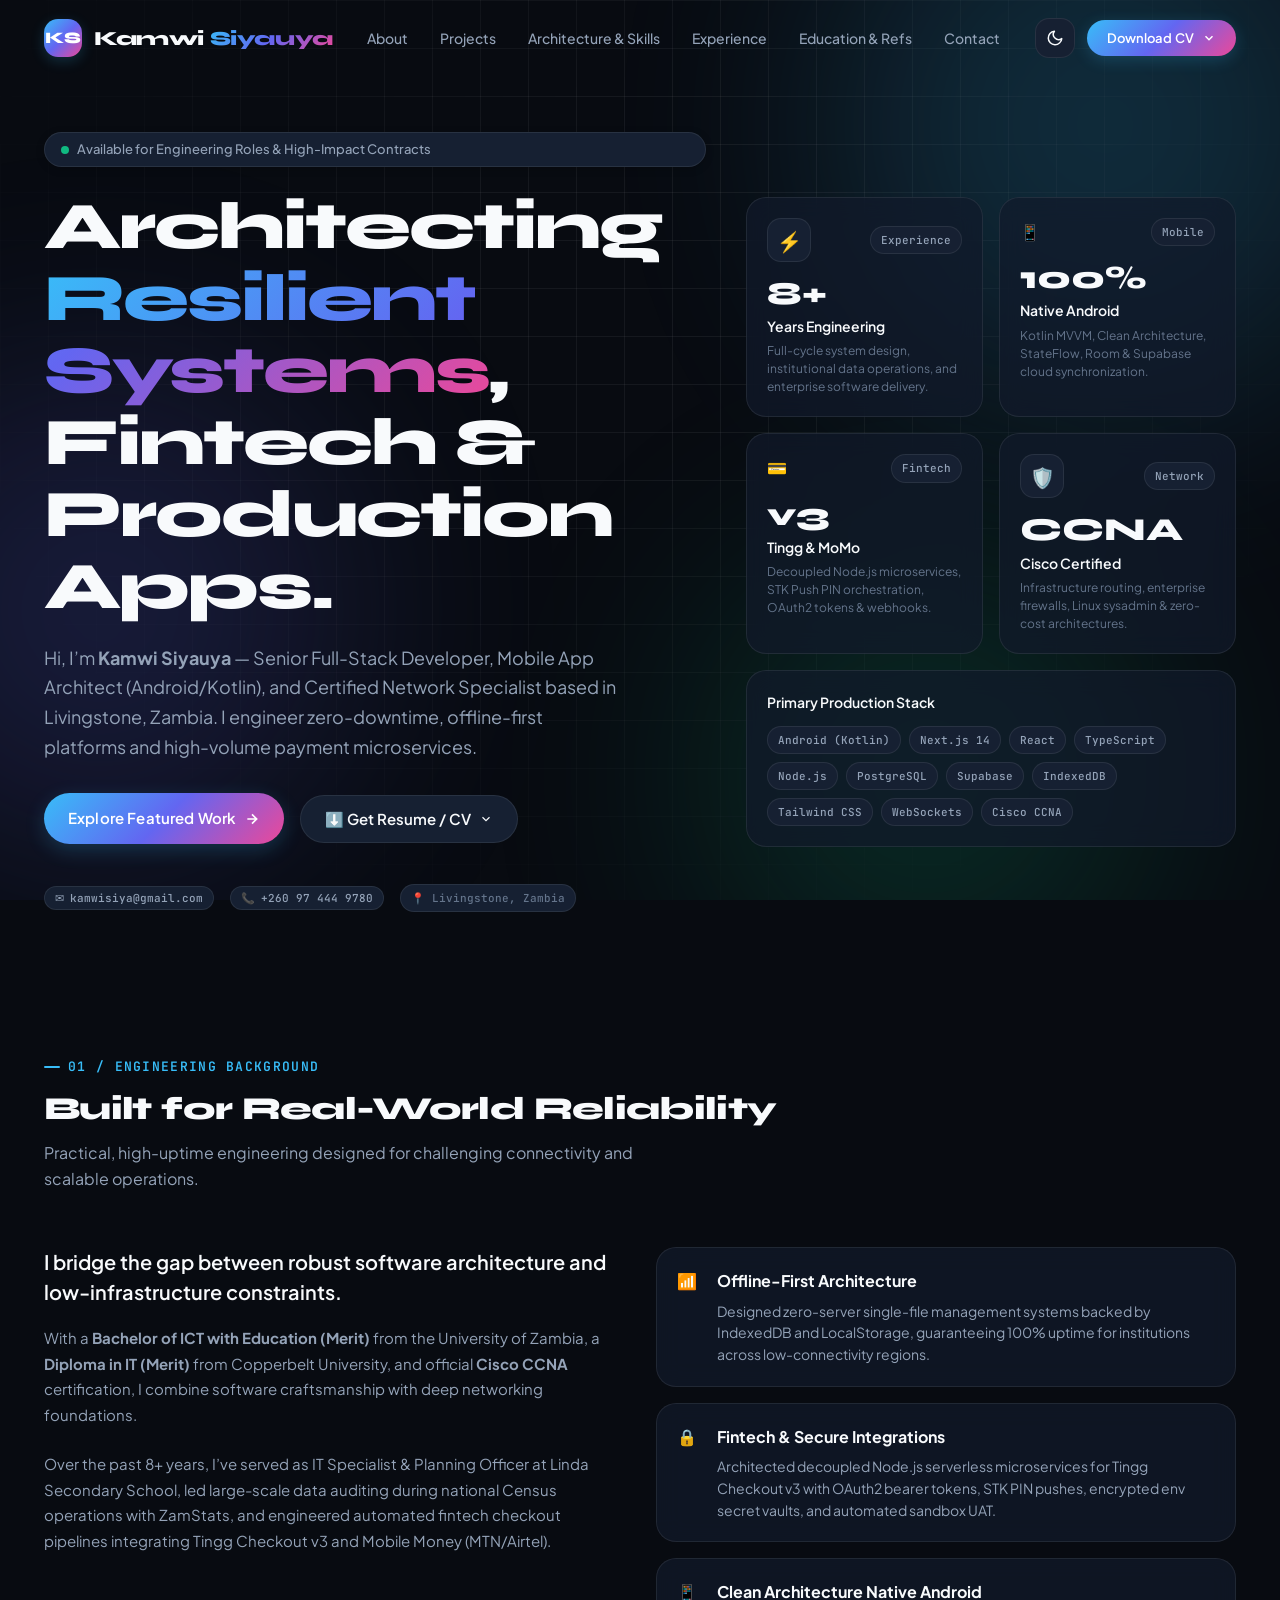
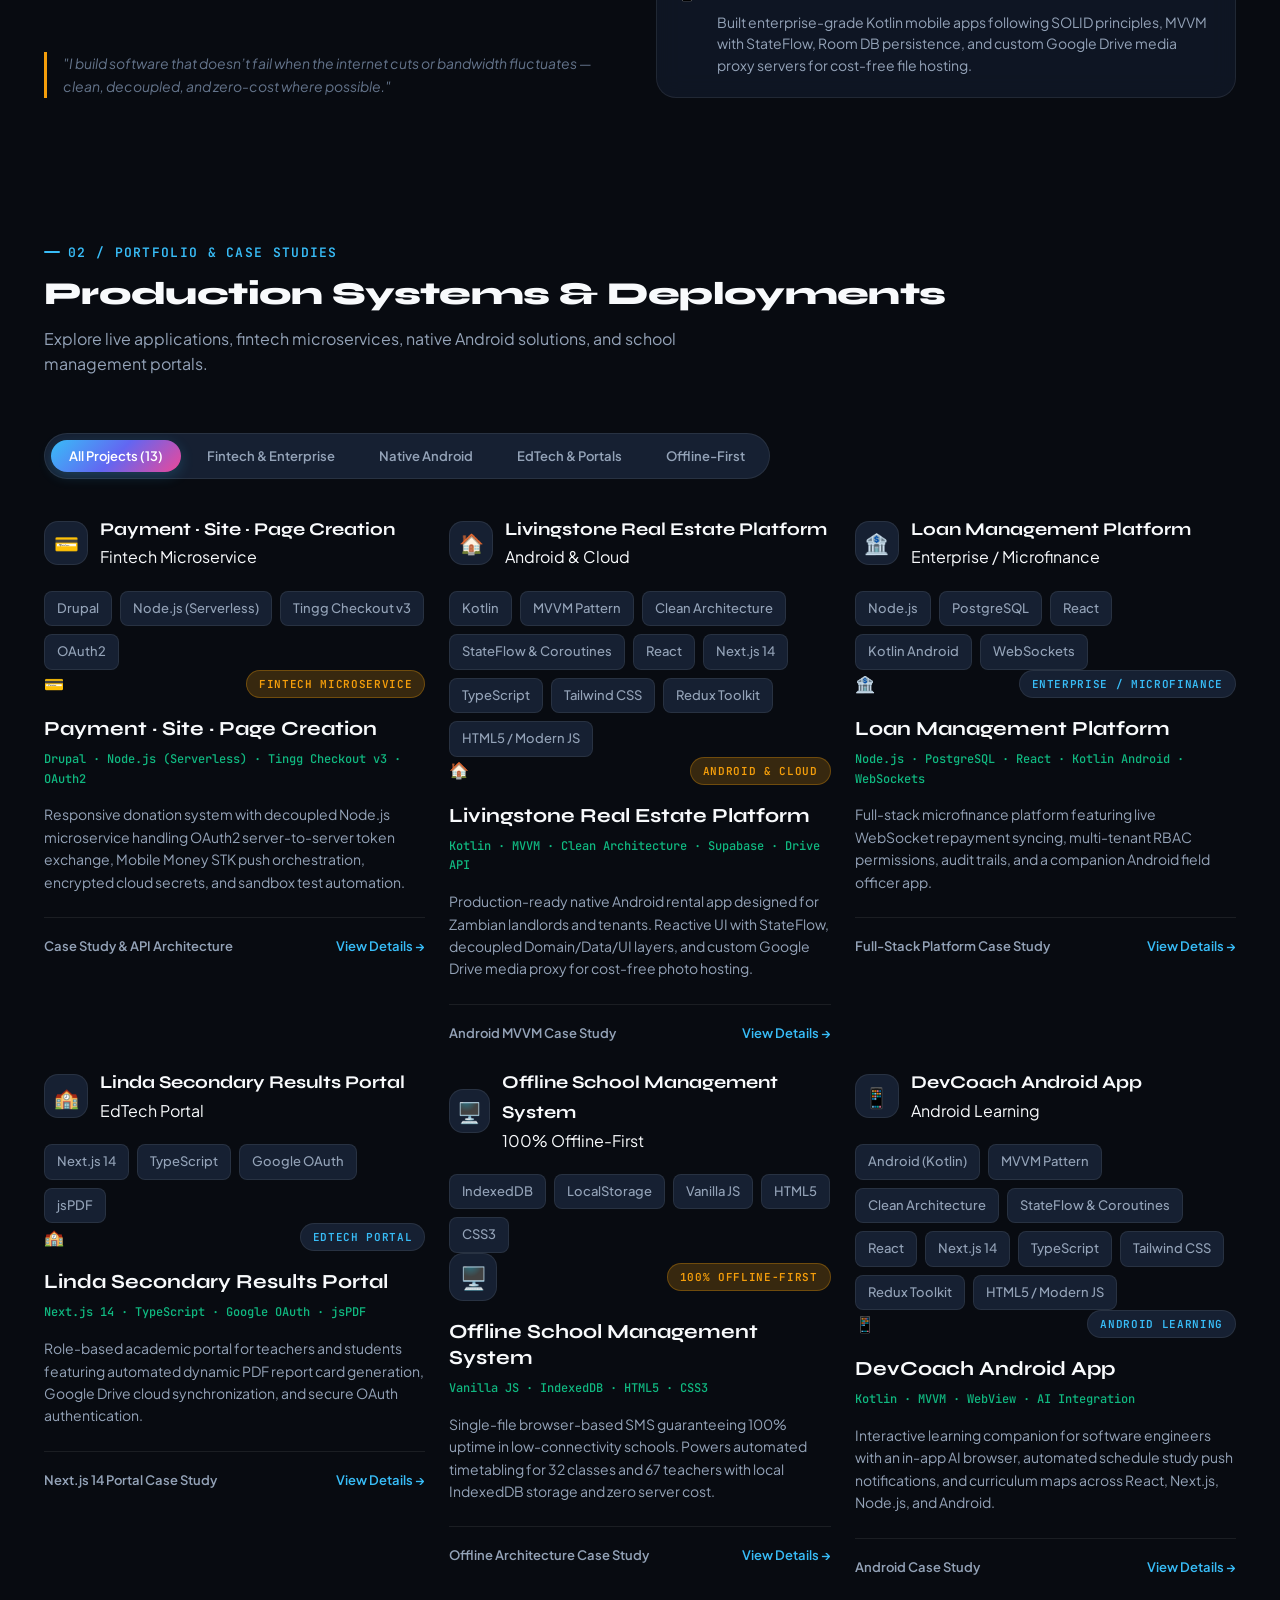
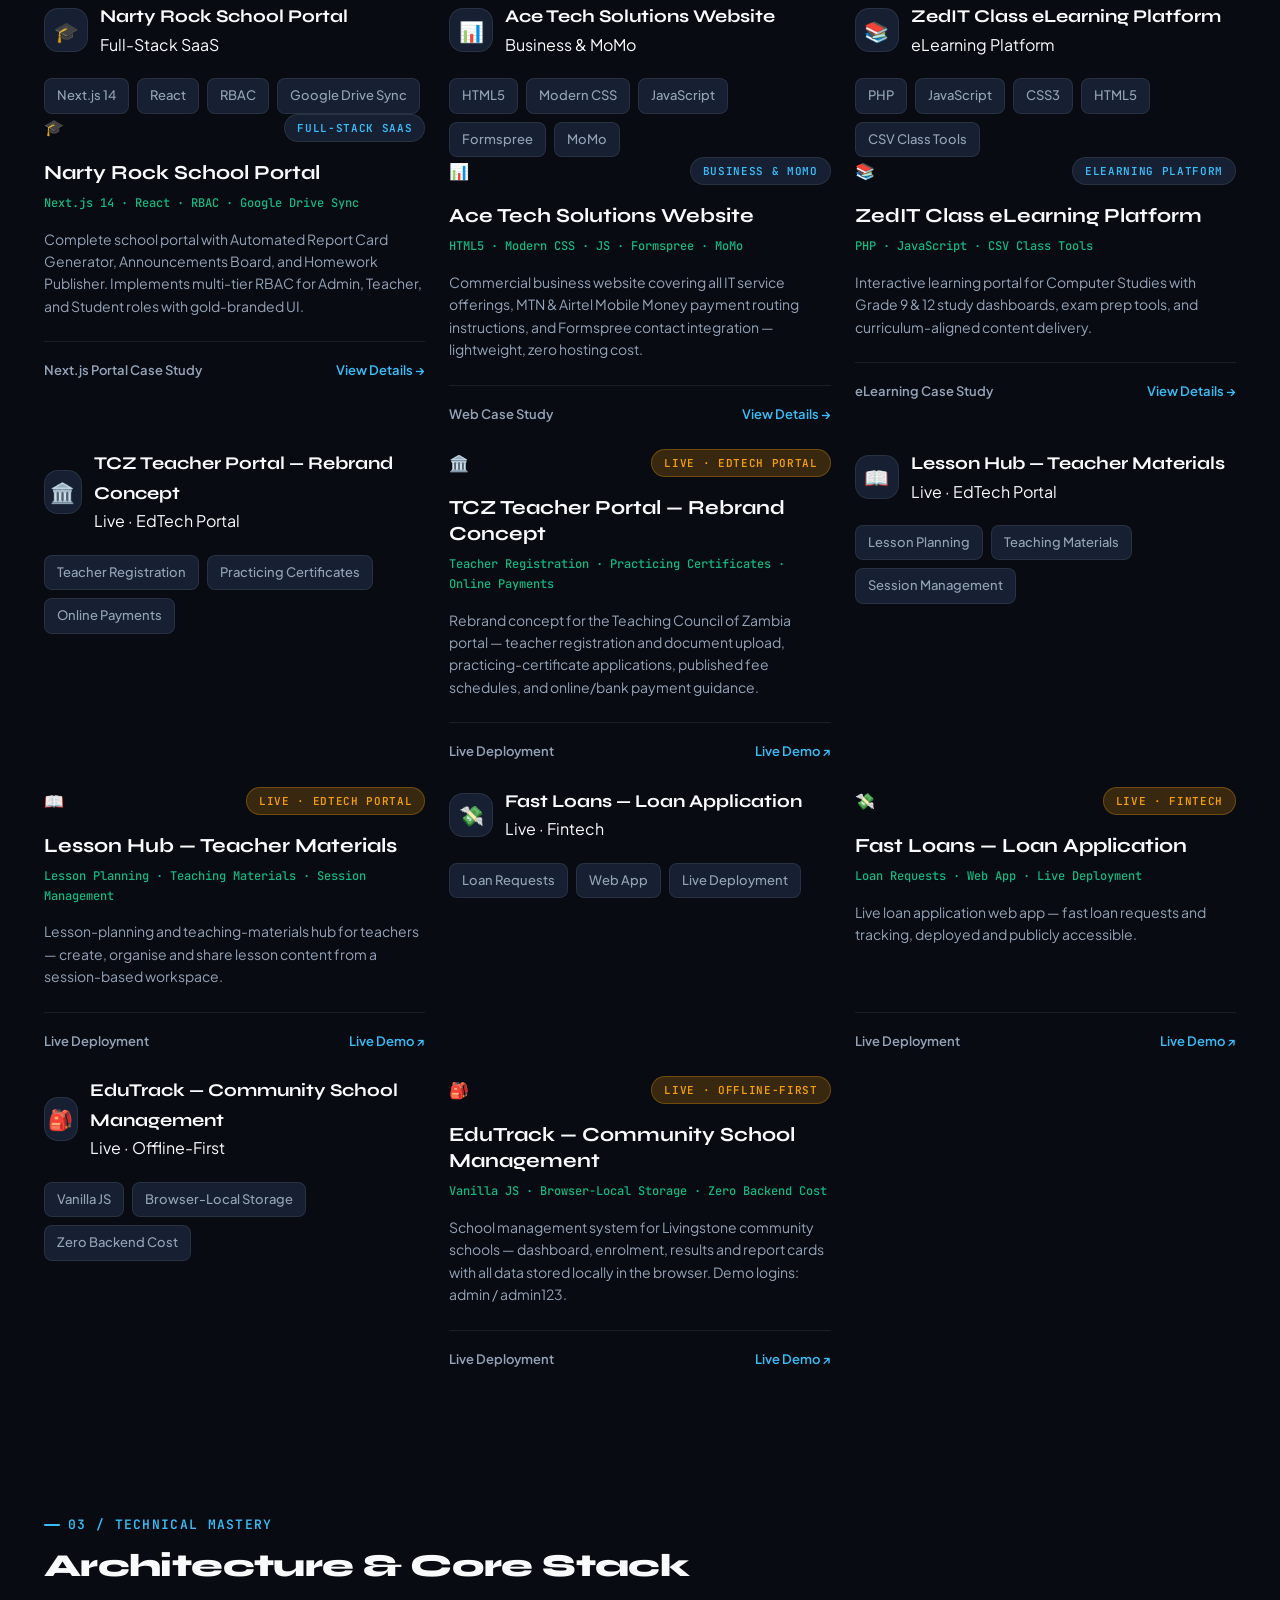
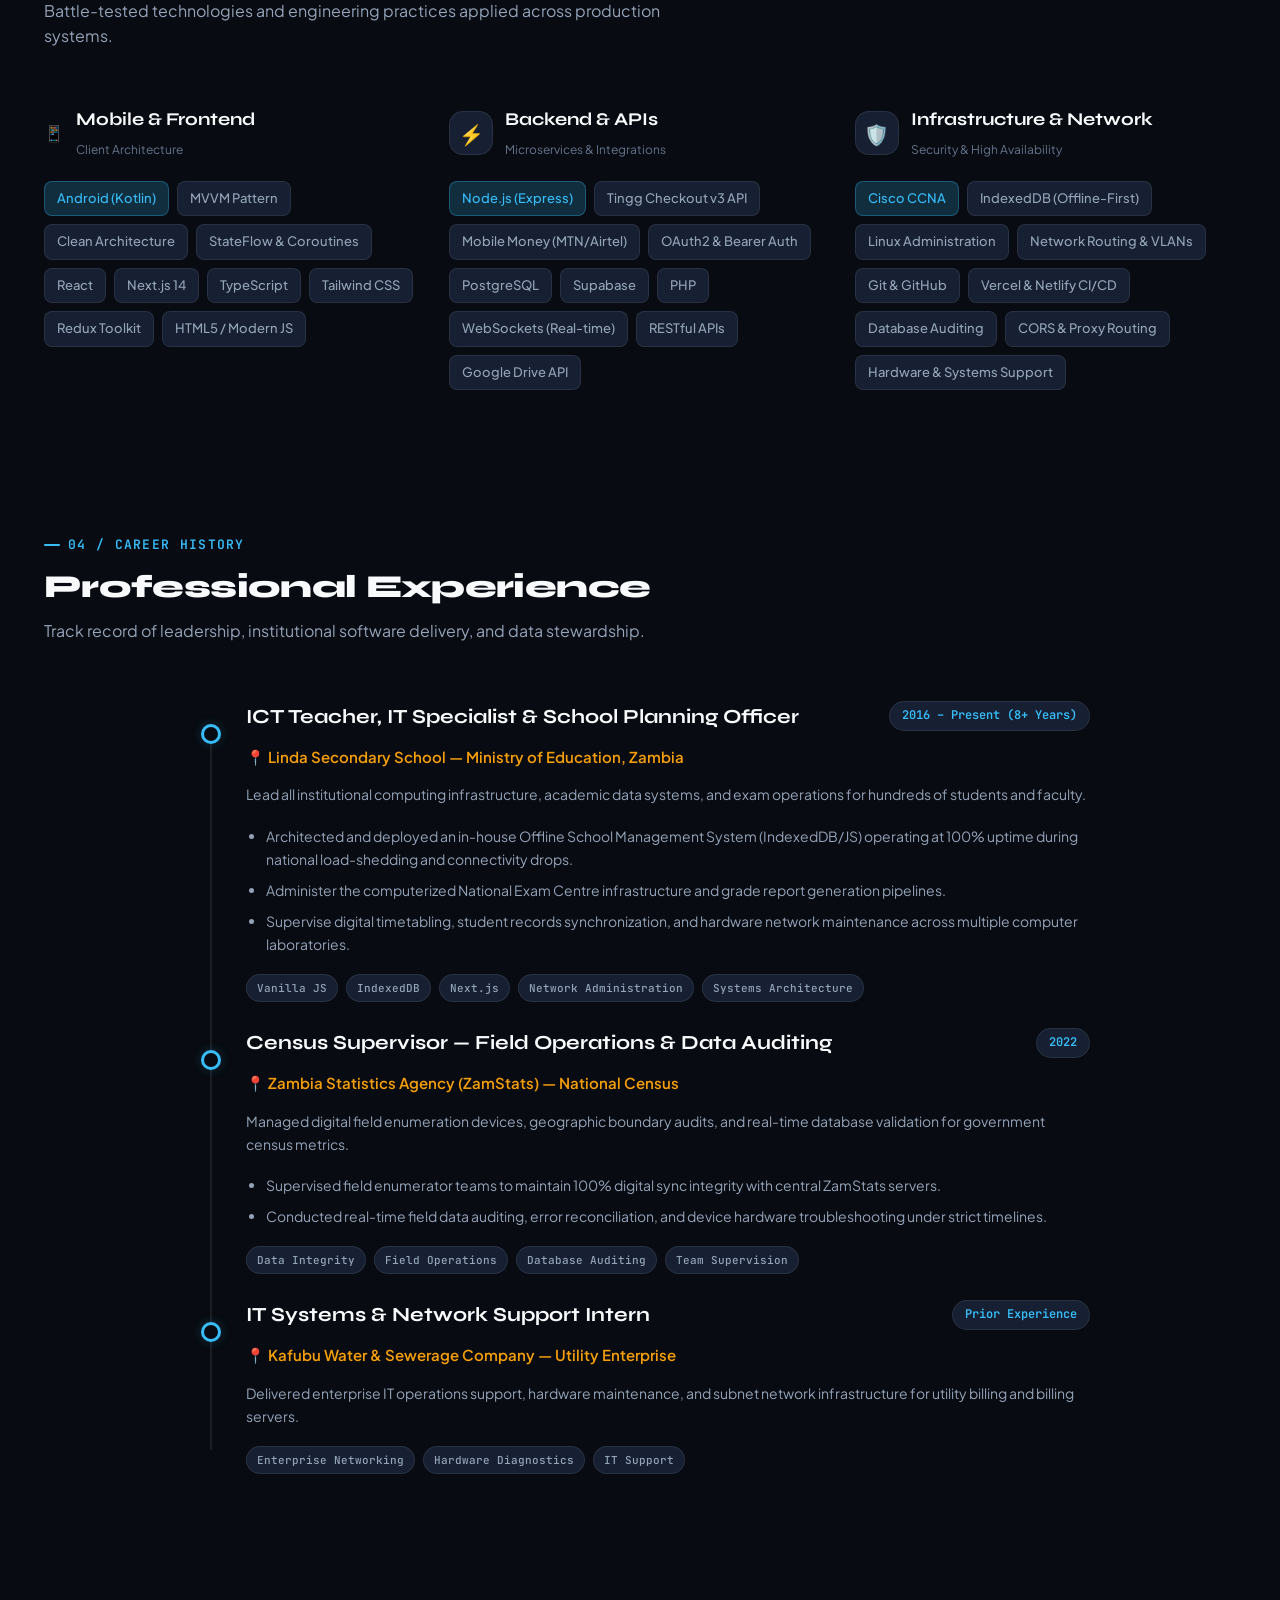
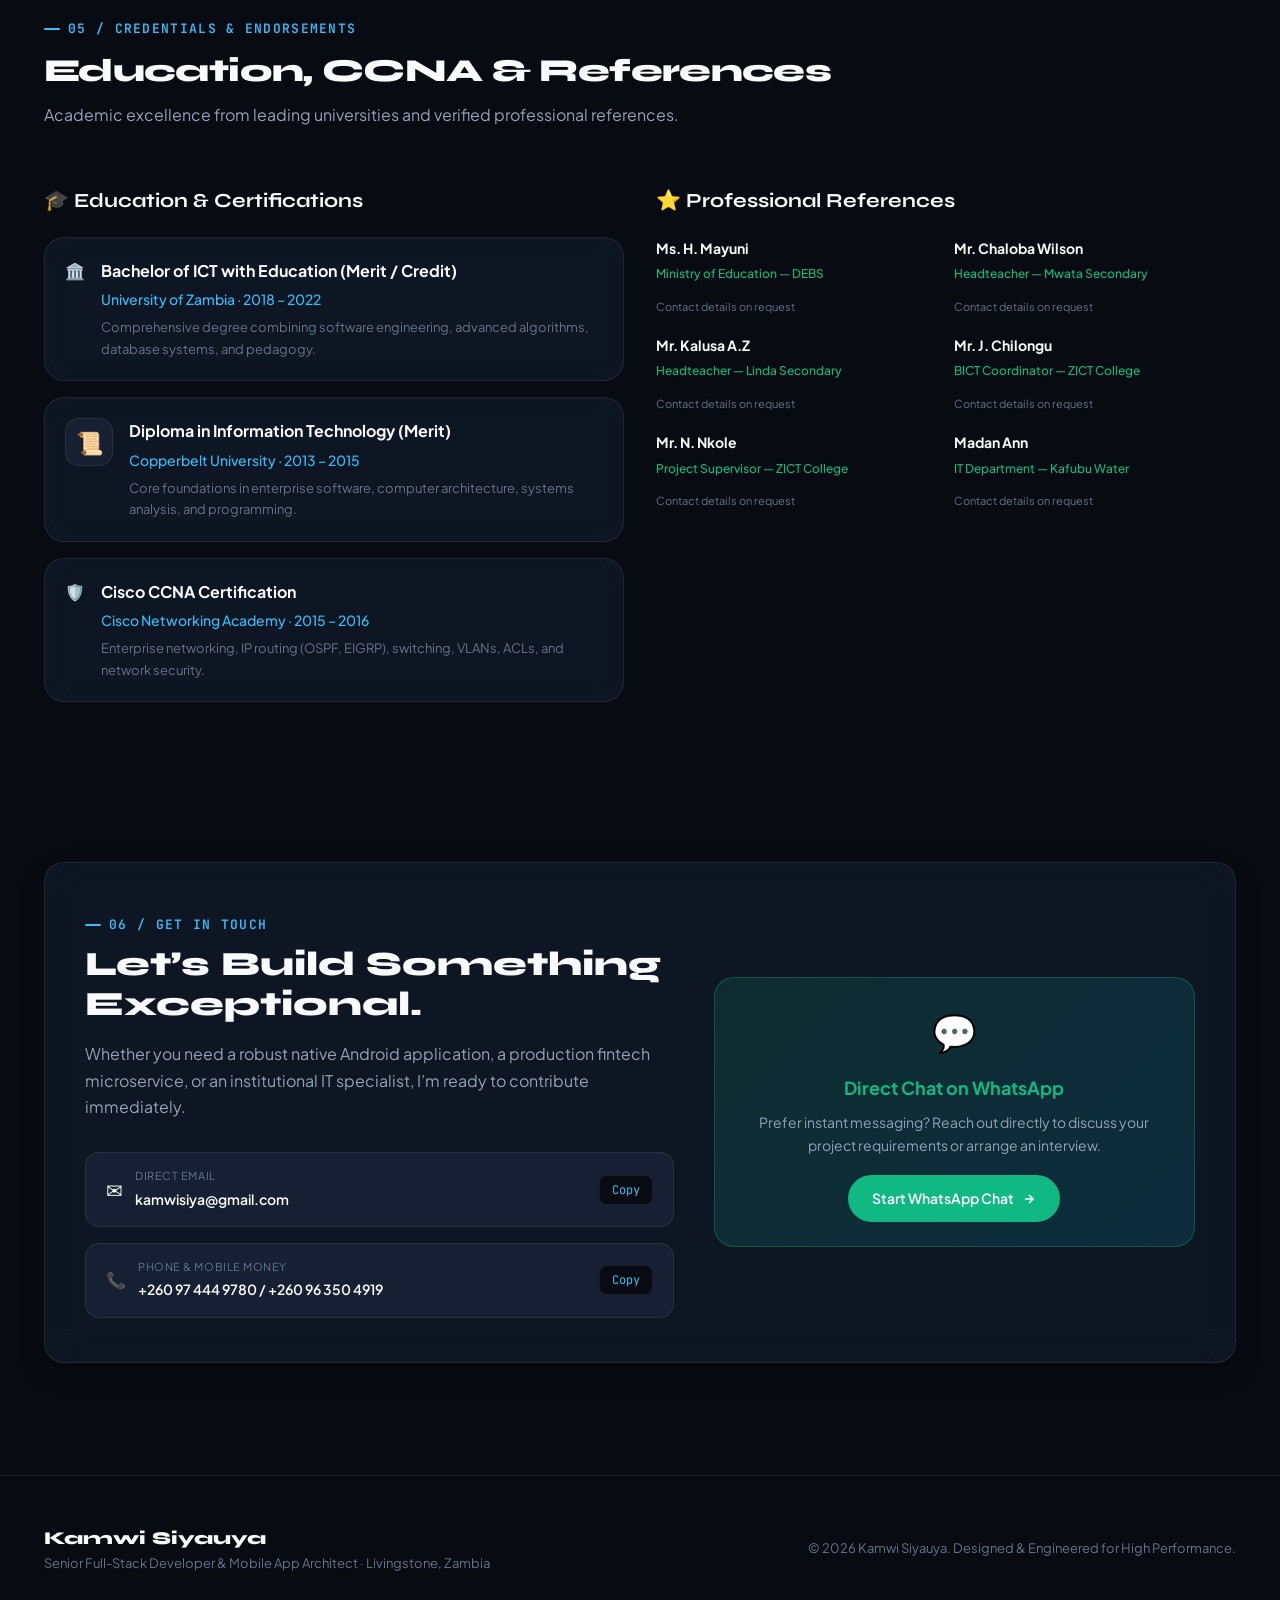
<file: index.html>
<!DOCTYPE html>
<html lang="en" data-theme="dark">
<head>
  <meta charset="UTF-8" />
  <meta name="viewport" content="width=device-width, initial-scale=1.0" />
  <title>Kamwi Siyauya — Senior Full-Stack Developer & Mobile App Architect</title>
  <meta name="description" content="Portfolio of Kamwi Siyauya — Senior Full-Stack Developer, Mobile App Architect (Android/Kotlin), and IT Specialist based in Livingstone, Zambia. Building resilient fintech, offline-first edtech, and enterprise cloud solutions." />
  <meta name="keywords" content="Kamwi Siyauya, Android Developer, Kotlin, Full-Stack Developer, Next.js, React, Node.js, Fintech, Tingg v3, Zambia IT Specialist, CCNA" />
  <meta name="author" content="Kamwi Siyauya" />
  
  <meta property="og:title" content="Kamwi Siyauya — Senior Full-Stack Developer & Mobile App Architect" />
  <meta property="og:description" content="Building resilient fintech, offline-first edtech, and enterprise mobile/web architectures." />
  <meta property="og:type" content="website" />
  <meta property="og:url" content="https://project-n2h7n.vercel.app" />

  <!-- Google Fonts: Plus Jakarta Sans, Syne, JetBrains Mono -->
  <link rel="preconnect" href="https://fonts.googleapis.com" />
  <link rel="preconnect" href="https://fonts.gstatic.com" crossorigin />
  <link href="https://fonts.googleapis.com/css2?family=JetBrains+Mono:wght@400;500;600;700&family=Plus+Jakarta+Sans:wght@300;400;500;600;700;800&family=Syne:wght@600;700;800&display=swap" rel="stylesheet" />
  
  <!-- Main Stylesheet -->
  <link rel="stylesheet" href="style.css" />
</head>
<body>

  <!-- Scroll Progress Indicator -->
  <div id="scroll-progress"></div>

  <!-- Background Ambient Glows & Grid Mesh -->
  <div class="ambient-bg">
    <div class="ambient-glow glow-1"></div>
    <div class="ambient-glow glow-2"></div>
    <div class="ambient-glow glow-3"></div>
    <div class="bg-grid-pattern"></div>
  </div>

  <!-- NAVBAR -->
  <header class="navbar-container" id="navbar">
    <div class="container">
      <div class="nav-inner">
        <a href="#hero" class="brand-logo">
          <div class="brand-badge">KS</div>
          <div class="brand-name">Kamwi <span>Siyauya</span></div>
        </a>

        <!-- Desktop Navigation Links -->
        <ul class="nav-links">
          <li><a href="#about" class="nav-link">About</a></li>
          <li><a href="#projects" class="nav-link">Projects</a></li>
          <li><a href="#skills" class="nav-link">Architecture &amp; Skills</a></li>
          <li><a href="#experience" class="nav-link">Experience</a></li>
          <li><a href="#credentials" class="nav-link">Education &amp; Refs</a></li>
          <li><a href="#contact" class="nav-link">Contact</a></li>
        </ul>

        <!-- Action Items (Theme Toggle, CV, Mobile Hamburger) -->
        <div class="nav-actions">
          <button class="theme-toggle-btn" id="themeToggle" title="Toggle Theme" aria-label="Toggle Theme">
            <svg class="theme-icon-moon" viewBox="0 0 24 24"><path d="M21 12.79A9 9 0 1 1 11.21 3 7 7 0 0 0 21 12.79z"></path></svg>
            <svg class="theme-icon-sun" viewBox="0 0 24 24"><circle cx="12" cy="12" r="5"></circle><line x1="12" y1="1" x2="12" y2="3"></line><line x1="12" y1="21" x2="12" y2="23"></line><line x1="4.22" y1="4.22" x2="5.64" y2="5.64"></line><line x1="18.36" y1="18.36" x2="19.78" y2="19.78"></line><line x1="1" y1="12" x2="3" y2="12"></line><line x1="21" y1="12" x2="23" y2="12"></line><line x1="4.22" y1="19.78" x2="5.64" y2="18.36"></line><line x1="18.36" y1="5.64" x2="19.78" y2="4.22"></line></svg>
          </button>

          <div class="cv-dropdown-wrapper">
            <button class="btn-nav-cta">
              <span>Download CV</span>
              <svg width="14" height="14" viewBox="0 0 24 24" fill="none" stroke="currentColor" stroke-width="2.5"><path d="M6 9l6 6 6-6"/></svg>
            </button>
            <div class="cv-menu">
              <a href="cv-dark.html" target="_blank" class="cv-menu-item">
                <span>🌙</span> Executive CV (Dark Theme)
              </a>
              <a href="cv-light.html" target="_blank" class="cv-menu-item">
                <span>🖨️</span> Printable CV (Light Theme)
              </a>
            </div>
          </div>

          <button class="mobile-menu-btn" id="mobileMenuOpen" aria-label="Open Menu">
            <svg width="22" height="22" viewBox="0 0 24 24" fill="none" stroke="currentColor" stroke-width="2"><line x1="3" y1="12" x2="21" y2="12"></line><line x1="3" y1="6" x2="21" y2="6"></line><line x1="3" y1="18" x2="21" y2="18"></line></svg>
          </button>
        </div>
      </div>
    </div>
  </header>

  <!-- MOBILE NAVIGATION DRAWER -->
  <div class="mobile-drawer" id="mobileDrawer">
    <div class="drawer-header">
      <div class="brand-logo">
        <div class="brand-badge">KS</div>
        <div class="brand-name">Kamwi <span>Siyauya</span></div>
      </div>
      <button class="mobile-menu-btn" id="mobileMenuClose" aria-label="Close Menu">
        <svg width="22" height="22" viewBox="0 0 24 24" fill="none" stroke="currentColor" stroke-width="2"><line x1="18" y1="6" x2="6" y2="18"></line><line x1="6" y1="6" x2="18" y2="18"></line></svg>
      </button>
    </div>
    <ul class="drawer-links">
      <li><a href="#about" class="drawer-link" onclick="closeDrawer()">About</a></li>
      <li><a href="#projects" class="drawer-link" onclick="closeDrawer()">Projects</a></li>
      <li><a href="#skills" class="drawer-link" onclick="closeDrawer()">Architecture &amp; Skills</a></li>
      <li><a href="#experience" class="drawer-link" onclick="closeDrawer()">Experience</a></li>
      <li><a href="#credentials" class="drawer-link" onclick="closeDrawer()">Education &amp; References</a></li>
      <li><a href="#contact" class="drawer-link" onclick="closeDrawer()">Contact</a></li>
      <li style="margin-top:20px;">
        <a href="cv-dark.html" target="_blank" class="btn-primary" style="justify-content:center;">
          <span>Download CV (PDF)</span>
        </a>
      </li>
    </ul>
  </div>

  <main>
    <!-- ==========================================================================
         HERO SECTION
         ========================================================================== -->
    <section class="hero-section" id="hero">
      <div class="container">
        <div class="hero-layout">
          <!-- Hero Text Content -->
          <div class="hero-text-col">
            <div class="hero-status-pill">
              <span class="pulse-dot"></span>
              <span>Available for Engineering Roles &amp; High-Impact Contracts</span>
            </div>
            
            <h1 class="hero-title">
              Architecting <span class="gradient-text">Resilient Systems</span>, Fintech &amp; Production Apps.
            </h1>

            <p class="hero-subtitle">
              Hi, I’m <strong>Kamwi Siyauya</strong> — Senior Full-Stack Developer, Mobile App Architect (Android/Kotlin), and Certified Network Specialist based in Livingstone, Zambia. I engineer zero-downtime, offline-first platforms and high-volume payment microservices.
            </p>

            <div class="hero-actions">
              <a href="#projects" class="btn-primary">
                <span>Explore Featured Work</span>
                <svg width="16" height="16" viewBox="0 0 24 24" fill="none" stroke="currentColor" stroke-width="2.5"><path d="M5 12h14M12 5l7 7-7 7"/></svg>
              </a>
              <div class="cv-dropdown-wrapper">
                <button class="btn-secondary">
                  <span>⬇️ Get Resume / CV</span>
                  <svg width="14" height="14" viewBox="0 0 24 24" fill="none" stroke="currentColor" stroke-width="2"><path d="M6 9l6 6 6-6"/></svg>
                </button>
                <div class="cv-menu">
                  <a href="cv-dark.html" target="_blank" class="cv-menu-item">
                    <span>🌙</span> Executive CV (Dark Theme)
                  </a>
                  <a href="cv-light.html" target="_blank" class="cv-menu-item">
                    <span>🖨️</span> Printable CV (Light Theme)
                  </a>
                </div>
              </div>
            </div>

            <!-- Quick Contacts Row -->
            <div style="display:flex; flex-wrap:wrap; gap:16px; align-items:center;">
              <button onclick="copyToClipboard('kamwisiya@gmail.com', 'Email copied!')" class="tag-badge" style="cursor:pointer; display:inline-flex; align-items:center; gap:6px;">
                <span>✉</span> kamwisiya@gmail.com
              </button>
              <button onclick="copyToClipboard('+260974449780', 'Phone number copied!')" class="tag-badge" style="cursor:pointer; display:inline-flex; align-items:center; gap:6px;">
                <span>📞</span> +260 97 444 9780
              </button>
              <span class="tag-badge" style="color:var(--text-muted);">📍 Livingstone, Zambia</span>
            </div>
          </div>

          <!-- Hero Bento Highlights -->
          <div class="hero-bento-grid">
            <div class="bento-card">
              <div class="bento-card-header">
                <div class="bento-icon-box">⚡</div>
                <span class="tag-badge">Experience</span>
              </div>
              <div class="bento-stat">8+</div>
              <div class="bento-title">Years Engineering</div>
              <p class="bento-desc">Full-cycle system design, institutional data operations, and enterprise software delivery.</p>
            </div>

            <div class="bento-card">
              <div class="bento-card-header">
                📱
                <span class="tag-badge">Mobile</span>
              </div>
              <div class="bento-stat">100%</div>
              <div class="bento-title">Native Android</div>
              <p class="bento-desc">Kotlin MVVM, Clean Architecture, StateFlow, Room &amp; Supabase cloud synchronization.</p>
            </div>

            <div class="bento-card">
              <div class="bento-card-header">
                💳
                <span class="tag-badge">Fintech</span>
              </div>
              <div class="bento-stat">v3</div>
              <div class="bento-title">Tingg &amp; MoMo</div>
              <p class="bento-desc">Decoupled Node.js microservices, STK Push PIN orchestration, OAuth2 tokens &amp; webhooks.</p>
            </div>

            <div class="bento-card">
              <div class="bento-card-header">
                <div class="bento-icon-box">🛡️</div>
                <span class="tag-badge">Network</span>
              </div>
              <div class="bento-stat">CCNA</div>
              <div class="bento-title">Cisco Certified</div>
              <p class="bento-desc">Infrastructure routing, enterprise firewalls, Linux sysadmin &amp; zero-cost architectures.</p>
            </div>

            <!-- Full-width Tech Stack Banner -->
            <div class="bento-card bento-wide">
              <div class="bento-title">Primary Production Stack</div>
              <div class="stack-tags-scroll">
                <span class="tag-badge">Android (Kotlin)</span>
                <span class="tag-badge">Next.js 14</span>
                <span class="tag-badge">React</span>
                <span class="tag-badge">TypeScript</span>
                <span class="tag-badge">Node.js</span>
                <span class="tag-badge">PostgreSQL</span>
                <span class="tag-badge">Supabase</span>
                <span class="tag-badge">IndexedDB</span>
                <span class="tag-badge">Tailwind CSS</span>
                <span class="tag-badge">WebSockets</span>
                <span class="tag-badge">Cisco CCNA</span>
              </div>
            </div>
          </div>
        </div>
      </div>
    </section>

    <!-- ==========================================================================
         ABOUT & ENGINEERING PHILOSOPHY
         ========================================================================== -->
    <section class="section" id="about">
      <div class="container">
        <div class="section-header">
          <div class="section-eyebrow">01 / Engineering Background</div>
          <h2 class="section-title">Built for Real-World Reliability</h2>
          <p class="section-desc">Practical, high-uptime engineering designed for challenging connectivity and scalable operations.</p>
        </div>

        <div class="about-grid">
          <!-- Bio Story Card -->
          <div class="about-bio-card">
            <div>
              <h3 class="about-lead">
                I bridge the gap between robust software architecture and low-infrastructure constraints.
              </h3>
              <p class="about-text">
                With a <strong>Bachelor of ICT with Education (Merit)</strong> from the University of Zambia, a <strong>Diploma in IT (Merit)</strong> from Copperbelt University, and official <strong>Cisco CCNA</strong> certification, I combine software craftsmanship with deep networking foundations.
              </p>
              <p class="about-text">
                Over the past 8+ years, I’ve served as IT Specialist &amp; Planning Officer at Linda Secondary School, led large-scale data auditing during national Census operations with ZamStats, and engineered automated fintech checkout pipelines integrating Tingg Checkout v3 and Mobile Money (MTN/Airtel).
              </p>
            </div>
            <div class="about-quote">
              "I build software that doesn’t fail when the internet cuts or bandwidth fluctuates — clean, decoupled, and zero-cost where possible."
            </div>
          </div>

          <!-- Feature Cards / Value Pillars -->
          <div class="about-feature-boxes">
            <div class="feature-box">
              📶
              <div class="feature-content">
                <h4>Offline-First Architecture</h4>
                <p>Designed zero-server single-file management systems backed by IndexedDB and LocalStorage, guaranteeing 100% uptime for institutions across low-connectivity regions.</p>
              </div>
            </div>

            <div class="feature-box">
              🔒
              <div class="feature-content">
                <h4>Fintech &amp; Secure Integrations</h4>
                <p>Architected decoupled Node.js serverless microservices for Tingg Checkout v3 with OAuth2 bearer tokens, STK PIN pushes, encrypted env secret vaults, and automated sandbox UAT.</p>
              </div>
            </div>

            <div class="feature-box">
              📱
              <div class="feature-content">
                <h4>Clean Architecture Native Android</h4>
                <p>Built enterprise-grade Kotlin mobile apps following SOLID principles, MVVM with StateFlow, Room DB persistence, and custom Google Drive media proxy servers for cost-free file hosting.</p>
              </div>
            </div>
          </div>
        </div>
      </div>
    </section>

    <!-- ==========================================================================
         FEATURED PROJECTS SECTION
         ========================================================================== -->
    <section class="section" id="projects">
      <div class="container">
        <div class="section-header">
          <div class="section-eyebrow">02 / Portfolio &amp; Case Studies</div>
          <h2 class="section-title">Production Systems &amp; Deployments</h2>
          <p class="section-desc">Explore live applications, fintech microservices, native Android solutions, and school management portals.</p>
        </div>

        <!-- Filterable Tabs -->
        <div class="projects-filter-bar">
          <button class="filter-btn active" data-filter="all">All Projects (13)</button>
          <button class="filter-btn" data-filter="fintech">Fintech &amp; Enterprise</button>
          <button class="filter-btn" data-filter="android">Native Android</button>
          <button class="filter-btn" data-filter="edtech">EdTech &amp; Portals</button>
          <button class="filter-btn" data-filter="offline">Offline-First</button>
        </div>

        <!-- Projects Bento Grid -->
        <div class="projects-grid" id="projectsGrid">

          <!-- Project 1: Payment Checkout Page Creation -->
          <a href="https://project-payment.vercel.app/" class="skill-category-card" data-category="fintech" target="_blank" rel="noopener">
            <div class="skill-cat-header">
              <div class="skill-cat-icon">💳</div>
              <div class="skill-cat-info">
                <h3 class="skill-cat-title">Payment · Site · Page Creation</h3>
                <span class="skill-cat-desc">Fintech Microservice</span>
              </div>
            </div>
            <div class="skill-chips-list">
              <span class="skill-chip">Drupal</span>
              <span class="skill-chip">Node.js (Serverless)</span>
              <span class="skill-chip">Tingg Checkout v3</span>
              <span class="skill-chip">OAuth2</span>
            </div>
          
            <div>
              <div class="project-card-top">
                💳
                <span class="project-category-tag featured">Fintech Microservice</span>
              </div>
              <h3 class="project-title">Payment · Site · Page Creation</h3>
              <div class="project-stack-text">Drupal · Node.js (Serverless) · Tingg Checkout v3 · OAuth2</div>
              <p class="project-desc">
                Responsive donation system with decoupled Node.js microservice handling OAuth2 server-to-server token exchange, Mobile Money STK push orchestration, encrypted cloud secrets, and sandbox test automation.
              </p>
            </div>
            <div class="project-card-footer">
              <span>Case Study &amp; API Architecture</span>
              <span class="project-action-link">View Details →</span>
            </div>
          </a>

          <!-- Project 2: Livingstone Real Estate Platform -->
          <a href="https://livingstone-real-estate.vercel.app/" class="skill-category-card" data-category="android" target="_blank" rel="noopener">
            <div class="skill-cat-header">
              <div class="skill-cat-icon">🏠</div>
              <div class="skill-cat-info">
                <h3 class="skill-cat-title">Livingstone Real Estate Platform</h3>
                <span class="skill-cat-desc">Android & Cloud</span>
              </div>
            </div>
            <div class="skill-chips-list">
              <span class="skill-chip">Kotlin</span>
              <span class="skill-chip">MVVM Pattern</span>
              <span class="skill-chip">Clean Architecture</span>
              <span class="skill-chip">StateFlow & Coroutines</span>
              <span class="skill-chip">React</span>
              <span class="skill-chip">Next.js 14</span>
              <span class="skill-chip">TypeScript</span>
              <span class="skill-chip">Tailwind CSS</span>
              <span class="skill-chip">Redux Toolkit</span>
              <span class="skill-chip">HTML5 / Modern JS</span>
            </div>
          
            <div>
              <div class="project-card-top">
                🏠
                <span class="project-category-tag featured">Android &amp; Cloud</span>
              </div>
              <h3 class="project-title">Livingstone Real Estate Platform</h3>
              <div class="project-stack-text">Kotlin · MVVM · Clean Architecture · Supabase · Drive API</div>
              <p class="project-desc">
                Production-ready native Android rental app designed for Zambian landlords and tenants. Reactive UI with StateFlow, decoupled Domain/Data/UI layers, and custom Google Drive media proxy for cost-free photo hosting.
              </p>
            </div>
            <div class="project-card-footer">
              <span>Android MVVM Case Study</span>
              <span class="project-action-link">View Details →</span>
            </div>
          </a>

          <!-- Project 3: Loan Management Platform -->
          <a href="https://loan-platform.vercel.app/" class="skill-category-card" data-category="fintech" target="_blank" rel="noopener">
            <div class="skill-cat-header">
              <div class="skill-cat-icon">🏦</div>
              <div class="skill-cat-info">
                <h3 class="skill-cat-title">Loan Management Platform</h3>
                <span class="skill-cat-desc">Enterprise / Microfinance</span>
              </div>
            </div>
            <div class="skill-chips-list">
              <span class="skill-chip">Node.js</span>
              <span class="skill-chip">PostgreSQL</span>
              <span class="skill-chip">React</span>
              <span class="skill-chip">Kotlin Android</span>
              <span class="skill-chip">WebSockets</span>
            </div>
          
            <div>
              <div class="project-card-top">
                🏦
                <span class="project-category-tag">Enterprise / Microfinance</span>
              </div>
              <h3 class="project-title">Loan Management Platform</h3>
              <div class="project-stack-text">Node.js · PostgreSQL · React · Kotlin Android · WebSockets</div>
              <p class="project-desc">
                Full-stack microfinance platform featuring live WebSocket repayment syncing, multi-tenant RBAC permissions, audit trails, and a companion Android field officer app.
              </p>
            </div>
            <div class="project-card-footer">
              <span>Full-Stack Platform Case Study</span>
              <span class="project-action-link">View Details →</span>
            </div>
          </a>

          <!-- Project 4: Linda Secondary Results Portal -->
          <a href="https://linda-secondary.vercel.app/" class="skill-category-card" data-category="edtech" target="_blank" rel="noopener">
            <div class="skill-cat-header">
              <div class="skill-cat-icon">🏫</div>
              <div class="skill-cat-info">
                <h3 class="skill-cat-title">Linda Secondary Results Portal</h3>
                <span class="skill-cat-desc">EdTech Portal</span>
              </div>
            </div>
            <div class="skill-chips-list">
              <span class="skill-chip">Next.js 14</span>
              <span class="skill-chip">TypeScript</span>
              <span class="skill-chip">Google OAuth</span>
              <span class="skill-chip">jsPDF</span>
            </div>
          
            <div>
              <div class="project-card-top">
                🏫
                <span class="project-category-tag">EdTech Portal</span>
              </div>
              <h3 class="project-title">Linda Secondary Results Portal</h3>
              <div class="project-stack-text">Next.js 14 · TypeScript · Google OAuth · jsPDF</div>
              <p class="project-desc">
                Role-based academic portal for teachers and students featuring automated dynamic PDF report card generation, Google Drive cloud synchronization, and secure OAuth authentication.
              </p>
            </div>
            <div class="project-card-footer">
              <span>Next.js 14 Portal Case Study</span>
              <span class="project-action-link">View Details →</span>
            </div>
          </a>

          <!-- Project 5: Offline School Management System -->
          <a href="https://offline-school.vercel.app/" class="skill-category-card" data-category="offline" target="_blank" rel="noopener">
            <div class="skill-cat-header">
              <div class="skill-cat-icon">🖥️</div>
              <div class="skill-cat-info">
                <h3 class="skill-cat-title">Offline School Management System</h3>
                <span class="skill-cat-desc">100% Offline-First</span>
              </div>
            </div>
            <div class="skill-chips-list">
              <span class="skill-chip">IndexedDB</span>
              <span class="skill-chip">LocalStorage</span>
              <span class="skill-chip">Vanilla JS</span>
              <span class="skill-chip">HTML5</span>
              <span class="skill-chip">CSS3</span>
            </div>
          
            <div>
              <div class="project-card-top">
                <div class="project-icon-badge">🖥️</div>
                <span class="project-category-tag featured">100% Offline-First</span>
              </div>
              <h3 class="project-title">Offline School Management System</h3>
              <div class="project-stack-text">Vanilla JS · IndexedDB · HTML5 · CSS3</div>
              <p class="project-desc">
                Single-file browser-based SMS guaranteeing 100% uptime in low-connectivity schools. Powers automated timetabling for 32 classes and 67 teachers with local IndexedDB storage and zero server cost.
              </p>
            </div>
            <div class="project-card-footer">
              <span>Offline Architecture Case Study</span>
              <span class="project-action-link">View Details →</span>
            </div>
          </a>

          <!-- Project 6: DevCoach Android App -->
          <a href="https://devcoach-app.vercel.app/" class="skill-category-card" data-category="android" target="_blank" rel="noopener">
            <div class="skill-cat-header">
              <div class="skill-cat-icon">📱</div>
              <div class="skill-cat-info">
                <h3 class="skill-cat-title">DevCoach Android App</h3>
                <span class="skill-cat-desc">Android Learning</span>
              </div>
            </div>
            <div class="skill-chips-list">
              <span class="skill-chip">Android (Kotlin)</span>
              <span class="skill-chip">MVVM Pattern</span>
              <span class="skill-chip">Clean Architecture</span>
              <span class="skill-chip">StateFlow & Coroutines</span>
              <span class="skill-chip">React</span>
              <span class="skill-chip">Next.js 14</span>
              <span class="skill-chip">TypeScript</span>
              <span class="skill-chip">Tailwind CSS</span>
              <span class="skill-chip">Redux Toolkit</span>
              <span class="skill-chip">HTML5 / Modern JS</span>
            </div>
          
            <div>
              <div class="project-card-top">
                📱
                <span class="project-category-tag">Android Learning</span>
              </div>
              <h3 class="project-title">DevCoach Android App</h3>
              <div class="project-stack-text">Kotlin · MVVM · WebView · AI Integration</div>
              <p class="project-desc">
                Interactive learning companion for software engineers with an in-app AI browser, automated schedule study push notifications, and curriculum maps across React, Next.js, Node.js, and Android.
              </p>
            </div>
            <div class="project-card-footer">
              <span>Android Case Study</span>
              <span class="project-action-link">View Details →</span>
            </div>
          </a>

          <!-- Project 7: Narty Rock School Portal -->
          <a href="https://narty-rock-vercel.vercel.app/" class="skill-category-card" data-category="edtech" target="_blank" rel="noopener">
            <div class="skill-cat-header">
              <div class="skill-cat-icon">🎓</div>
              <div class="skill-cat-info">
                <h3 class="skill-cat-title">Narty Rock School Portal</h3>
                <span class="skill-cat-desc">Full-Stack SaaS</span>
              </div>
            </div>
            <div class="skill-chips-list">
              <span class="skill-chip">Next.js 14</span>
              <span class="skill-chip">React</span>
              <span class="skill-chip">RBAC</span>
              <span class="skill-chip">Google Drive Sync</span>
            </div>
          
            <div>
              <div class="project-card-top">
                🎓
                <span class="project-category-tag">Full-Stack SaaS</span>
              </div>
              <h3 class="project-title">Narty Rock School Portal</h3>
              <div class="project-stack-text">Next.js 14 · React · RBAC · Google Drive Sync</div>
              <p class="project-desc">
                Complete school portal with Automated Report Card Generator, Announcements Board, and Homework Publisher. Implements multi-tier RBAC for Admin, Teacher, and Student roles with gold-branded UI.
              </p>
            </div>
            <div class="project-card-footer">
              <span>Next.js Portal Case Study</span>
              <span class="project-action-link">View Details →</span>
            </div>
          </a>

          <!-- Project 8: Ace Tech Solutions Website -->
          <a href="https://acetech-solutions.vercel.app/" class="skill-category-card" data-category="fintech" target="_blank" rel="noopener">
            <div class="skill-cat-header">
              <div class="skill-cat-icon">📊</div>
              <div class="skill-cat-info">
                <h3 class="skill-cat-title">Ace Tech Solutions Website</h3>
                <span class="skill-cat-desc">Business & MoMo</span>
              </div>
            </div>
            <div class="skill-chips-list">
              <span class="skill-chip">HTML5</span>
              <span class="skill-chip">Modern CSS</span>
              <span class="skill-chip">JavaScript</span>
              <span class="skill-chip">Formspree</span>
              <span class="skill-chip">MoMo</span>
            </div>
          
            <div>
              <div class="project-card-top">
                📊
                <span class="project-category-tag">Business &amp; MoMo</span>
              </div>
              <h3 class="project-title">Ace Tech Solutions Website</h3>
              <div class="project-stack-text">HTML5 · Modern CSS · JS · Formspree · MoMo</div>
              <p class="project-desc">
                Commercial business website covering all IT service offerings, MTN &amp; Airtel Mobile Money payment routing instructions, and Formspree contact integration — lightweight, zero hosting cost.
              </p>
            </div>
            <div class="project-card-footer">
              <span>Web Case Study</span>
              <span class="project-action-link">View Details →</span>
            </div>
          </a>

          <!-- Project 9: ZedIT Class eLearning Platform -->
          <a href="https://zedit-portal.vercel.app/" class="skill-category-card" data-category="edtech" target="_blank" rel="noopener">
            <div class="skill-cat-header">
              <div class="skill-cat-icon">📚</div>
              <div class="skill-cat-info">
                <h3 class="skill-cat-title">ZedIT Class eLearning Platform</h3>
                <span class="skill-cat-desc">eLearning Platform</span>
              </div>
            </div>
            <div class="skill-chips-list">
              <span class="skill-chip">PHP</span>
              <span class="skill-chip">JavaScript</span>
              <span class="skill-chip">CSS3</span>
              <span class="skill-chip">HTML5</span>
              <span class="skill-chip">CSV Class Tools</span>
            </div>
          
            <div>
              <div class="project-card-top">
                📚
                <span class="project-category-tag">eLearning Platform</span>
              </div>
              <h3 class="project-title">ZedIT Class eLearning Platform</h3>
              <div class="project-stack-text">PHP · JavaScript · CSV Class Tools</div>
              <p class="project-desc">
                Interactive learning portal for Computer Studies with Grade 9 &amp; 12 study dashboards, exam prep tools, and curriculum-aligned content delivery.
              </p>
            </div>
            <div class="project-card-footer">
              <span>eLearning Case Study</span>
              <span class="project-action-link">View Details →</span>
            </div>
          </a>

          <!-- Live Project 1: TCZ Teacher Portal — Rebrand Concept -->
          <a href="https://ti-cz.vercel.app/" class="skill-category-card" data-category="edtech" target="_blank" rel="noopener">
            <div class="skill-cat-header">
              <div class="skill-cat-icon">🏛️</div>
              <div class="skill-cat-info">
                <h3 class="skill-cat-title">TCZ Teacher Portal — Rebrand Concept</h3>
                <span class="skill-cat-desc">Live · EdTech Portal</span>
              </div>
            </div>
            <div class="skill-chips-list">
              <span class="skill-chip">Teacher Registration</span>
              <span class="skill-chip">Practicing Certificates</span>
              <span class="skill-chip">Online Payments</span>
            </div>
          </a>
          <article class="project-card" data-category="edtech">
            <div>
              <div class="project-card-top">
                🏛️
                <span class="project-category-tag featured">Live · EdTech Portal</span>
              </div>
              <h3 class="project-title">TCZ Teacher Portal — Rebrand Concept</h3>
              <div class="project-stack-text">Teacher Registration · Practicing Certificates · Online Payments</div>
              <p class="project-desc">
                Rebrand concept for the Teaching Council of Zambia portal — teacher registration and document upload, practicing-certificate applications, published fee schedules, and online/bank payment guidance.
              </p>
            </div>
            <div class="project-card-footer">
              <span>Live Deployment</span>
              <a class="project-action-link" href="https://ti-cz.vercel.app/" target="_blank" rel="noopener">Live Demo ↗</a>
            </div>
          </article>

          <!-- Live Project 2: Lesson Hub — Teacher Materials -->
          <a href="https://lesson-hub-frontend.vercel.app/" class="skill-category-card" data-category="edtech" target="_blank" rel="noopener">
            <div class="skill-cat-header">
              <div class="skill-cat-icon">📖</div>
              <div class="skill-cat-info">
                <h3 class="skill-cat-title">Lesson Hub — Teacher Materials</h3>
                <span class="skill-cat-desc">Live · EdTech Portal</span>
              </div>
            </div>
            <div class="skill-chips-list">
              <span class="skill-chip">Lesson Planning</span>
              <span class="skill-chip">Teaching Materials</span>
              <span class="skill-chip">Session Management</span>
            </div>
          </a>
          <article class="project-card" data-category="edtech">
            <div>
              <div class="project-card-top">
                📖
                <span class="project-category-tag featured">Live · EdTech Portal</span>
              </div>
              <h3 class="project-title">Lesson Hub — Teacher Materials</h3>
              <div class="project-stack-text">Lesson Planning · Teaching Materials · Session Management</div>
              <p class="project-desc">
                Lesson-planning and teaching-materials hub for teachers — create, organise and share lesson content from a session-based workspace.
              </p>
            </div>
            <div class="project-card-footer">
              <span>Live Deployment</span>
              <a class="project-action-link" href="https://lesson-hub-frontend.vercel.app/" target="_blank" rel="noopener">Live Demo ↗</a>
            </div>
          </article>

          <!-- Live Project 3: Fast Loans — Loan Application -->
          <a href="https://fastlon.netlify.app/" class="skill-category-card" data-category="fintech" target="_blank" rel="noopener">
            <div class="skill-cat-header">
              <div class="skill-cat-icon">💸</div>
              <div class="skill-cat-info">
                <h3 class="skill-cat-title">Fast Loans — Loan Application</h3>
                <span class="skill-cat-desc">Live · Fintech</span>
              </div>
            </div>
            <div class="skill-chips-list">
              <span class="skill-chip">Loan Requests</span>
              <span class="skill-chip">Web App</span>
              <span class="skill-chip">Live Deployment</span>
            </div>
          </a>
          <article class="project-card" data-category="fintech">
            <div>
              <div class="project-card-top">
                💸
                <span class="project-category-tag featured">Live · Fintech</span>
              </div>
              <h3 class="project-title">Fast Loans — Loan Application</h3>
              <div class="project-stack-text">Loan Requests · Web App · Live Deployment</div>
              <p class="project-desc">
                Live loan application web app — fast loan requests and tracking, deployed and publicly accessible.
              </p>
            </div>
            <div class="project-card-footer">
              <span>Live Deployment</span>
              <a class="project-action-link" href="https://fastlon.netlify.app/" target="_blank" rel="noopener">Live Demo ↗</a>
            </div>
          </article>

          <!-- Live Project 4: EduTrack — Community School Management -->
          <a href="https://capable-gnome-ad74e8.netlify.app/" class="skill-category-card" data-category="offline" target="_blank" rel="noopener">
            <div class="skill-cat-header">
              <div class="skill-cat-icon">🎒</div>
              <div class="skill-cat-info">
                <h3 class="skill-cat-title">EduTrack — Community School Management</h3>
                <span class="skill-cat-desc">Live · Offline-First</span>
              </div>
            </div>
            <div class="skill-chips-list">
              <span class="skill-chip">Vanilla JS</span>
              <span class="skill-chip">Browser-Local Storage</span>
              <span class="skill-chip">Zero Backend Cost</span>
            </div>
          </a>
          <article class="project-card" data-category="offline">
            <div>
              <div class="project-card-top">
                🎒
                <span class="project-category-tag featured">Live · Offline-First</span>
              </div>
              <h3 class="project-title">EduTrack — Community School Management</h3>
              <div class="project-stack-text">Vanilla JS · Browser-Local Storage · Zero Backend Cost</div>
              <p class="project-desc">
                School management system for Livingstone community schools — dashboard, enrolment, results and report cards with all data stored locally in the browser. Demo logins: admin / admin123.
              </p>
            </div>
            <div class="project-card-footer">
              <span>Live Deployment</span>
              <a class="project-action-link" href="https://capable-gnome-ad74e8.netlify.app/" target="_blank" rel="noopener">Live Demo ↗</a>
            </div>
          </article>

        </div>
      </div>
    </section>

    <!-- ==========================================================================
         SKILLS & ARCHITECTURAL CAPABILITIES
         ========================================================================== -->
    <section class="section" id="skills">
      <div class="container">
        <div class="section-header">
          <div class="section-eyebrow">03 / Technical Mastery</div>
          <h2 class="section-title">Architecture &amp; Core Stack</h2>
          <p class="section-desc">Battle-tested technologies and engineering practices applied across production systems.</p>
        </div>

        <div class="skills-bento-layout">
          <!-- Card 1: Mobile & Frontend -->
          <div class="skill-category-card">
            <div class="skill-cat-header">
              📱
              <div>
                <h3 class="skill-cat-title">Mobile &amp; Frontend</h3>
                <span style="font-size:12px; color:var(--text-muted);">Client Architecture</span>
              </div>
            </div>
            <div class="skill-chips-list">
              <span class="skill-chip highlight">Android (Kotlin)</span>
              <span class="skill-chip">MVVM Pattern</span>
              <span class="skill-chip">Clean Architecture</span>
              <span class="skill-chip">StateFlow &amp; Coroutines</span>
              <span class="skill-chip">React</span>
              <span class="skill-chip">Next.js 14</span>
              <span class="skill-chip">TypeScript</span>
              <span class="skill-chip">Tailwind CSS</span>
              <span class="skill-chip">Redux Toolkit</span>
              <span class="skill-chip">HTML5 / Modern JS</span>
            </div>
          </div>

          <!-- Card 2: Backend, Cloud & Fintech -->
          <div class="skill-category-card">
            <div class="skill-cat-header">
              <div class="skill-cat-icon">⚡</div>
              <div>
                <h3 class="skill-cat-title">Backend &amp; APIs</h3>
                <span style="font-size:12px; color:var(--text-muted);">Microservices &amp; Integrations</span>
              </div>
            </div>
            <div class="skill-chips-list">
              <span class="skill-chip highlight">Node.js (Express)</span>
              <span class="skill-chip">Tingg Checkout v3 API</span>
              <span class="skill-chip">Mobile Money (MTN/Airtel)</span>
              <span class="skill-chip">OAuth2 &amp; Bearer Auth</span>
              <span class="skill-chip">PostgreSQL</span>
              <span class="skill-chip">Supabase</span>
              <span class="skill-chip">PHP</span>
              <span class="skill-chip">WebSockets (Real-time)</span>
              <span class="skill-chip">RESTful APIs</span>
              <span class="skill-chip">Google Drive API</span>
            </div>
          </div>

          <!-- Card 3: Resilient Architecture & Infrastructure -->
          <div class="skill-category-card">
            <div class="skill-cat-header">
              <div class="skill-cat-icon">🛡️</div>
              <div>
                <h3 class="skill-cat-title">Infrastructure &amp; Network</h3>
                <span style="font-size:12px; color:var(--text-muted);">Security &amp; High Availability</span>
              </div>
            </div>
            <div class="skill-chips-list">
              <span class="skill-chip highlight">Cisco CCNA</span>
              <span class="skill-chip">IndexedDB (Offline-First)</span>
              <span class="skill-chip">Linux Administration</span>
              <span class="skill-chip">Network Routing &amp; VLANs</span>
              <span class="skill-chip">Git &amp; GitHub</span>
              <span class="skill-chip">Vercel &amp; Netlify CI/CD</span>
              <span class="skill-chip">Database Auditing</span>
              <span class="skill-chip">CORS &amp; Proxy Routing</span>
              <span class="skill-chip">Hardware &amp; Systems Support</span>
            </div>
          </div>
        </div>
      </div>
    </section>

    <!-- ==========================================================================
         PROFESSIONAL EXPERIENCE TIMELINE
         ========================================================================== -->
    <section class="section" id="experience">
      <div class="container">
        <div class="section-header">
          <div class="section-eyebrow">04 / Career History</div>
          <h2 class="section-title">Professional Experience</h2>
          <p class="section-desc">Track record of leadership, institutional software delivery, and data stewardship.</p>
        </div>

        <div class="timeline-wrapper">

          <!-- Role 1 -->
          <div class="timeline-item">
            <div class="timeline-marker"></div>
            <div class="timeline-card">
              <div class="timeline-header">
                <h3 class="timeline-role">ICT Teacher, IT Specialist &amp; School Planning Officer</h3>
                <span class="timeline-period-badge">2016 – Present (8+ Years)</span>
              </div>
              <div class="timeline-org">📍 Linda Secondary School — Ministry of Education, Zambia</div>
              <p class="timeline-desc">
                Lead all institutional computing infrastructure, academic data systems, and exam operations for hundreds of students and faculty.
              </p>
              <ul class="timeline-bullets">
                <li>Architected and deployed an in-house Offline School Management System (IndexedDB/JS) operating at 100% uptime during national load-shedding and connectivity drops.</li>
                <li>Administer the computerized National Exam Centre infrastructure and grade report generation pipelines.</li>
                <li>Supervise digital timetabling, student records synchronization, and hardware network maintenance across multiple computer laboratories.</li>
              </ul>
              <div class="stack-tags-scroll">
                <span class="tag-badge">Vanilla JS</span>
                <span class="tag-badge">IndexedDB</span>
                <span class="tag-badge">Next.js</span>
                <span class="tag-badge">Network Administration</span>
                <span class="tag-badge">Systems Architecture</span>
              </div>
            </div>
          </div>

          <!-- Role 2 -->
          <div class="timeline-item">
            <div class="timeline-marker"></div>
            <div class="timeline-card">
              <div class="timeline-header">
                <h3 class="timeline-role">Census Supervisor — Field Operations &amp; Data Auditing</h3>
                <span class="timeline-period-badge">2022</span>
              </div>
              <div class="timeline-org">📍 Zambia Statistics Agency (ZamStats) — National Census</div>
              <p class="timeline-desc">
                Managed digital field enumeration devices, geographic boundary audits, and real-time database validation for government census metrics.
              </p>
              <ul class="timeline-bullets">
                <li>Supervised field enumerator teams to maintain 100% digital sync integrity with central ZamStats servers.</li>
                <li>Conducted real-time field data auditing, error reconciliation, and device hardware troubleshooting under strict timelines.</li>
              </ul>
              <div class="stack-tags-scroll">
                <span class="tag-badge">Data Integrity</span>
                <span class="tag-badge">Field Operations</span>
                <span class="tag-badge">Database Auditing</span>
                <span class="tag-badge">Team Supervision</span>
              </div>
            </div>
          </div>

          <!-- Role 3 -->
          <div class="timeline-item">
            <div class="timeline-marker"></div>
            <div class="timeline-card">
              <div class="timeline-header">
                <h3 class="timeline-role">IT Systems &amp; Network Support Intern</h3>
                <span class="timeline-period-badge">Prior Experience</span>
              </div>
              <div class="timeline-org">📍 Kafubu Water &amp; Sewerage Company — Utility Enterprise</div>
              <p class="timeline-desc">
                Delivered enterprise IT operations support, hardware maintenance, and subnet network infrastructure for utility billing and billing servers.
              </p>
              <div class="stack-tags-scroll">
                <span class="tag-badge">Enterprise Networking</span>
                <span class="tag-badge">Hardware Diagnostics</span>
                <span class="tag-badge">IT Support</span>
              </div>
            </div>
          </div>

        </div>
      </div>
    </section>

    <!-- ==========================================================================
         EDUCATION, CERTIFICATIONS & REFERENCES
         ========================================================================== -->
    <section class="section" id="credentials">
      <div class="container">
        <div class="section-header">
          <div class="section-eyebrow">05 / Credentials &amp; Endorsements</div>
          <h2 class="section-title">Education, CCNA &amp; References</h2>
          <p class="section-desc">Academic excellence from leading universities and verified professional references.</p>
        </div>

        <div class="edu-ref-layout">
          <!-- Education Column -->
          <div>
            <h3 style="font-family:var(--font-display); font-size:20px; font-weight:700; margin-bottom:20px; color:var(--text-primary);">
              🎓 Education &amp; Certifications
            </h3>

            <div class="edu-card">
              🏛️
              <div>
                <div class="edu-degree">Bachelor of ICT with Education (Merit / Credit)</div>
                <div class="edu-school">University of Zambia · 2018 – 2022</div>
                <div class="edu-detail">Comprehensive degree combining software engineering, advanced algorithms, database systems, and pedagogy.</div>
              </div>
            </div>

            <div class="edu-card">
              <div class="edu-icon-box">📜</div>
              <div>
                <div class="edu-degree">Diploma in Information Technology (Merit)</div>
                <div class="edu-school">Copperbelt University · 2013 – 2015</div>
                <div class="edu-detail">Core foundations in enterprise software, computer architecture, systems analysis, and programming.</div>
              </div>
            </div>

            <div class="edu-card">
              🛡️
              <div>
                <div class="edu-degree">Cisco CCNA Certification</div>
                <div class="edu-school">Cisco Networking Academy · 2015 – 2016</div>
                <div class="edu-detail">Enterprise networking, IP routing (OSPF, EIGRP), switching, VLANs, ACLs, and network security.</div>
              </div>
            </div>
          </div>

          <!-- References Column -->
          <div>
            <h3 style="font-family:var(--font-display); font-size:20px; font-weight:700; margin-bottom:20px; color:var(--text-primary);">
              ⭐ Professional References
            </h3>

            <div class="ref-grid">
              <div class="ref-card">
                <div class="ref-name">Ms. H. Mayuni</div>
                <div class="ref-title">Ministry of Education — DEBS</div>
                <span class="ref-available">Contact details on request</span>
              </div>

              <div class="ref-card">
                <div class="ref-name">Mr. Chaloba Wilson</div>
                <div class="ref-title">Headteacher — Mwata Secondary</div>
                <span class="ref-available">Contact details on request</span>
              </div>

              <div class="ref-card">
                <div class="ref-name">Mr. Kalusa A.Z</div>
                <div class="ref-title">Headteacher — Linda Secondary</div>
                <span class="ref-available">Contact details on request</span>
              </div>

              <div class="ref-card">
                <div class="ref-name">Mr. J. Chilongu</div>
                <div class="ref-title">BICT Coordinator — ZICT College</div>
                <span class="ref-available">Contact details on request</span>
              </div>

              <div class="ref-card">
                <div class="ref-name">Mr. N. Nkole</div>
                <div class="ref-title">Project Supervisor — ZICT College</div>
                <span class="ref-available">Contact details on request</span>
              </div>

              <div class="ref-card">
                <div class="ref-name">Madan Ann</div>
                <div class="ref-title">IT Department — Kafubu Water</div>
                <span class="ref-available">Contact details on request</span>
              </div>
            </div>
          </div>
        </div>
      </div>
    </section>

    <!-- ==========================================================================
         CONTACT SECTION & CONVERSION
         ========================================================================== -->
    <section class="section" id="contact">
      <div class="container">
        <div class="contact-card-main">
          <!-- Left Column: Contact Channels -->
          <div class="contact-info-col">
            <div class="section-eyebrow" style="margin-bottom:8px;">06 / Get In Touch</div>
            <h3>Let’s Build Something Exceptional.</h3>
            <p>
              Whether you need a robust native Android application, a production fintech microservice, or an institutional IT specialist, I’m ready to contribute immediately.
            </p>

            <div class="contact-channels">
              <div class="channel-btn">
                <div class="channel-left">
                  <span class="channel-icon">✉</span>
                  <div>
                    <span class="channel-label">Direct Email</span>
                    <span class="channel-value">kamwisiya@gmail.com</span>
                  </div>
                </div>
                <button onclick="copyToClipboard('kamwisiya@gmail.com', 'Email copied!')" class="copy-chip-btn">
                  Copy
                </button>
              </div>

              <div class="channel-btn">
                <div class="channel-left">
                  📞
                  <div>
                    <span class="channel-label">Phone &amp; Mobile Money</span>
                    <span class="channel-value">+260 97 444 9780 / +260 96 350 4919</span>
                  </div>
                </div>
                <button onclick="copyToClipboard('+260974449780', 'Phone number copied!')" class="copy-chip-btn">
                  Copy
                </button>
              </div>

              
            </div>
          </div>

          <!-- Right Column: Direct WhatsApp Action & CV -->
          <div class="contact-action-boxes">
            <div class="whatsapp-card">
              <div style="font-size:36px; margin-bottom:12px;">💬</div>
              <h4>Direct Chat on WhatsApp</h4>
              <p>Prefer instant messaging? Reach out directly to discuss your project requirements or arrange an interview.</p>
              <a href="https://wa.me/260974449780?text=Hello%20Kamwi,%20I%20viewed%20your%20portfolio%20and%20would%20like%20to%20connect." target="_blank" class="btn-whatsapp">
                <span>Start WhatsApp Chat</span>
                <svg width="14" height="14" viewBox="0 0 24 24" fill="none" stroke="currentColor" stroke-width="2.5"><path d="M5 12h14M12 5l7 7-7 7"/></svg>
              </a>
            </div>

          </div>
        </div>
      </div>
    </section>
  </main>

  <!-- FOOTER -->
  <footer>
    <div class="container">
      <div class="footer-inner">
        <div>
          <div class="footer-brand">Kamwi Siyauya</div>
          <div class="footer-copy">Senior Full-Stack Developer &amp; Mobile App Architect · Livingstone, Zambia</div>
        </div>
        <div class="footer-copy">
          © 2026 Kamwi Siyauya. Designed &amp; Engineered for High Performance.
        </div>
      </div>
    </div>
  </footer>

  <!-- Toast Notification element -->
  <div id="toast">
    <span id="toastIcon">✓</span>
    <span id="toastMsg">Action completed successfully</span>
  </div>

  <!-- Main JavaScript File -->
  <script src="main.js"></script>
</body>
</html>
</file>
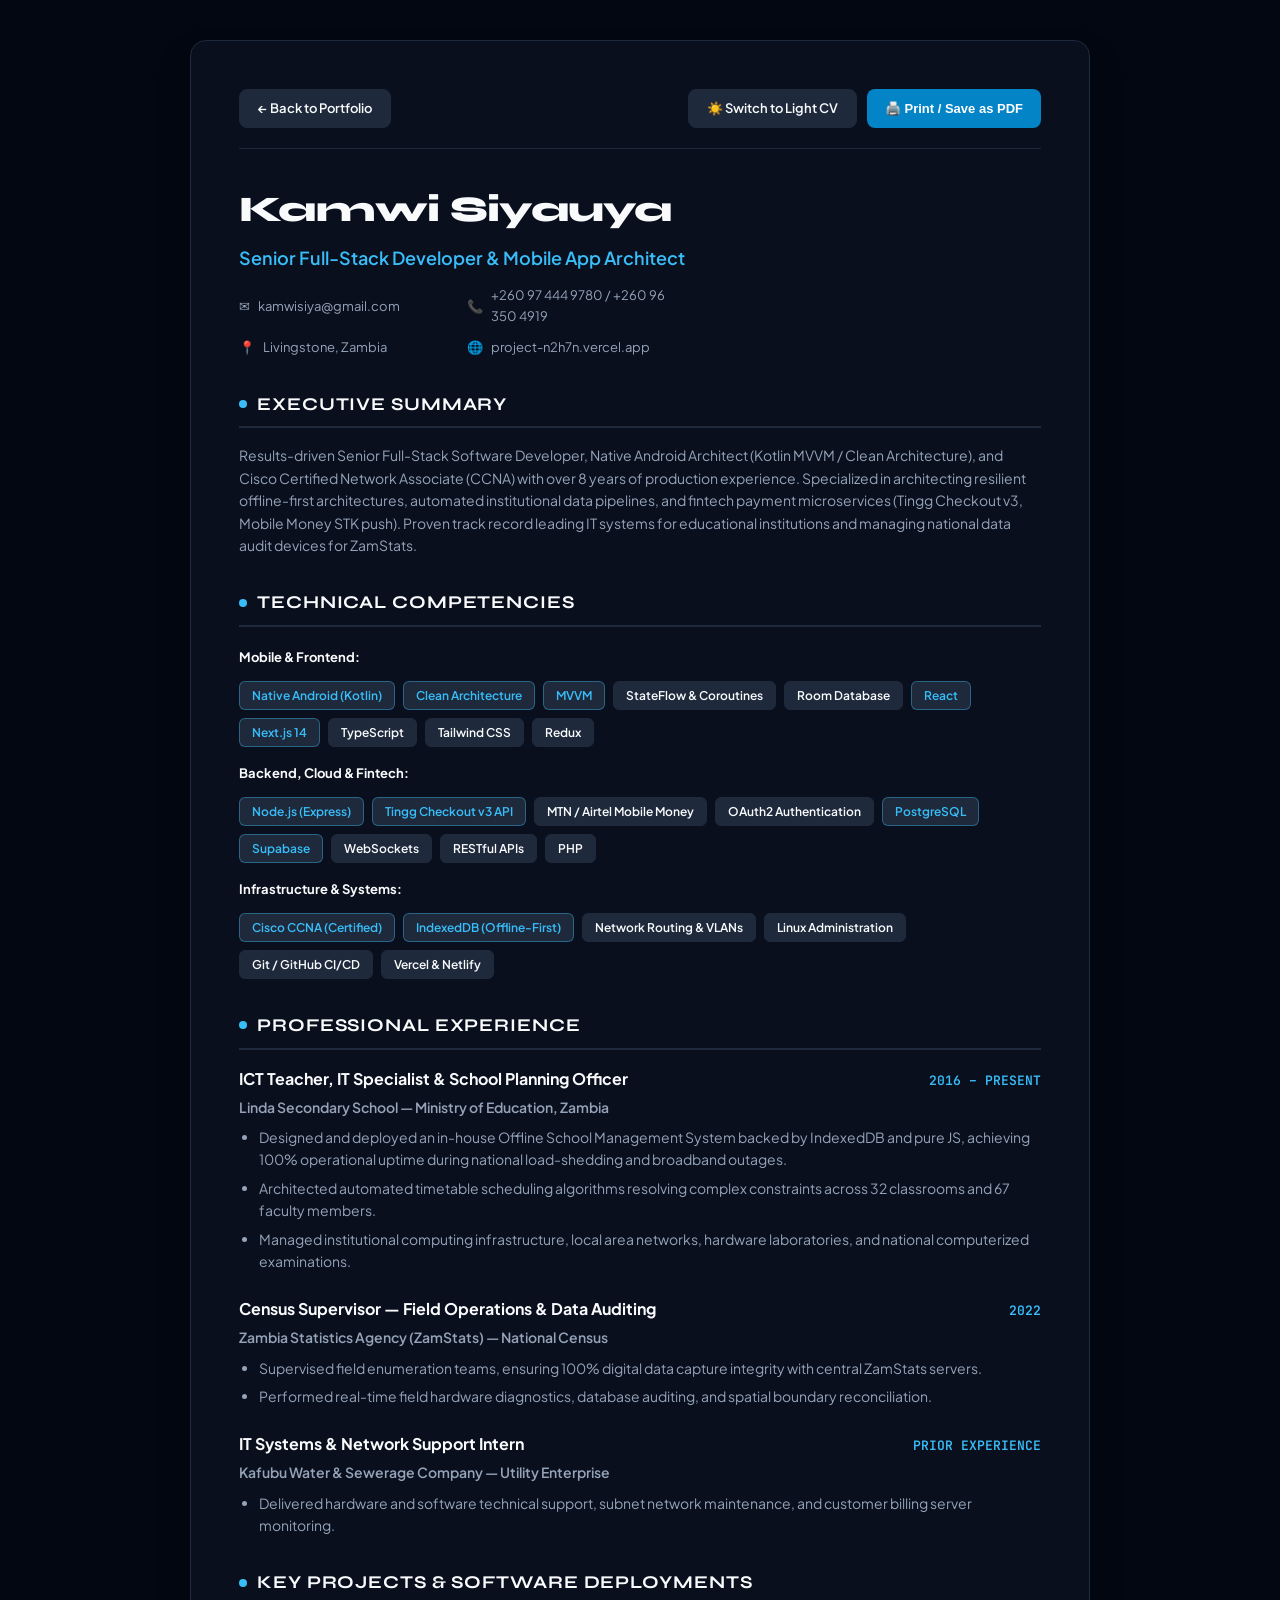
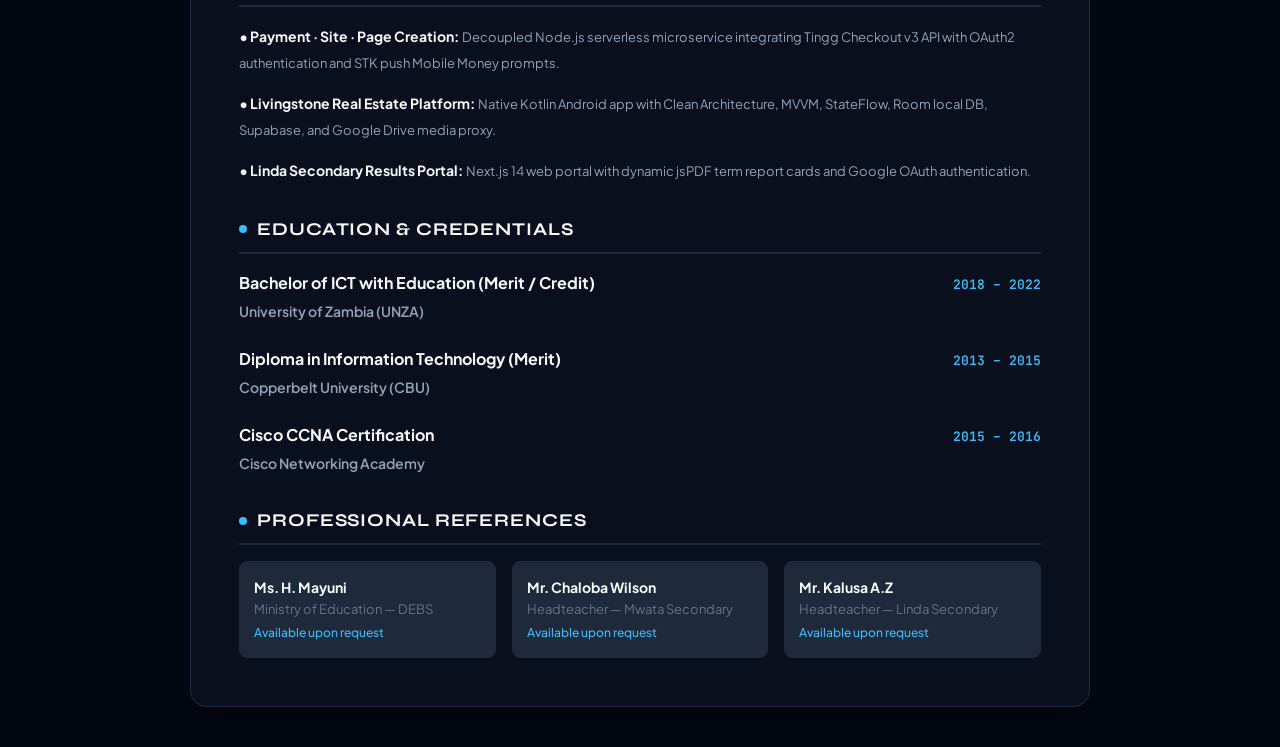
<file: cv-dark.html>
<!DOCTYPE html>
<html lang="en" data-theme="dark">
<head>
  <meta charset="UTF-8" />
  <meta name="viewport" content="width=device-width, initial-scale=1.0" />
  <title>Executive CV (Dark) | Kamwi Siyauya — Senior Full-Stack Developer</title>
  <link rel="preconnect" href="https://fonts.googleapis.com" />
  <link rel="preconnect" href="https://fonts.gstatic.com" crossorigin />
  <link href="https://fonts.googleapis.com/css2?family=JetBrains+Mono:wght@400;500;600;700&family=Plus+Jakarta+Sans:wght@300;400;500;600;700;800&family=Syne:wght@600;700;800&display=swap" rel="stylesheet" />
  <style>
    :root {
      --bg: #030712;
      --card-bg: #0a0f1d;
      --text-main: #f8fafc;
      --text-sub: #94a3b8;
      --text-muted: #64748b;
      --border: #1e293b;
      --chip-bg: #1e293b;
      --accent: #0284c7;
      --accent-light: #38bdf8;
    }
    * { margin:0; padding:0; box-sizing:border-box; }
    body {
      background: var(--bg);
      color: var(--text-main);
      font-family: 'Plus Jakarta Sans', -apple-system, sans-serif;
      line-height: 1.6;
      padding: 40px 20px;
    }
    .cv-wrapper {
      max-width: 900px;
      margin: 0 auto;
      background: var(--card-bg);
      border: 1px solid var(--border);
      border-radius: 16px;
      padding: 48px;
      box-shadow: 0 20px 40px -15px rgba(0,0,0,0.5);
    }
    .top-actions {
      display: flex;
      justify-content: space-between;
      align-items: center;
      margin-bottom: 32px;
      padding-bottom: 20px;
      border-bottom: 1px solid var(--border);
    }
    .btn {
      display: inline-flex;
      align-items: center;
      gap: 8px;
      padding: 8px 18px;
      font-size: 13px;
      font-weight: 600;
      border-radius: 8px;
      text-decoration: none;
      cursor: pointer;
      transition: all 0.2s;
    }
    .btn-back { background: var(--chip-bg); color: var(--text-main); border: 1px solid var(--border); }
    .btn-print { background: var(--accent); color: #ffffff; border: none; }
    .btn-print:hover { opacity: 0.9; transform: translateY(-1px); }
    
    .cv-header {
      display: flex;
      justify-content: space-between;
      align-items: flex-start;
      flex-wrap: wrap;
      gap: 24px;
      margin-bottom: 32px;
    }
    .cv-name {
      font-family: 'Syne', sans-serif;
      font-size: 36px;
      font-weight: 800;
      letter-spacing: -0.02em;
      color: var(--text-main);
      margin-bottom: 6px;
    }
    .cv-role {
      font-size: 18px;
      font-weight: 600;
      color: var(--accent-light);
      margin-bottom: 12px;
    }
    .contact-grid {
      display: grid;
      grid-template-columns: repeat(auto-fit, minmax(200px, 1fr));
      gap: 10px;
      font-size: 13px;
      color: var(--text-sub);
    }
    .contact-item {
      display: flex;
      align-items: center;
      gap: 8px;
    }
    
    .section-title {
      font-family: 'Syne', sans-serif;
      font-size: 18px;
      font-weight: 700;
      text-transform: uppercase;
      letter-spacing: 0.05em;
      color: var(--text-main);
      border-bottom: 2px solid var(--border);
      padding-bottom: 8px;
      margin: 32px 0 16px;
      display: flex;
      align-items: center;
      gap: 10px;
    }
    .section-title::before {
      content: '';
      display: inline-block;
      width: 8px;
      height: 8px;
      background: var(--accent-light);
      border-radius: 50%;
    }
    
    .job-item, .edu-item {
      margin-bottom: 24px;
    }
    .job-header {
      display: flex;
      justify-content: space-between;
      align-items: baseline;
      flex-wrap: wrap;
      margin-bottom: 4px;
    }
    .job-title {
      font-size: 16px;
      font-weight: 700;
      color: var(--text-main);
    }
    .job-period {
      font-size: 13px;
      font-family: 'JetBrains Mono', monospace;
      color: var(--accent-light);
      font-weight: 600;
    }
    .job-company {
      font-size: 14px;
      font-weight: 600;
      color: var(--text-sub);
      margin-bottom: 8px;
    }
    .job-bullets {
      padding-left: 20px;
      font-size: 14px;
      color: var(--text-sub);
    }
    .job-bullets li { margin-bottom: 6px; }

    .skills-cluster {
      display: flex;
      flex-wrap: wrap;
      gap: 8px;
      margin-top: 12px;
    }
    .skill-badge {
      background: var(--chip-bg);
      border: 1px solid var(--border);
      color: var(--text-main);
      padding: 4px 12px;
      border-radius: 6px;
      font-size: 12px;
      font-weight: 600;
    }
    .skill-badge.highlight {
      border-color: rgba(56, 189, 248, 0.4);
      color: var(--accent-light);
    }

    .ref-cols {
      display: grid;
      grid-template-columns: repeat(auto-fit, minmax(240px, 1fr));
      gap: 16px;
    }
    .ref-box {
      background: var(--chip-bg);
      border: 1px solid var(--border);
      border-radius: 8px;
      padding: 14px;
      font-size: 13px;
    }
    .ref-box strong { color: var(--text-main); display: block; font-size: 14px; }
    .ref-box span { color: var(--text-muted); display: block; margin-bottom: 4px; }

    @media print {
      body { background: #ffffff !important; color: #000000 !important; padding: 0 !important; }
      .cv-wrapper { border: none !important; box-shadow: none !important; padding: 0 !important; max-width: 100% !important; }
      .top-actions { display: none !important; }
      .section-title { border-color: #cbd5e1 !important; color: #0f172a !important; }
      .skill-badge { border: 1px solid #cbd5e1 !important; color: #000 !important; background: transparent !important; }
    }
  </style>
</head>
<body>
  <div class="cv-wrapper">
    <div class="top-actions">
      <a href="index.html" class="btn btn-back">← Back to Portfolio</a>
      <div style="display:flex; gap:10px;">
        <a href="cv-light.html" class="btn btn-back">
          ☀️ Switch to Light CV
        </a>
        <button onclick="window.print()" class="btn btn-print">🖨️ Print / Save as PDF</button>
      </div>
    </div>

    <header class="cv-header">
      <div>
        <h1 class="cv-name">Kamwi Siyauya</h1>
        <div class="cv-role">Senior Full-Stack Developer &amp; Mobile App Architect</div>
        <div class="contact-grid">
          <div class="contact-item"><span>✉</span> kamwisiya@gmail.com</div>
          <div class="contact-item"><span>📞</span> +260 97 444 9780 / +260 96 350 4919</div>
          <div class="contact-item"><span>📍</span> Livingstone, Zambia</div>
          <div class="contact-item"><span>🌐</span> project-n2h7n.vercel.app</div>
        </div>
      </div>
    </header>

    <div class="section-title">Executive Summary</div>
    <p style="font-size:14px; color:var(--text-sub);">
      Results-driven Senior Full-Stack Software Developer, Native Android Architect (Kotlin MVVM / Clean Architecture), and Cisco Certified Network Associate (CCNA) with over 8 years of production experience. Specialized in architecting resilient offline-first architectures, automated institutional data pipelines, and fintech payment microservices (Tingg Checkout v3, Mobile Money STK push). Proven track record leading IT systems for educational institutions and managing national data audit devices for ZamStats.
    </p>

    <div class="section-title">Technical Competencies</div>
    <div style="margin-bottom:12px;">
      <strong style="font-size:13px; color:var(--text-main);">Mobile &amp; Frontend:</strong>
      <div class="skills-cluster">
        <span class="skill-badge highlight">Native Android (Kotlin)</span>
        <span class="skill-badge highlight">Clean Architecture</span>
        <span class="skill-badge highlight">MVVM</span>
        <span class="skill-badge">StateFlow &amp; Coroutines</span>
        <span class="skill-badge">Room Database</span>
        <span class="skill-badge highlight">React</span>
        <span class="skill-badge highlight">Next.js 14</span>
        <span class="skill-badge">TypeScript</span>
        <span class="skill-badge">Tailwind CSS</span>
        <span class="skill-badge">Redux</span>
      </div>
    </div>

    <div style="margin-bottom:12px;">
      <strong style="font-size:13px; color:var(--text-main);">Backend, Cloud &amp; Fintech:</strong>
      <div class="skills-cluster">
        <span class="skill-badge highlight">Node.js (Express)</span>
        <span class="skill-badge highlight">Tingg Checkout v3 API</span>
        <span class="skill-badge">MTN / Airtel Mobile Money</span>
        <span class="skill-badge">OAuth2 Authentication</span>
        <span class="skill-badge highlight">PostgreSQL</span>
        <span class="skill-badge highlight">Supabase</span>
        <span class="skill-badge">WebSockets</span>
        <span class="skill-badge">RESTful APIs</span>
        <span class="skill-badge">PHP</span>
      </div>
    </div>

    <div>
      <strong style="font-size:13px; color:var(--text-main);">Infrastructure &amp; Systems:</strong>
      <div class="skills-cluster">
        <span class="skill-badge highlight">Cisco CCNA (Certified)</span>
        <span class="skill-badge highlight">IndexedDB (Offline-First)</span>
        <span class="skill-badge">Network Routing &amp; VLANs</span>
        <span class="skill-badge">Linux Administration</span>
        <span class="skill-badge">Git / GitHub CI/CD</span>
        <span class="skill-badge">Vercel &amp; Netlify</span>
      </div>
    </div>

    <div class="section-title">Professional Experience</div>

    <div class="job-item">
      <div class="job-header">
        <span class="job-title">ICT Teacher, IT Specialist &amp; School Planning Officer</span>
        <span class="job-period">2016 – PRESENT</span>
      </div>
      <div class="job-company">Linda Secondary School — Ministry of Education, Zambia</div>
      <ul class="job-bullets">
        <li>Designed and deployed an in-house Offline School Management System backed by IndexedDB and pure JS, achieving 100% operational uptime during national load-shedding and broadband outages.</li>
        <li>Architected automated timetable scheduling algorithms resolving complex constraints across 32 classrooms and 67 faculty members.</li>
        <li>Managed institutional computing infrastructure, local area networks, hardware laboratories, and national computerized examinations.</li>
      </ul>
    </div>

    <div class="job-item">
      <div class="job-header">
        <span class="job-title">Census Supervisor — Field Operations &amp; Data Auditing</span>
        <span class="job-period">2022</span>
      </div>
      <div class="job-company">Zambia Statistics Agency (ZamStats) — National Census</div>
      <ul class="job-bullets">
        <li>Supervised field enumeration teams, ensuring 100% digital data capture integrity with central ZamStats servers.</li>
        <li>Performed real-time field hardware diagnostics, database auditing, and spatial boundary reconciliation.</li>
      </ul>
    </div>

    <div class="job-item">
      <div class="job-header">
        <span class="job-title">IT Systems &amp; Network Support Intern</span>
        <span class="job-period">PRIOR EXPERIENCE</span>
      </div>
      <div class="job-company">Kafubu Water &amp; Sewerage Company — Utility Enterprise</div>
      <ul class="job-bullets">
        <li>Delivered hardware and software technical support, subnet network maintenance, and customer billing server monitoring.</li>
      </ul>
    </div>

    <div class="section-title">Key Projects &amp; Software Deployments</div>
    
    <div style="margin-bottom:16px;">
      <strong style="color:var(--text-main); font-size:14px;">• Payment · Site · Page Creation:</strong>
      <span style="color:var(--text-sub); font-size:13px;"> Decoupled Node.js serverless microservice integrating Tingg Checkout v3 API with OAuth2 authentication and STK push Mobile Money prompts.</span>
    </div>
    <div style="margin-bottom:16px;">
      <strong style="color:var(--text-main); font-size:14px;">• Livingstone Real Estate Platform:</strong>
      <span style="color:var(--text-sub); font-size:13px;"> Native Kotlin Android app with Clean Architecture, MVVM, StateFlow, Room local DB, Supabase, and Google Drive media proxy.</span>
    </div>
    <div style="margin-bottom:16px;">
      <strong style="color:var(--text-main); font-size:14px;">• Linda Secondary Results Portal:</strong>
      <span style="color:var(--text-sub); font-size:13px;"> Next.js 14 web portal with dynamic jsPDF term report cards and Google OAuth authentication.</span>
    </div>

    <div class="section-title">Education &amp; Credentials</div>

    <div class="edu-item">
      <div class="job-header">
        <span class="job-title">Bachelor of ICT with Education (Merit / Credit)</span>
        <span class="job-period">2018 – 2022</span>
      </div>
      <div class="job-company">University of Zambia (UNZA)</div>
    </div>

    <div class="edu-item">
      <div class="job-header">
        <span class="job-title">Diploma in Information Technology (Merit)</span>
        <span class="job-period">2013 – 2015</span>
      </div>
      <div class="job-company">Copperbelt University (CBU)</div>
    </div>

    <div class="edu-item">
      <div class="job-header">
        <span class="job-title">Cisco CCNA Certification</span>
        <span class="job-period">2015 – 2016</span>
      </div>
      <div class="job-company">Cisco Networking Academy</div>
    </div>

    <div class="section-title">Professional References</div>
    <div class="ref-cols">
      <div class="ref-box">
        <strong>Ms. H. Mayuni</strong>
        <span>Ministry of Education — DEBS</span>
        <div style="color:var(--accent-light); font-weight:500; font-size:12px;">Available upon request</div>
      </div>
      <div class="ref-box">
        <strong>Mr. Chaloba Wilson</strong>
        <span>Headteacher — Mwata Secondary</span>
        <div style="color:var(--accent-light); font-weight:500; font-size:12px;">Available upon request</div>
      </div>
      <div class="ref-box">
        <strong>Mr. Kalusa A.Z</strong>
        <span>Headteacher — Linda Secondary</span>
        <div style="color:var(--accent-light); font-weight:500; font-size:12px;">Available upon request</div>
      </div>
    </div>
  </div>
</body>
</html>
</file>
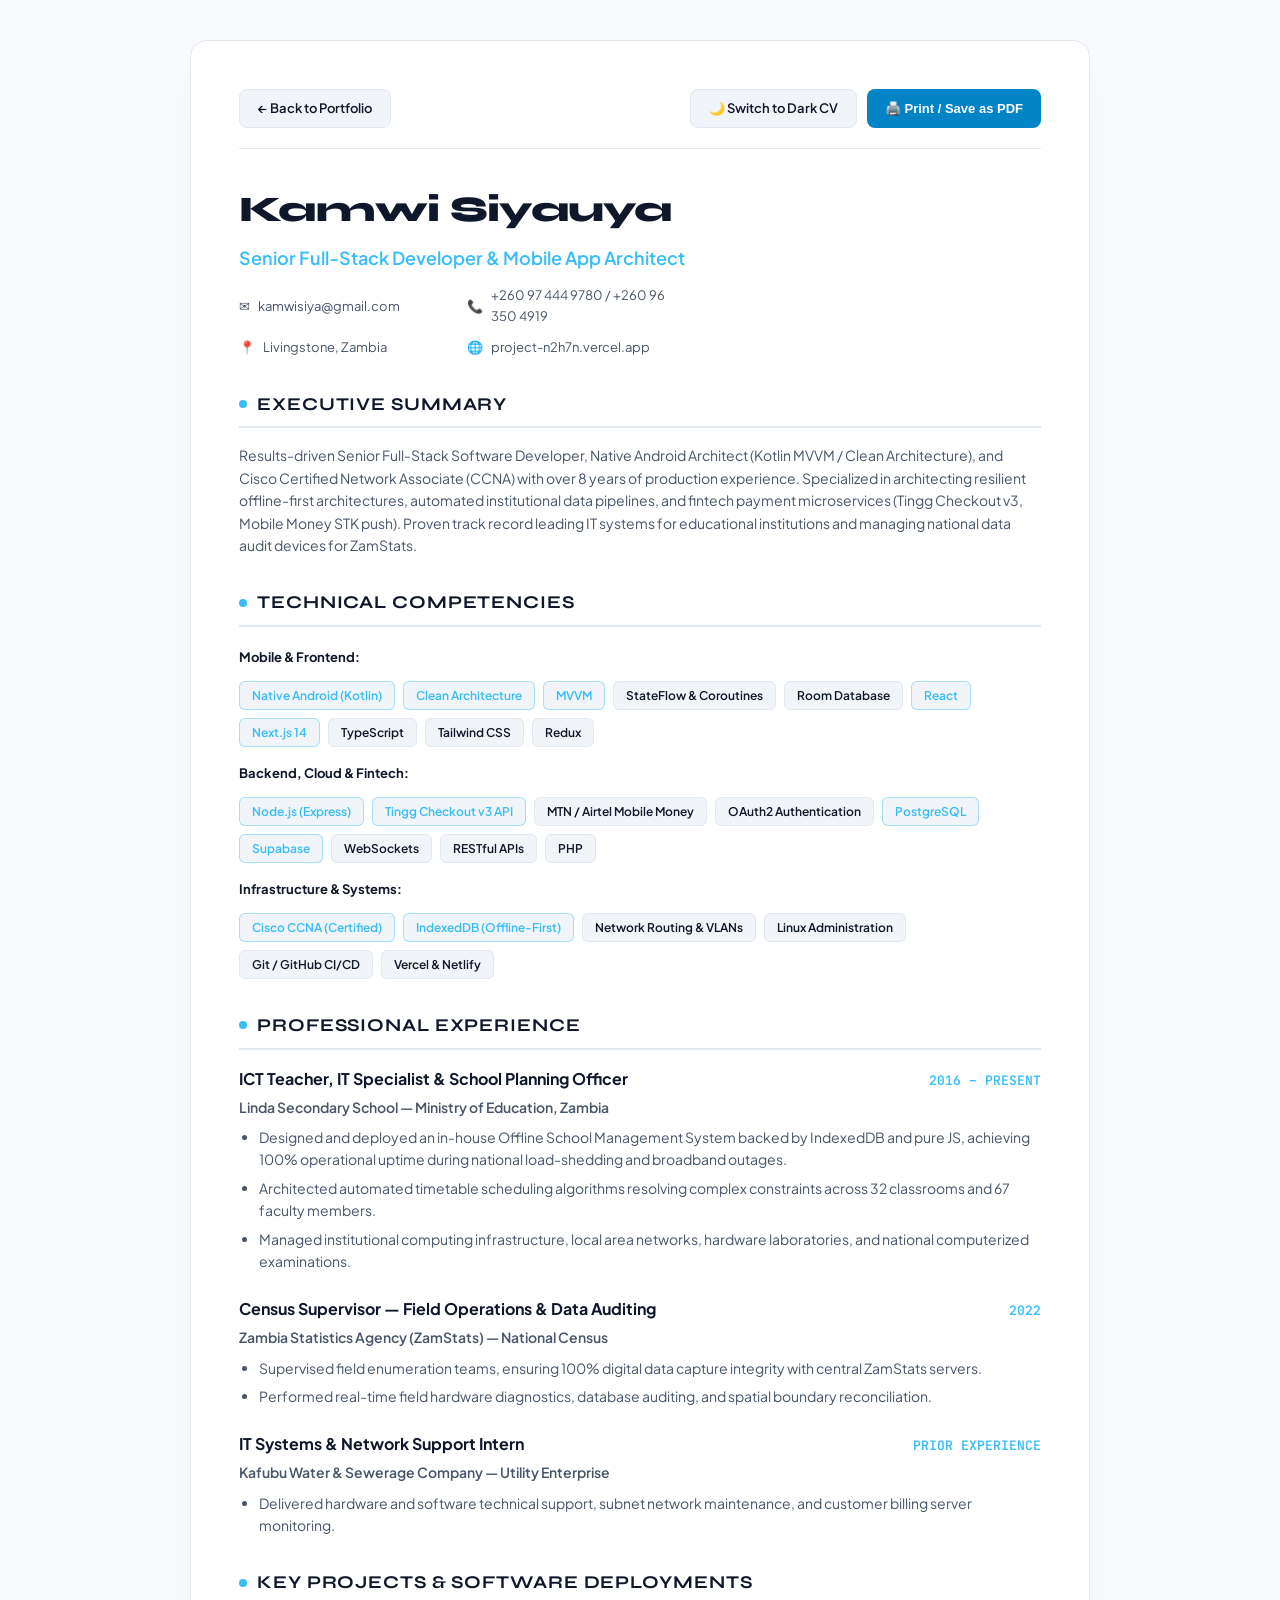
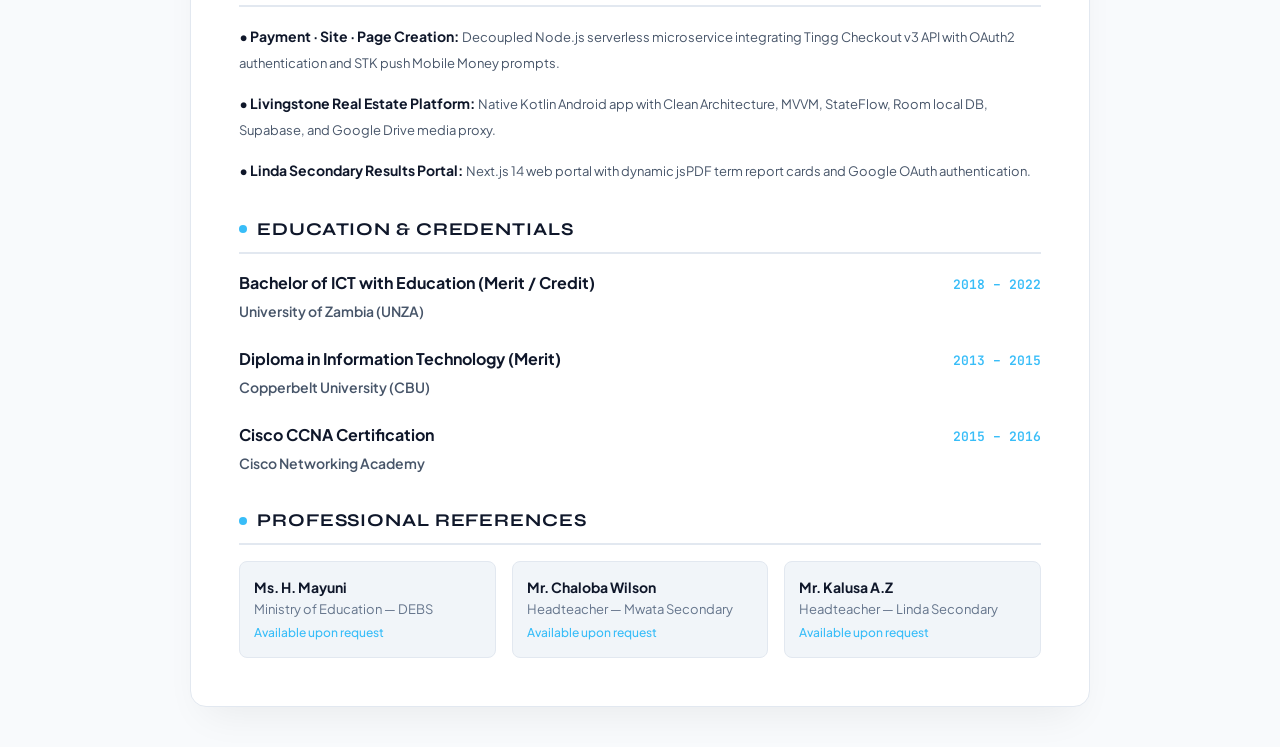
<file: cv-light.html>
<!DOCTYPE html>
<html lang="en" data-theme="light">
<head>
  <meta charset="UTF-8" />
  <meta name="viewport" content="width=device-width, initial-scale=1.0" />
  <title>Printable CV (Light) | Kamwi Siyauya — Senior Full-Stack Developer</title>
  <link rel="preconnect" href="https://fonts.googleapis.com" />
  <link rel="preconnect" href="https://fonts.gstatic.com" crossorigin />
  <link href="https://fonts.googleapis.com/css2?family=JetBrains+Mono:wght@400;500;600;700&family=Plus+Jakarta+Sans:wght@300;400;500;600;700;800&family=Syne:wght@600;700;800&display=swap" rel="stylesheet" />
  <style>
    :root {
      --bg: #f8fafc;
      --card-bg: #ffffff;
      --text-main: #0f172a;
      --text-sub: #475569;
      --text-muted: #64748b;
      --border: #e2e8f0;
      --chip-bg: #f1f5f9;
      --accent: #0284c7;
      --accent-light: #38bdf8;
    }
    * { margin:0; padding:0; box-sizing:border-box; }
    body {
      background: var(--bg);
      color: var(--text-main);
      font-family: 'Plus Jakarta Sans', -apple-system, sans-serif;
      line-height: 1.6;
      padding: 40px 20px;
    }
    .cv-wrapper {
      max-width: 900px;
      margin: 0 auto;
      background: var(--card-bg);
      border: 1px solid var(--border);
      border-radius: 16px;
      padding: 48px;
      box-shadow: 0 20px 40px -15px rgba(0,0,0,0.07);
    }
    .top-actions {
      display: flex;
      justify-content: space-between;
      align-items: center;
      margin-bottom: 32px;
      padding-bottom: 20px;
      border-bottom: 1px solid var(--border);
    }
    .btn {
      display: inline-flex;
      align-items: center;
      gap: 8px;
      padding: 8px 18px;
      font-size: 13px;
      font-weight: 600;
      border-radius: 8px;
      text-decoration: none;
      cursor: pointer;
      transition: all 0.2s;
    }
    .btn-back { background: var(--chip-bg); color: var(--text-main); border: 1px solid var(--border); }
    .btn-print { background: var(--accent); color: #ffffff; border: none; }
    .btn-print:hover { opacity: 0.9; transform: translateY(-1px); }
    
    .cv-header {
      display: flex;
      justify-content: space-between;
      align-items: flex-start;
      flex-wrap: wrap;
      gap: 24px;
      margin-bottom: 32px;
    }
    .cv-name {
      font-family: 'Syne', sans-serif;
      font-size: 36px;
      font-weight: 800;
      letter-spacing: -0.02em;
      color: var(--text-main);
      margin-bottom: 6px;
    }
    .cv-role {
      font-size: 18px;
      font-weight: 600;
      color: var(--accent-light);
      margin-bottom: 12px;
    }
    .contact-grid {
      display: grid;
      grid-template-columns: repeat(auto-fit, minmax(200px, 1fr));
      gap: 10px;
      font-size: 13px;
      color: var(--text-sub);
    }
    .contact-item {
      display: flex;
      align-items: center;
      gap: 8px;
    }
    
    .section-title {
      font-family: 'Syne', sans-serif;
      font-size: 18px;
      font-weight: 700;
      text-transform: uppercase;
      letter-spacing: 0.05em;
      color: var(--text-main);
      border-bottom: 2px solid var(--border);
      padding-bottom: 8px;
      margin: 32px 0 16px;
      display: flex;
      align-items: center;
      gap: 10px;
    }
    .section-title::before {
      content: '';
      display: inline-block;
      width: 8px;
      height: 8px;
      background: var(--accent-light);
      border-radius: 50%;
    }
    
    .job-item, .edu-item {
      margin-bottom: 24px;
    }
    .job-header {
      display: flex;
      justify-content: space-between;
      align-items: baseline;
      flex-wrap: wrap;
      margin-bottom: 4px;
    }
    .job-title {
      font-size: 16px;
      font-weight: 700;
      color: var(--text-main);
    }
    .job-period {
      font-size: 13px;
      font-family: 'JetBrains Mono', monospace;
      color: var(--accent-light);
      font-weight: 600;
    }
    .job-company {
      font-size: 14px;
      font-weight: 600;
      color: var(--text-sub);
      margin-bottom: 8px;
    }
    .job-bullets {
      padding-left: 20px;
      font-size: 14px;
      color: var(--text-sub);
    }
    .job-bullets li { margin-bottom: 6px; }

    .skills-cluster {
      display: flex;
      flex-wrap: wrap;
      gap: 8px;
      margin-top: 12px;
    }
    .skill-badge {
      background: var(--chip-bg);
      border: 1px solid var(--border);
      color: var(--text-main);
      padding: 4px 12px;
      border-radius: 6px;
      font-size: 12px;
      font-weight: 600;
    }
    .skill-badge.highlight {
      border-color: rgba(56, 189, 248, 0.4);
      color: var(--accent-light);
    }

    .ref-cols {
      display: grid;
      grid-template-columns: repeat(auto-fit, minmax(240px, 1fr));
      gap: 16px;
    }
    .ref-box {
      background: var(--chip-bg);
      border: 1px solid var(--border);
      border-radius: 8px;
      padding: 14px;
      font-size: 13px;
    }
    .ref-box strong { color: var(--text-main); display: block; font-size: 14px; }
    .ref-box span { color: var(--text-muted); display: block; margin-bottom: 4px; }

    @media print {
      body { background: #ffffff !important; color: #000000 !important; padding: 0 !important; }
      .cv-wrapper { border: none !important; box-shadow: none !important; padding: 0 !important; max-width: 100% !important; }
      .top-actions { display: none !important; }
      .section-title { border-color: #cbd5e1 !important; color: #0f172a !important; }
      .skill-badge { border: 1px solid #cbd5e1 !important; color: #000 !important; background: transparent !important; }
    }
  </style>
</head>
<body>
  <div class="cv-wrapper">
    <div class="top-actions">
      <a href="index.html" class="btn btn-back">← Back to Portfolio</a>
      <div style="display:flex; gap:10px;">
        <a href="cv-dark.html" class="btn btn-back">
          🌙 Switch to Dark CV
        </a>
        <button onclick="window.print()" class="btn btn-print">🖨️ Print / Save as PDF</button>
      </div>
    </div>

    <header class="cv-header">
      <div>
        <h1 class="cv-name">Kamwi Siyauya</h1>
        <div class="cv-role">Senior Full-Stack Developer &amp; Mobile App Architect</div>
        <div class="contact-grid">
          <div class="contact-item"><span>✉</span> kamwisiya@gmail.com</div>
          <div class="contact-item"><span>📞</span> +260 97 444 9780 / +260 96 350 4919</div>
          <div class="contact-item"><span>📍</span> Livingstone, Zambia</div>
          <div class="contact-item"><span>🌐</span> project-n2h7n.vercel.app</div>
        </div>
      </div>
    </header>

    <div class="section-title">Executive Summary</div>
    <p style="font-size:14px; color:var(--text-sub);">
      Results-driven Senior Full-Stack Software Developer, Native Android Architect (Kotlin MVVM / Clean Architecture), and Cisco Certified Network Associate (CCNA) with over 8 years of production experience. Specialized in architecting resilient offline-first architectures, automated institutional data pipelines, and fintech payment microservices (Tingg Checkout v3, Mobile Money STK push). Proven track record leading IT systems for educational institutions and managing national data audit devices for ZamStats.
    </p>

    <div class="section-title">Technical Competencies</div>
    <div style="margin-bottom:12px;">
      <strong style="font-size:13px; color:var(--text-main);">Mobile &amp; Frontend:</strong>
      <div class="skills-cluster">
        <span class="skill-badge highlight">Native Android (Kotlin)</span>
        <span class="skill-badge highlight">Clean Architecture</span>
        <span class="skill-badge highlight">MVVM</span>
        <span class="skill-badge">StateFlow &amp; Coroutines</span>
        <span class="skill-badge">Room Database</span>
        <span class="skill-badge highlight">React</span>
        <span class="skill-badge highlight">Next.js 14</span>
        <span class="skill-badge">TypeScript</span>
        <span class="skill-badge">Tailwind CSS</span>
        <span class="skill-badge">Redux</span>
      </div>
    </div>

    <div style="margin-bottom:12px;">
      <strong style="font-size:13px; color:var(--text-main);">Backend, Cloud &amp; Fintech:</strong>
      <div class="skills-cluster">
        <span class="skill-badge highlight">Node.js (Express)</span>
        <span class="skill-badge highlight">Tingg Checkout v3 API</span>
        <span class="skill-badge">MTN / Airtel Mobile Money</span>
        <span class="skill-badge">OAuth2 Authentication</span>
        <span class="skill-badge highlight">PostgreSQL</span>
        <span class="skill-badge highlight">Supabase</span>
        <span class="skill-badge">WebSockets</span>
        <span class="skill-badge">RESTful APIs</span>
        <span class="skill-badge">PHP</span>
      </div>
    </div>

    <div>
      <strong style="font-size:13px; color:var(--text-main);">Infrastructure &amp; Systems:</strong>
      <div class="skills-cluster">
        <span class="skill-badge highlight">Cisco CCNA (Certified)</span>
        <span class="skill-badge highlight">IndexedDB (Offline-First)</span>
        <span class="skill-badge">Network Routing &amp; VLANs</span>
        <span class="skill-badge">Linux Administration</span>
        <span class="skill-badge">Git / GitHub CI/CD</span>
        <span class="skill-badge">Vercel &amp; Netlify</span>
      </div>
    </div>

    <div class="section-title">Professional Experience</div>

    <div class="job-item">
      <div class="job-header">
        <span class="job-title">ICT Teacher, IT Specialist &amp; School Planning Officer</span>
        <span class="job-period">2016 – PRESENT</span>
      </div>
      <div class="job-company">Linda Secondary School — Ministry of Education, Zambia</div>
      <ul class="job-bullets">
        <li>Designed and deployed an in-house Offline School Management System backed by IndexedDB and pure JS, achieving 100% operational uptime during national load-shedding and broadband outages.</li>
        <li>Architected automated timetable scheduling algorithms resolving complex constraints across 32 classrooms and 67 faculty members.</li>
        <li>Managed institutional computing infrastructure, local area networks, hardware laboratories, and national computerized examinations.</li>
      </ul>
    </div>

    <div class="job-item">
      <div class="job-header">
        <span class="job-title">Census Supervisor — Field Operations &amp; Data Auditing</span>
        <span class="job-period">2022</span>
      </div>
      <div class="job-company">Zambia Statistics Agency (ZamStats) — National Census</div>
      <ul class="job-bullets">
        <li>Supervised field enumeration teams, ensuring 100% digital data capture integrity with central ZamStats servers.</li>
        <li>Performed real-time field hardware diagnostics, database auditing, and spatial boundary reconciliation.</li>
      </ul>
    </div>

    <div class="job-item">
      <div class="job-header">
        <span class="job-title">IT Systems &amp; Network Support Intern</span>
        <span class="job-period">PRIOR EXPERIENCE</span>
      </div>
      <div class="job-company">Kafubu Water &amp; Sewerage Company — Utility Enterprise</div>
      <ul class="job-bullets">
        <li>Delivered hardware and software technical support, subnet network maintenance, and customer billing server monitoring.</li>
      </ul>
    </div>

    <div class="section-title">Key Projects &amp; Software Deployments</div>
    
    <div style="margin-bottom:16px;">
      <strong style="color:var(--text-main); font-size:14px;">• Payment · Site · Page Creation:</strong>
      <span style="color:var(--text-sub); font-size:13px;"> Decoupled Node.js serverless microservice integrating Tingg Checkout v3 API with OAuth2 authentication and STK push Mobile Money prompts.</span>
    </div>
    <div style="margin-bottom:16px;">
      <strong style="color:var(--text-main); font-size:14px;">• Livingstone Real Estate Platform:</strong>
      <span style="color:var(--text-sub); font-size:13px;"> Native Kotlin Android app with Clean Architecture, MVVM, StateFlow, Room local DB, Supabase, and Google Drive media proxy.</span>
    </div>
    <div style="margin-bottom:16px;">
      <strong style="color:var(--text-main); font-size:14px;">• Linda Secondary Results Portal:</strong>
      <span style="color:var(--text-sub); font-size:13px;"> Next.js 14 web portal with dynamic jsPDF term report cards and Google OAuth authentication.</span>
    </div>

    <div class="section-title">Education &amp; Credentials</div>

    <div class="edu-item">
      <div class="job-header">
        <span class="job-title">Bachelor of ICT with Education (Merit / Credit)</span>
        <span class="job-period">2018 – 2022</span>
      </div>
      <div class="job-company">University of Zambia (UNZA)</div>
    </div>

    <div class="edu-item">
      <div class="job-header">
        <span class="job-title">Diploma in Information Technology (Merit)</span>
        <span class="job-period">2013 – 2015</span>
      </div>
      <div class="job-company">Copperbelt University (CBU)</div>
    </div>

    <div class="edu-item">
      <div class="job-header">
        <span class="job-title">Cisco CCNA Certification</span>
        <span class="job-period">2015 – 2016</span>
      </div>
      <div class="job-company">Cisco Networking Academy</div>
    </div>

    <div class="section-title">Professional References</div>
    <div class="ref-cols">
      <div class="ref-box">
        <strong>Ms. H. Mayuni</strong>
        <span>Ministry of Education — DEBS</span>
        <div style="color:var(--accent-light); font-weight:500; font-size:12px;">Available upon request</div>
      </div>
      <div class="ref-box">
        <strong>Mr. Chaloba Wilson</strong>
        <span>Headteacher — Mwata Secondary</span>
        <div style="color:var(--accent-light); font-weight:500; font-size:12px;">Available upon request</div>
      </div>
      <div class="ref-box">
        <strong>Mr. Kalusa A.Z</strong>
        <span>Headteacher — Linda Secondary</span>
        <div style="color:var(--accent-light); font-weight:500; font-size:12px;">Available upon request</div>
      </div>
    </div>
  </div>
</body>
</html>
</file>
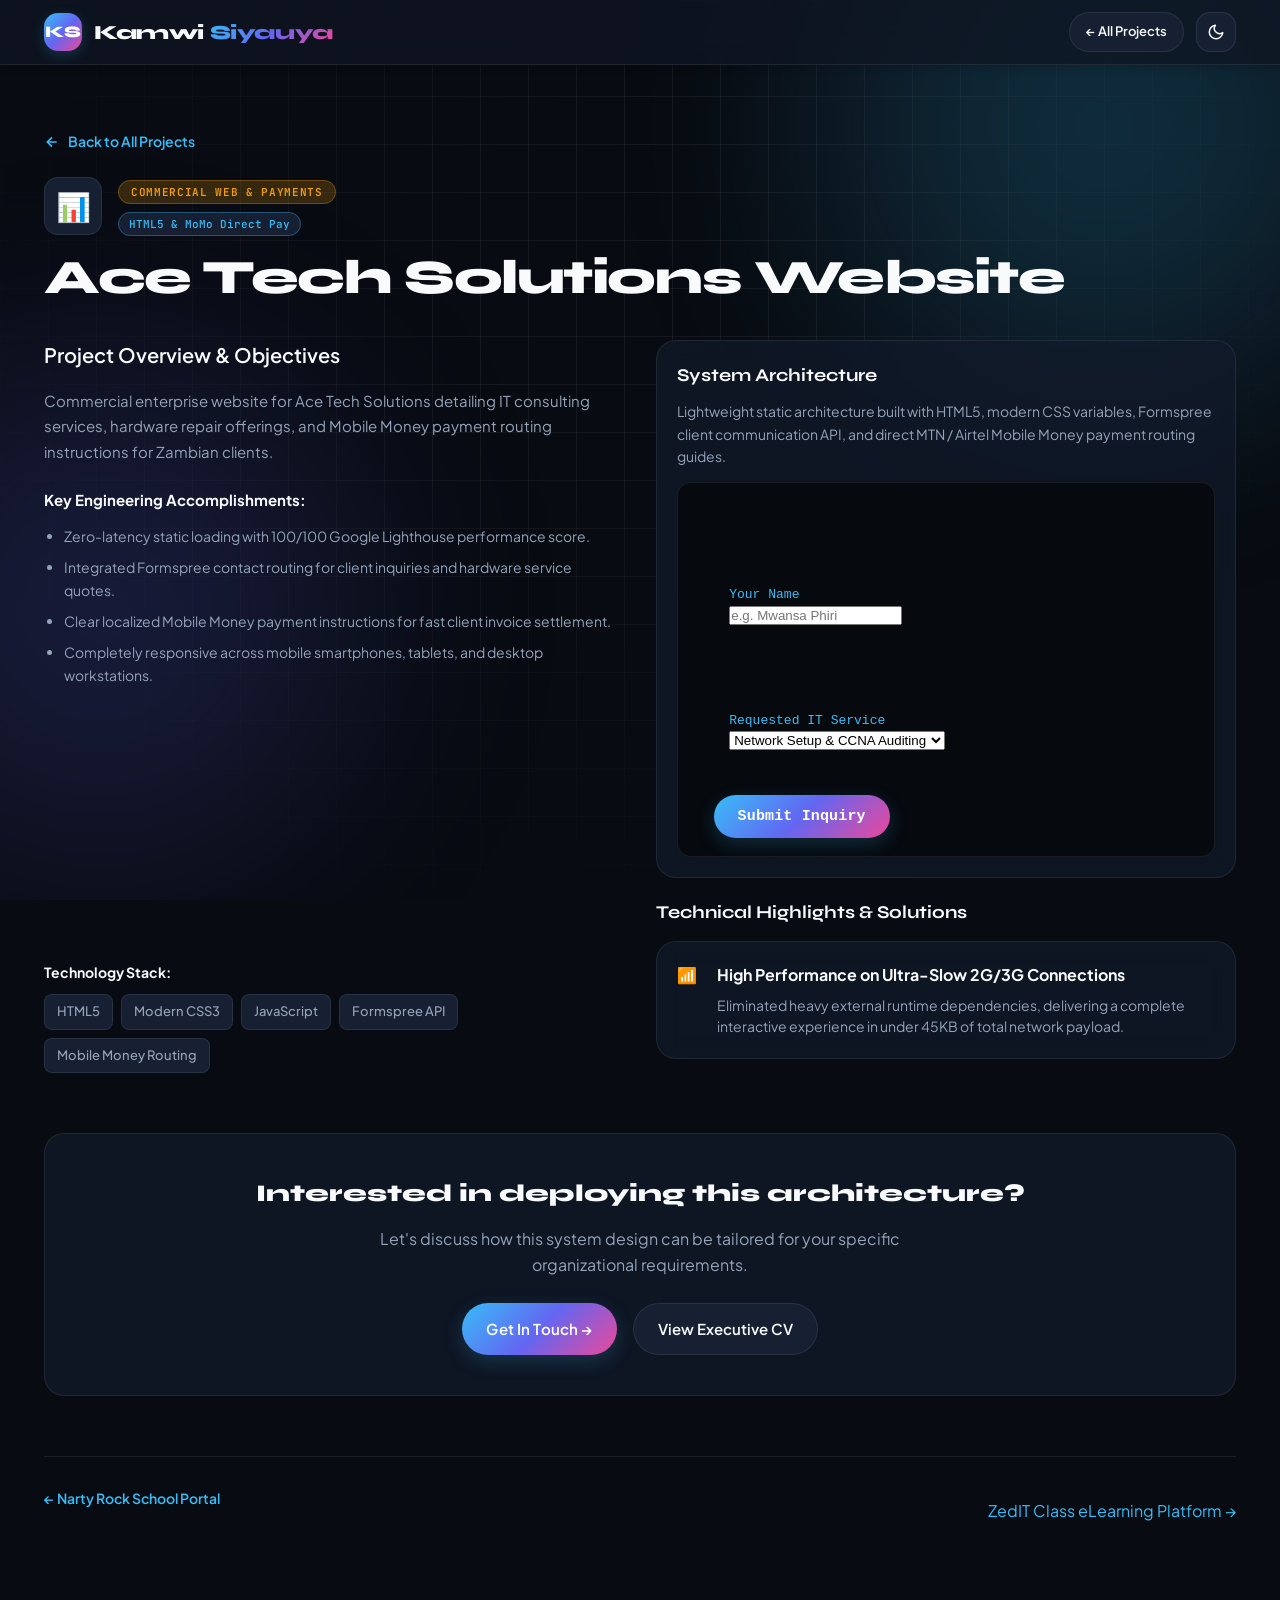
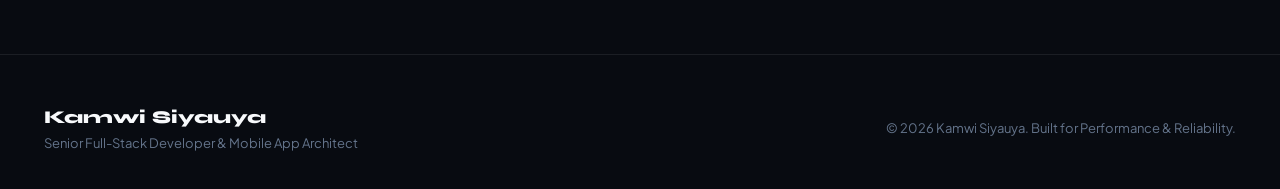
<file: project-acetech.html>
<!DOCTYPE html>
<html lang="en" data-theme="dark">
<head>
  <meta charset="UTF-8" />
  <meta name="viewport" content="width=device-width, initial-scale=1.0" />
  <title>Ace Tech Solutions Website — Engineering Case Study | Kamwi Siyauya</title>
  <meta name="description" content="Technical case study of Ace Tech Solutions Website engineered by Kamwi Siyauya. System architecture, technology stack, and implementation breakdown." />
  
  <link rel="preconnect" href="https://fonts.googleapis.com" />
  <link rel="preconnect" href="https://fonts.gstatic.com" crossorigin />
  <link href="https://fonts.googleapis.com/css2?family=JetBrains+Mono:wght@400;500;600;700&family=Plus+Jakarta+Sans:wght@300;400;500;600;700;800&family=Syne:wght@600;700;800&display=swap" rel="stylesheet" />
  <link rel="stylesheet" href="style.css" />
  <style>
    .case-container { padding: 130px 0 80px; }
    .code-block { background: #06090e; border: 1px solid var(--border-subtle); border-radius: var(--radius-md); padding: 18px 20px; font-family: var(--font-mono); font-size: 13px; color: #38bdf8; overflow-x: auto; margin-top: 14px; line-height: 1.6; }
    .back-nav { display: inline-flex; align-items: center; gap: 8px; font-weight: 600; font-size: 14px; color: var(--accent-cyan); margin-bottom: 24px; transition: var(--transition-smooth); }
    .back-nav:hover { transform: translateX(-4px); color: var(--text-primary); }
    .project-nav-row { display: flex; justify-content: space-between; align-items: center; margin-top: 60px; padding-top: 30px; border-top: 1px solid var(--border-subtle); flex-wrap: wrap; gap: 16px; }
  </style>
</head>
<body>
  <div id="scroll-progress"></div>
  <div class="ambient-bg">
    <div class="ambient-glow glow-1"></div>
    <div class="ambient-glow glow-2"></div>
    <div class="bg-grid-pattern"></div>
  </div>

  <header class="navbar-container scrolled">
    <div class="container">
      <div class="nav-inner">
        <a href="index.html" class="brand-logo">
          <div class="brand-badge">KS</div>
          <div class="brand-name">Kamwi <span>Siyauya</span></div>
        </a>
        <div class="nav-actions">
          <a href="index.html#projects" class="btn-secondary" style="font-size:13px; padding:8px 16px;">← All Projects</a>
          <button class="theme-toggle-btn" id="themeToggle" title="Toggle Theme" aria-label="Toggle Theme">
            <svg class="theme-icon-moon" viewBox="0 0 24 24"><path d="M21 12.79A9 9 0 1 1 11.21 3 7 7 0 0 0 21 12.79z"></path></svg>
            <svg class="theme-icon-sun" viewBox="0 0 24 24"><circle cx="12" cy="12" r="5"></circle><line x1="12" y1="1" x2="12" y2="3"></line><line x1="12" y1="21" x2="12" y2="23"></line><line x1="4.22" y1="4.22" x2="5.64" y2="5.64"></line><line x1="18.36" y1="18.36" x2="19.78" y2="19.78"></line><line x1="1" y1="12" x2="3" y2="12"></line><line x1="21" y1="12" x2="23" y2="12"></line><line x1="4.22" y1="19.78" x2="5.64" y2="18.36"></line><line x1="18.36" y1="5.64" x2="19.78" y2="4.22"></line></svg>
          </button>
        </div>
      </div>
    </div>
  </header>

  <main class="case-container">
    <div class="container">
      <a href="index.html#projects" class="back-nav">
        <svg width="16" height="16" viewBox="0 0 24 24" fill="none" stroke="currentColor" stroke-width="2.5"><path d="M19 12H5M12 19l-7-7 7-7"/></svg>
        <span>Back to All Projects</span>
      </a>

      <div style="display:flex; align-items:center; gap:16px; margin-bottom:16px;">
        <div class="project-icon-badge" style="width:58px; height:58px; font-size:28px;">📊</div>
        <div>
          <span class="project-category-tag featured">Commercial Web & Payments</span>
          <div style="margin-top:6px;"><span class="tag-badge highlight">HTML5 & MoMo Direct Pay</span></div>
        </div>
      </div>

      <h1 class="hero-title" style="font-size:clamp(30px, 4.5vw, 48px); margin-bottom:16px;">Ace Tech Solutions Website</h1>

      <div class="about-grid" style="margin-top:36px;">
        <!-- Left Column: Scope & Deliverables -->
        <div class="about-bio-card">
          <div>
            <h3 class="about-lead">Project Overview &amp; Objectives</h3>
            <p class="about-text">Commercial enterprise website for Ace Tech Solutions detailing IT consulting services, hardware repair offerings, and Mobile Money payment routing instructions for Zambian clients.</p>
            <h4 style="font-size:15px; font-weight:700; color:var(--text-primary); margin-bottom:12px; margin-top:20px;">Key Engineering Accomplishments:</h4>
            <ul class="timeline-bullets"><li>Zero-latency static loading with 100/100 Google Lighthouse performance score.</li>
<li>Integrated Formspree contact routing for client inquiries and hardware service quotes.</li>
<li>Clear localized Mobile Money payment instructions for fast client invoice settlement.</li>
<li>Completely responsive across mobile smartphones, tablets, and desktop workstations.</li></ul>
          </div>
          <div style="margin-top:24px;">
            <h4 style="font-size:14px; font-weight:700; color:var(--text-primary); margin-bottom:10px;">Technology Stack:</h4>
            <div class="skill-chips-list"><span class="skill-chip">HTML5</span> <span class="skill-chip">Modern CSS3</span> <span class="skill-chip">JavaScript</span> <span class="skill-chip">Formspree API</span> <span class="skill-chip">Mobile Money Routing</span></div>
          </div>
        </div>

        <!-- Right Column: Architecture & Innovations -->
        <div style="display:flex; flex-direction:column; gap:20px;">
          <div class="bento-card">
            <h3 style="font-family:var(--font-display); font-size:18px; font-weight:700; color:var(--text-primary); margin-bottom:10px;">System Architecture</h3>
            <p style="font-size:14px; color:var(--text-secondary); line-height:1.6;">Lightweight static architecture built with HTML5, modern CSS variables, Formspree client communication API, and direct MTN / Airtel Mobile Money payment routing guides.</p>
            <pre class="code-block"><code><!-- Lightweight Formspree Contact Integration -->
<form action="https://formspree.io/f/xyz" method="POST" class="contact-form">
  <div class="form-group">
    <label for="name">Your Name</label>
    <input type="text" id="name" name="name" required placeholder="e.g. Mwansa Phiri" />
  </div>
  <div class="form-group">
    <label for="service">Requested IT Service</label>
    <select id="service" name="service">
      <option value="networking">Network Setup & CCNA Auditing</option>
      <option value="software">Custom Software & Android App</option>
      <option value="hardware">Hardware Repair & Lab Setup</option>
    </select>
  </div>
  <button type="submit" class="btn-primary">Submit Inquiry</button>
</form></code></pre>
          </div>

          
          <div>
            <h3 style="font-family:var(--font-display); font-size:18px; font-weight:700; color:var(--text-primary); margin-bottom:14px;">Technical Highlights &amp; Solutions</h3>
            
    <div class="feature-box" style="margin-bottom:14px;">
      📶
      <div class="feature-content">
        <h4>High Performance on Ultra-Slow 2G/3G Connections</h4>
        <p>Eliminated heavy external runtime dependencies, delivering a complete interactive experience in under 45KB of total network payload.</p>
      </div>
    </div>
  
          </div>
        </div>
      </div>

      <!-- Action Footer CTA -->
      <div style="margin-top:60px; text-align:center; padding:40px; background:var(--bg-card); border-radius:var(--radius-lg); border:1px solid var(--border-subtle);">
        <h3 style="font-family:var(--font-display); font-size:24px; font-weight:800; margin-bottom:12px;">Interested in deploying this architecture?</h3>
        <p style="color:var(--text-secondary); margin-bottom:24px; max-width:600px; margin-left:auto; margin-right:auto;">Let's discuss how this system design can be tailored for your specific organizational requirements.</p>
        <div style="display:flex; justify-content:center; gap:16px; flex-wrap:wrap;">
          <a href="index.html#contact" class="btn-primary">Get In Touch →</a>
          <a href="cv-dark.html" target="_blank" class="btn-secondary">View Executive CV</a>
        </div>
      </div>

      <!-- Next / Prev Project Navigation -->
      <div class="project-nav-row">
        <a href="project-narty.html" class="back-nav">← Narty Rock School Portal</a>
        <a href="project-zedit.html" class="project-action-link">ZedIT Class eLearning Platform →</a>
      </div>
    </div>
  </main>

  <footer>
    <div class="container">
      <div class="footer-inner">
        <div>
          <div class="footer-brand">Kamwi Siyauya</div>
          <div class="footer-copy">Senior Full-Stack Developer &amp; Mobile App Architect</div>
        </div>
        <div class="footer-copy">© 2026 Kamwi Siyauya. Built for Performance &amp; Reliability.</div>
      </div>
    </div>
  </footer>

  <div id="toast">
    <span id="toastIcon">✓</span>
    <span id="toastMsg">Notification</span>
  </div>

  <script src="main.js"></script>
</body>
</html>
</file>
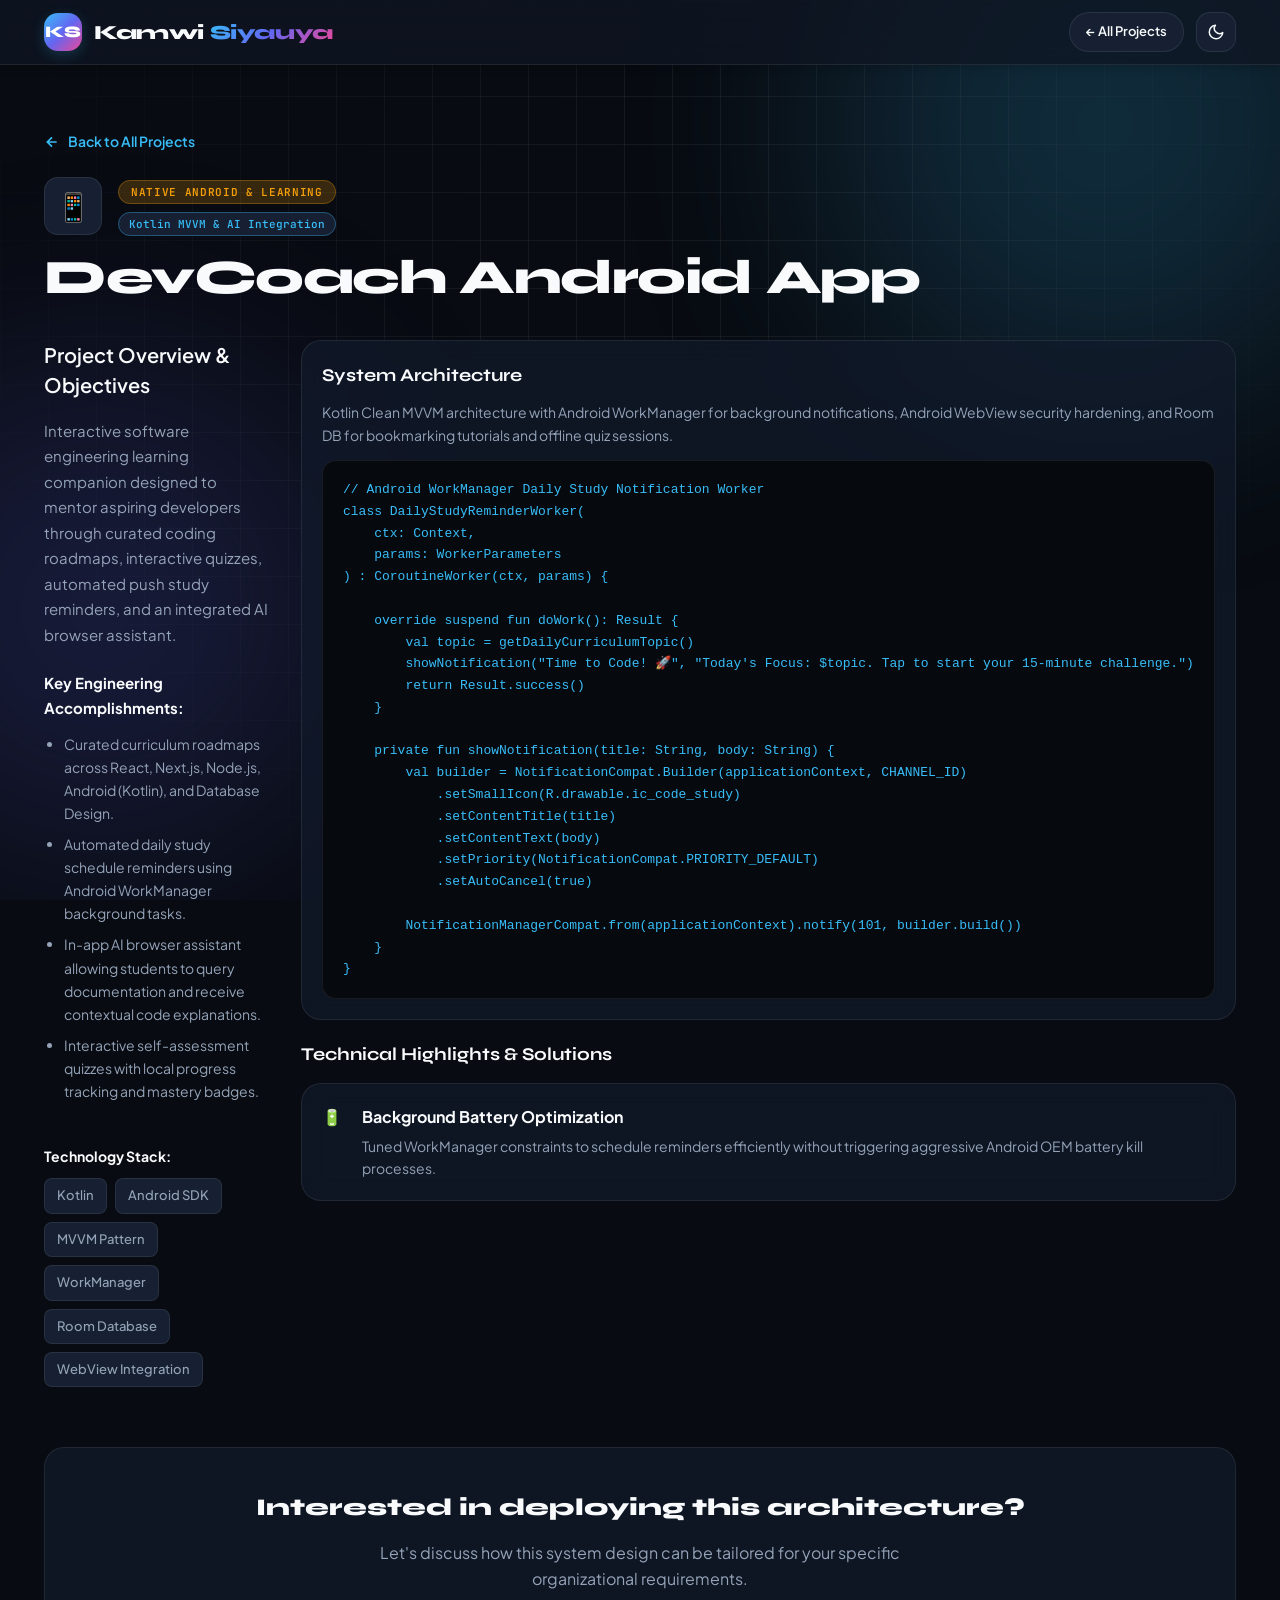
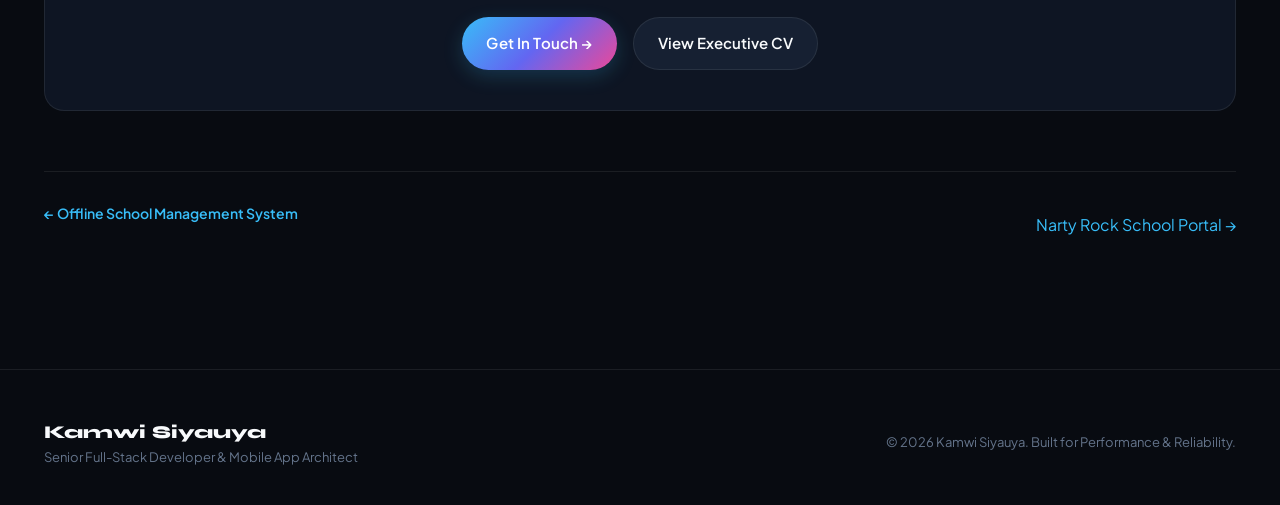
<file: project-devcoach.html>
<!DOCTYPE html>
<html lang="en" data-theme="dark">
<head>
  <meta charset="UTF-8" />
  <meta name="viewport" content="width=device-width, initial-scale=1.0" />
  <title>DevCoach Android App — Engineering Case Study | Kamwi Siyauya</title>
  <meta name="description" content="Technical case study of DevCoach Android App engineered by Kamwi Siyauya. System architecture, technology stack, and implementation breakdown." />
  
  <link rel="preconnect" href="https://fonts.googleapis.com" />
  <link rel="preconnect" href="https://fonts.gstatic.com" crossorigin />
  <link href="https://fonts.googleapis.com/css2?family=JetBrains+Mono:wght@400;500;600;700&family=Plus+Jakarta+Sans:wght@300;400;500;600;700;800&family=Syne:wght@600;700;800&display=swap" rel="stylesheet" />
  <link rel="stylesheet" href="style.css" />
  <style>
    .case-container { padding: 130px 0 80px; }
    .code-block { background: #06090e; border: 1px solid var(--border-subtle); border-radius: var(--radius-md); padding: 18px 20px; font-family: var(--font-mono); font-size: 13px; color: #38bdf8; overflow-x: auto; margin-top: 14px; line-height: 1.6; }
    .back-nav { display: inline-flex; align-items: center; gap: 8px; font-weight: 600; font-size: 14px; color: var(--accent-cyan); margin-bottom: 24px; transition: var(--transition-smooth); }
    .back-nav:hover { transform: translateX(-4px); color: var(--text-primary); }
    .project-nav-row { display: flex; justify-content: space-between; align-items: center; margin-top: 60px; padding-top: 30px; border-top: 1px solid var(--border-subtle); flex-wrap: wrap; gap: 16px; }
  </style>
</head>
<body>
  <div id="scroll-progress"></div>
  <div class="ambient-bg">
    <div class="ambient-glow glow-1"></div>
    <div class="ambient-glow glow-2"></div>
    <div class="bg-grid-pattern"></div>
  </div>

  <header class="navbar-container scrolled">
    <div class="container">
      <div class="nav-inner">
        <a href="index.html" class="brand-logo">
          <div class="brand-badge">KS</div>
          <div class="brand-name">Kamwi <span>Siyauya</span></div>
        </a>
        <div class="nav-actions">
          <a href="index.html#projects" class="btn-secondary" style="font-size:13px; padding:8px 16px;">← All Projects</a>
          <button class="theme-toggle-btn" id="themeToggle" title="Toggle Theme" aria-label="Toggle Theme">
            <svg class="theme-icon-moon" viewBox="0 0 24 24"><path d="M21 12.79A9 9 0 1 1 11.21 3 7 7 0 0 0 21 12.79z"></path></svg>
            <svg class="theme-icon-sun" viewBox="0 0 24 24"><circle cx="12" cy="12" r="5"></circle><line x1="12" y1="1" x2="12" y2="3"></line><line x1="12" y1="21" x2="12" y2="23"></line><line x1="4.22" y1="4.22" x2="5.64" y2="5.64"></line><line x1="18.36" y1="18.36" x2="19.78" y2="19.78"></line><line x1="1" y1="12" x2="3" y2="12"></line><line x1="21" y1="12" x2="23" y2="12"></line><line x1="4.22" y1="19.78" x2="5.64" y2="18.36"></line><line x1="18.36" y1="5.64" x2="19.78" y2="4.22"></line></svg>
          </button>
        </div>
      </div>
    </div>
  </header>

  <main class="case-container">
    <div class="container">
      <a href="index.html#projects" class="back-nav">
        <svg width="16" height="16" viewBox="0 0 24 24" fill="none" stroke="currentColor" stroke-width="2.5"><path d="M19 12H5M12 19l-7-7 7-7"/></svg>
        <span>Back to All Projects</span>
      </a>

      <div style="display:flex; align-items:center; gap:16px; margin-bottom:16px;">
        <div class="project-icon-badge" style="width:58px; height:58px; font-size:28px;">📱</div>
        <div>
          <span class="project-category-tag featured">Native Android & Learning</span>
          <div style="margin-top:6px;"><span class="tag-badge highlight">Kotlin MVVM & AI Integration</span></div>
        </div>
      </div>

      <h1 class="hero-title" style="font-size:clamp(30px, 4.5vw, 48px); margin-bottom:16px;">DevCoach Android App</h1>

      <div class="about-grid" style="margin-top:36px;">
        <!-- Left Column: Scope & Deliverables -->
        <div class="about-bio-card">
          <div>
            <h3 class="about-lead">Project Overview &amp; Objectives</h3>
            <p class="about-text">Interactive software engineering learning companion designed to mentor aspiring developers through curated coding roadmaps, interactive quizzes, automated push study reminders, and an integrated AI browser assistant.</p>
            <h4 style="font-size:15px; font-weight:700; color:var(--text-primary); margin-bottom:12px; margin-top:20px;">Key Engineering Accomplishments:</h4>
            <ul class="timeline-bullets"><li>Curated curriculum roadmaps across React, Next.js, Node.js, Android (Kotlin), and Database Design.</li>
<li>Automated daily study schedule reminders using Android WorkManager background tasks.</li>
<li>In-app AI browser assistant allowing students to query documentation and receive contextual code explanations.</li>
<li>Interactive self-assessment quizzes with local progress tracking and mastery badges.</li></ul>
          </div>
          <div style="margin-top:24px;">
            <h4 style="font-size:14px; font-weight:700; color:var(--text-primary); margin-bottom:10px;">Technology Stack:</h4>
            <div class="skill-chips-list"><span class="skill-chip">Kotlin</span> <span class="skill-chip">Android SDK</span> <span class="skill-chip">MVVM Pattern</span> <span class="skill-chip">WorkManager</span> <span class="skill-chip">Room Database</span> <span class="skill-chip">WebView Integration</span></div>
          </div>
        </div>

        <!-- Right Column: Architecture & Innovations -->
        <div style="display:flex; flex-direction:column; gap:20px;">
          <div class="bento-card">
            <h3 style="font-family:var(--font-display); font-size:18px; font-weight:700; color:var(--text-primary); margin-bottom:10px;">System Architecture</h3>
            <p style="font-size:14px; color:var(--text-secondary); line-height:1.6;">Kotlin Clean MVVM architecture with Android WorkManager for background notifications, Android WebView security hardening, and Room DB for bookmarking tutorials and offline quiz sessions.</p>
            <pre class="code-block"><code>// Android WorkManager Daily Study Notification Worker
class DailyStudyReminderWorker(
    ctx: Context,
    params: WorkerParameters
) : CoroutineWorker(ctx, params) {

    override suspend fun doWork(): Result {
        val topic = getDailyCurriculumTopic()
        showNotification("Time to Code! 🚀", "Today's Focus: $topic. Tap to start your 15-minute challenge.")
        return Result.success()
    }

    private fun showNotification(title: String, body: String) {
        val builder = NotificationCompat.Builder(applicationContext, CHANNEL_ID)
            .setSmallIcon(R.drawable.ic_code_study)
            .setContentTitle(title)
            .setContentText(body)
            .setPriority(NotificationCompat.PRIORITY_DEFAULT)
            .setAutoCancel(true)
            
        NotificationManagerCompat.from(applicationContext).notify(101, builder.build())
    }
}</code></pre>
          </div>

          
          <div>
            <h3 style="font-family:var(--font-display); font-size:18px; font-weight:700; color:var(--text-primary); margin-bottom:14px;">Technical Highlights &amp; Solutions</h3>
            
    <div class="feature-box" style="margin-bottom:14px;">
      🔋
      <div class="feature-content">
        <h4>Background Battery Optimization</h4>
        <p>Tuned WorkManager constraints to schedule reminders efficiently without triggering aggressive Android OEM battery kill processes.</p>
      </div>
    </div>
  
          </div>
        </div>
      </div>

      <!-- Action Footer CTA -->
      <div style="margin-top:60px; text-align:center; padding:40px; background:var(--bg-card); border-radius:var(--radius-lg); border:1px solid var(--border-subtle);">
        <h3 style="font-family:var(--font-display); font-size:24px; font-weight:800; margin-bottom:12px;">Interested in deploying this architecture?</h3>
        <p style="color:var(--text-secondary); margin-bottom:24px; max-width:600px; margin-left:auto; margin-right:auto;">Let's discuss how this system design can be tailored for your specific organizational requirements.</p>
        <div style="display:flex; justify-content:center; gap:16px; flex-wrap:wrap;">
          <a href="index.html#contact" class="btn-primary">Get In Touch →</a>
          <a href="cv-dark.html" target="_blank" class="btn-secondary">View Executive CV</a>
        </div>
      </div>

      <!-- Next / Prev Project Navigation -->
      <div class="project-nav-row">
        <a href="project-offline.html" class="back-nav">← Offline School Management System</a>
        <a href="project-narty.html" class="project-action-link">Narty Rock School Portal →</a>
      </div>
    </div>
  </main>

  <footer>
    <div class="container">
      <div class="footer-inner">
        <div>
          <div class="footer-brand">Kamwi Siyauya</div>
          <div class="footer-copy">Senior Full-Stack Developer &amp; Mobile App Architect</div>
        </div>
        <div class="footer-copy">© 2026 Kamwi Siyauya. Built for Performance &amp; Reliability.</div>
      </div>
    </div>
  </footer>

  <div id="toast">
    <span id="toastIcon">✓</span>
    <span id="toastMsg">Notification</span>
  </div>

  <script src="main.js"></script>
</body>
</html>
</file>
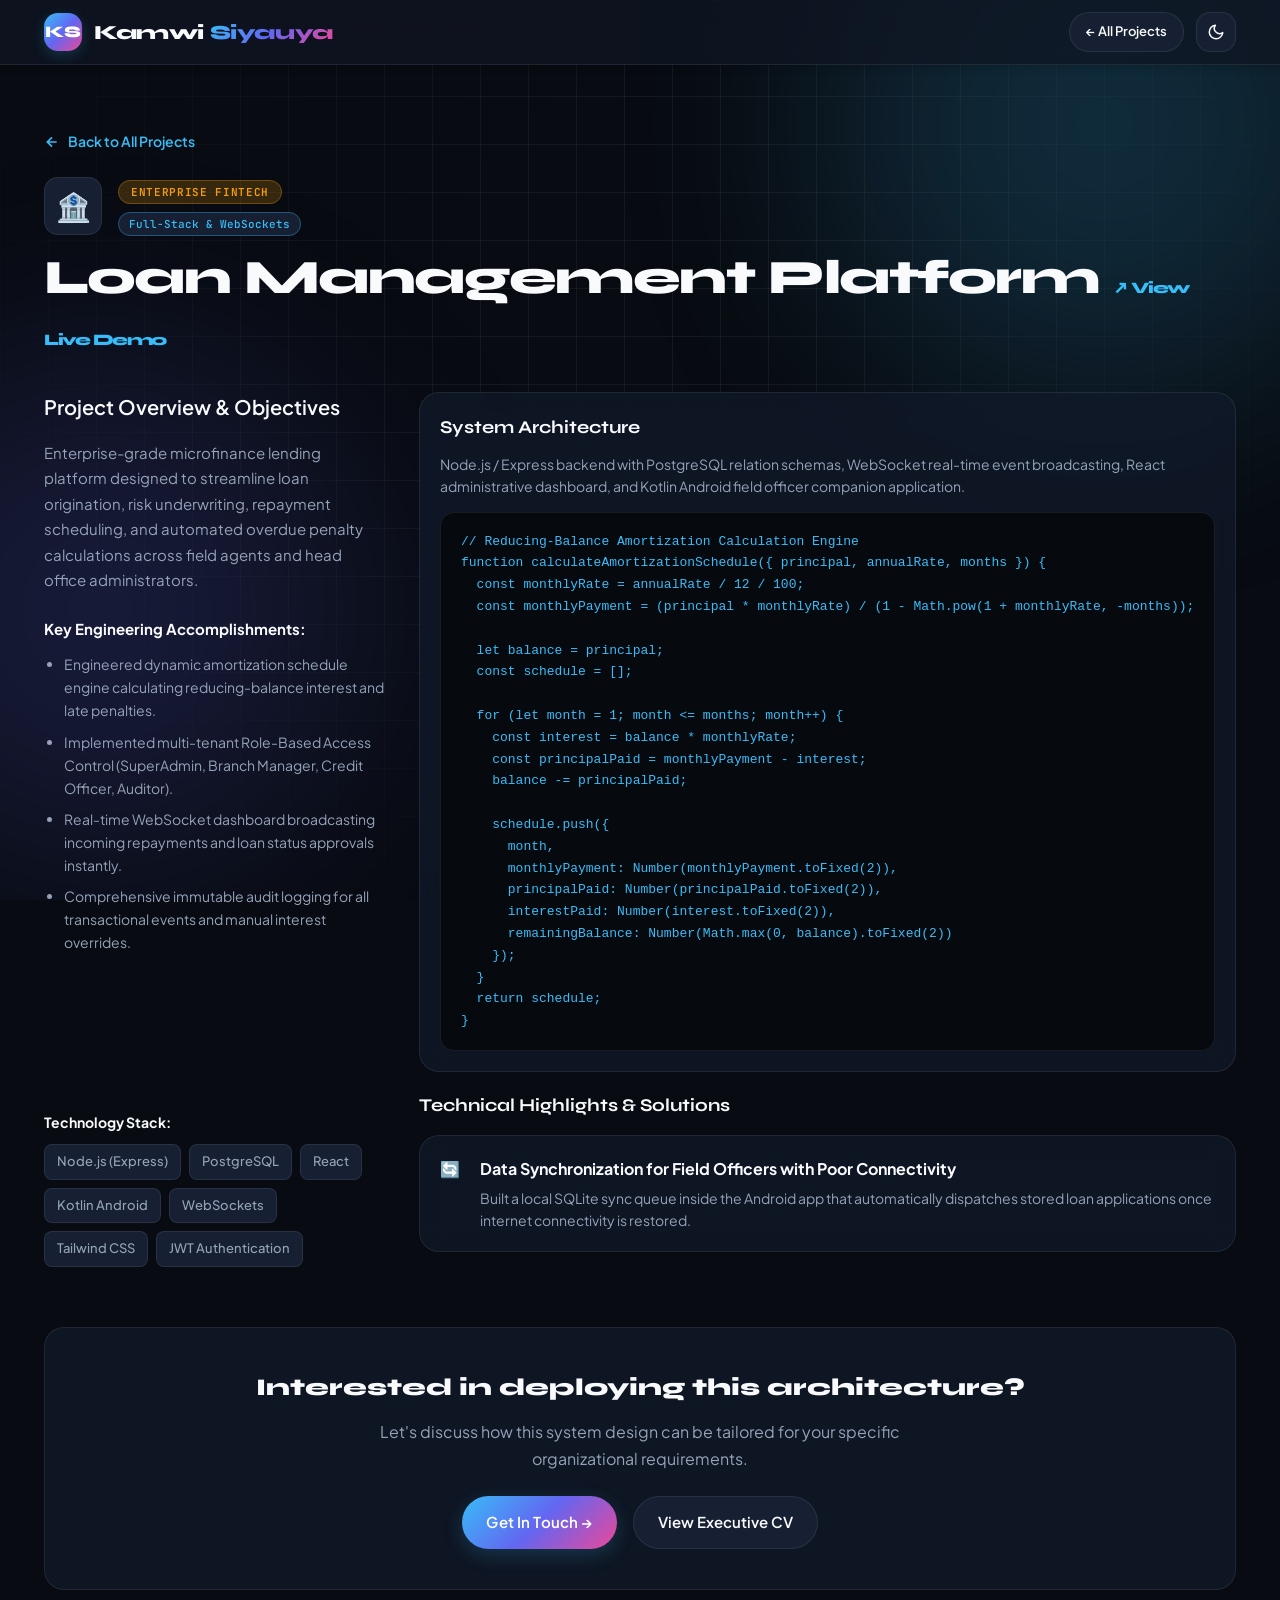
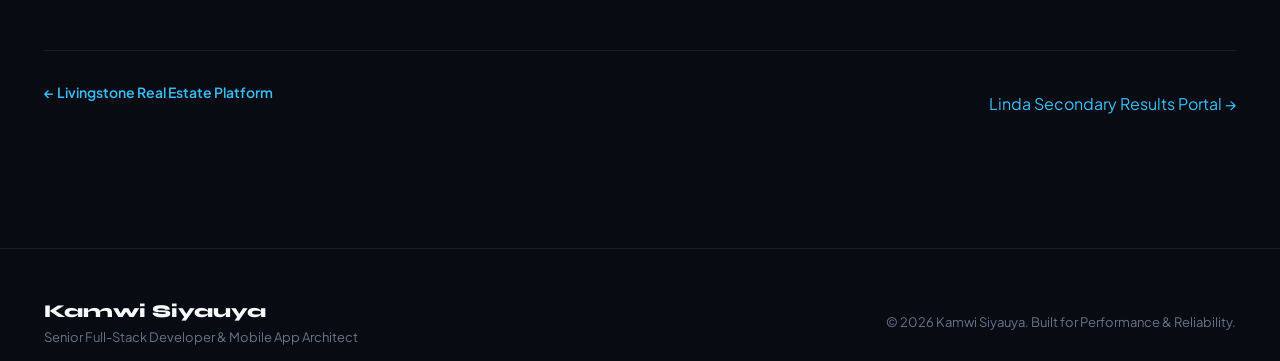
<file: project-loan.html>
<!DOCTYPE html>
<html lang="en" data-theme="dark">
<head>
  <meta charset="UTF-8" />
  <meta name="viewport" content="width=device-width, initial-scale=1.0" />
  <title>Loan Management Platform — Engineering Case Study | Kamwi Siyauya</title>
  <meta name="description" content="Technical case study of Loan Management Platform engineered by Kamwi Siyauya. System architecture, technology stack, and implementation breakdown." />
  
  <link rel="preconnect" href="https://fonts.googleapis.com" />
  <link rel="preconnect" href="https://fonts.gstatic.com" crossorigin />
  <link href="https://fonts.googleapis.com/css2?family=JetBrains+Mono:wght@400;500;600;700&family=Plus+Jakarta+Sans:wght@300;400;500;600;700;800&family=Syne:wght@600;700;800&display=swap" rel="stylesheet" />
  <link rel="stylesheet" href="style.css" />
  <style>
    .case-container { padding: 130px 0 80px; }
    .code-block { background: #06090e; border: 1px solid var(--border-subtle); border-radius: var(--radius-md); padding: 18px 20px; font-family: var(--font-mono); font-size: 13px; color: #38bdf8; overflow-x: auto; margin-top: 14px; line-height: 1.6; }
    .back-nav { display: inline-flex; align-items: center; gap: 8px; font-weight: 600; font-size: 14px; color: var(--accent-cyan); margin-bottom: 24px; transition: var(--transition-smooth); }
    .back-nav:hover { transform: translateX(-4px); color: var(--text-primary); }
    .project-nav-row { display: flex; justify-content: space-between; align-items: center; margin-top: 60px; padding-top: 30px; border-top: 1px solid var(--border-subtle); flex-wrap: wrap; gap: 16px; }
  </style>
</head>
<body>
  <div id="scroll-progress"></div>
  <div class="ambient-bg">
    <div class="ambient-glow glow-1"></div>
    <div class="ambient-glow glow-2"></div>
    <div class="bg-grid-pattern"></div>
  </div>

  <header class="navbar-container scrolled">
    <div class="container">
      <div class="nav-inner">
        <a href="index.html" class="brand-logo">
          <div class="brand-badge">KS</div>
          <div class="brand-name">Kamwi <span>Siyauya</span></div>
        </a>
        <div class="nav-actions">
          <a href="index.html#projects" class="btn-secondary" style="font-size:13px; padding:8px 16px;">← All Projects</a>
          <button class="theme-toggle-btn" id="themeToggle" title="Toggle Theme" aria-label="Toggle Theme">
            <svg class="theme-icon-moon" viewBox="0 0 24 24"><path d="M21 12.79A9 9 0 1 1 11.21 3 7 7 0 0 0 21 12.79z"></path></svg>
            <svg class="theme-icon-sun" viewBox="0 0 24 24"><circle cx="12" cy="12" r="5"></circle><line x1="12" y1="1" x2="12" y2="3"></line><line x1="12" y1="21" x2="12" y2="23"></line><line x1="4.22" y1="4.22" x2="5.64" y2="5.64"></line><line x1="18.36" y1="18.36" x2="19.78" y2="19.78"></line><line x1="1" y1="12" x2="3" y2="12"></line><line x1="21" y1="12" x2="23" y2="12"></line><line x1="4.22" y1="19.78" x2="5.64" y2="18.36"></line><line x1="18.36" y1="5.64" x2="19.78" y2="4.22"></line></svg>
          </button>
        </div>
      </div>
    </div>
  </header>

  <main class="case-container">
    <div class="container">
      <a href="index.html#projects" class="back-nav">
        <svg width="16" height="16" viewBox="0 0 24 24" fill="none" stroke="currentColor" stroke-width="2.5"><path d="M19 12H5M12 19l-7-7 7-7"/></svg>
        <span>Back to All Projects</span>
      </a>

      <div style="display:flex; align-items:center; gap:16px; margin-bottom:16px;">
        <div class="project-icon-badge" style="width:58px; height:58px; font-size:28px;">🏦</div>
        <div>
          <span class="project-category-tag featured">Enterprise Fintech</span>
          <div style="margin-top:6px;"><span class="tag-badge highlight">Full-Stack & WebSockets</span></div>
        </div>
      </div>

      <h1 class="hero-title" style="font-size:clamp(30px, 4.5vw, 48px); margin-bottom:16px;">Loan Management Platform<a href="https://fastlon.netlify.app/" target="_blank" style="font-size:16px; margin-left:16px; color:var(--accent-cyan); text-decoration:none;">↗ View Live Demo</a></h1>

      <div class="about-grid" style="margin-top:36px;">
        <!-- Left Column: Scope & Deliverables -->
        <div class="about-bio-card">
          <div>
            <h3 class="about-lead">Project Overview &amp; Objectives</h3>
            <p class="about-text">Enterprise-grade microfinance lending platform designed to streamline loan origination, risk underwriting, repayment scheduling, and automated overdue penalty calculations across field agents and head office administrators.</p>
            <h4 style="font-size:15px; font-weight:700; color:var(--text-primary); margin-bottom:12px; margin-top:20px;">Key Engineering Accomplishments:</h4>
            <ul class="timeline-bullets"><li>Engineered dynamic amortization schedule engine calculating reducing-balance interest and late penalties.</li>
<li>Implemented multi-tenant Role-Based Access Control (SuperAdmin, Branch Manager, Credit Officer, Auditor).</li>
<li>Real-time WebSocket dashboard broadcasting incoming repayments and loan status approvals instantly.</li>
<li>Comprehensive immutable audit logging for all transactional events and manual interest overrides.</li></ul>
          </div>
          <div style="margin-top:24px;">
            <h4 style="font-size:14px; font-weight:700; color:var(--text-primary); margin-bottom:10px;">Technology Stack:</h4>
            <div class="skill-chips-list"><span class="skill-chip">Node.js (Express)</span> <span class="skill-chip">PostgreSQL</span> <span class="skill-chip">React</span> <span class="skill-chip">Kotlin Android</span> <span class="skill-chip">WebSockets</span> <span class="skill-chip">Tailwind CSS</span> <span class="skill-chip">JWT Authentication</span></div>
          </div>
        </div>

        <!-- Right Column: Architecture & Innovations -->
        <div style="display:flex; flex-direction:column; gap:20px;">
          <div class="bento-card">
            <h3 style="font-family:var(--font-display); font-size:18px; font-weight:700; color:var(--text-primary); margin-bottom:10px;">System Architecture</h3>
            <p style="font-size:14px; color:var(--text-secondary); line-height:1.6;">Node.js / Express backend with PostgreSQL relation schemas, WebSocket real-time event broadcasting, React administrative dashboard, and Kotlin Android field officer companion application.</p>
            <pre class="code-block"><code>// Reducing-Balance Amortization Calculation Engine
function calculateAmortizationSchedule({ principal, annualRate, months }) {
  const monthlyRate = annualRate / 12 / 100;
  const monthlyPayment = (principal * monthlyRate) / (1 - Math.pow(1 + monthlyRate, -months));
  
  let balance = principal;
  const schedule = [];
  
  for (let month = 1; month <= months; month++) {
    const interest = balance * monthlyRate;
    const principalPaid = monthlyPayment - interest;
    balance -= principalPaid;
    
    schedule.push({
      month,
      monthlyPayment: Number(monthlyPayment.toFixed(2)),
      principalPaid: Number(principalPaid.toFixed(2)),
      interestPaid: Number(interest.toFixed(2)),
      remainingBalance: Number(Math.max(0, balance).toFixed(2))
    });
  }
  return schedule;
}</code></pre>
          </div>

          
          <div>
            <h3 style="font-family:var(--font-display); font-size:18px; font-weight:700; color:var(--text-primary); margin-bottom:14px;">Technical Highlights &amp; Solutions</h3>
            
    <div class="feature-box" style="margin-bottom:14px;">
      🔄
      <div class="feature-content">
        <h4>Data Synchronization for Field Officers with Poor Connectivity</h4>
        <p>Built a local SQLite sync queue inside the Android app that automatically dispatches stored loan applications once internet connectivity is restored.</p>
      </div>
    </div>
  
          </div>
        </div>
      </div>

      <!-- Action Footer CTA -->
      <div style="margin-top:60px; text-align:center; padding:40px; background:var(--bg-card); border-radius:var(--radius-lg); border:1px solid var(--border-subtle);">
        <h3 style="font-family:var(--font-display); font-size:24px; font-weight:800; margin-bottom:12px;">Interested in deploying this architecture?</h3>
        <p style="color:var(--text-secondary); margin-bottom:24px; max-width:600px; margin-left:auto; margin-right:auto;">Let's discuss how this system design can be tailored for your specific organizational requirements.</p>
        <div style="display:flex; justify-content:center; gap:16px; flex-wrap:wrap;">
          <a href="index.html#contact" class="btn-primary">Get In Touch →</a>
          <a href="cv-dark.html" target="_blank" class="btn-secondary">View Executive CV</a>
        </div>
      </div>

      <!-- Next / Prev Project Navigation -->
      <div class="project-nav-row">
        <a href="project-realestate.html" class="back-nav">← Livingstone Real Estate Platform</a>
        <a href="project-results.html" class="project-action-link">Linda Secondary Results Portal →</a>
      </div>
    </div>
  </main>

  <footer>
    <div class="container">
      <div class="footer-inner">
        <div>
          <div class="footer-brand">Kamwi Siyauya</div>
          <div class="footer-copy">Senior Full-Stack Developer &amp; Mobile App Architect</div>
        </div>
        <div class="footer-copy">© 2026 Kamwi Siyauya. Built for Performance &amp; Reliability.</div>
      </div>
    </div>
  </footer>

  <div id="toast">
    <span id="toastIcon">✓</span>
    <span id="toastMsg">Notification</span>
  </div>

  <script src="main.js"></script>
</body>
</html>
</file>
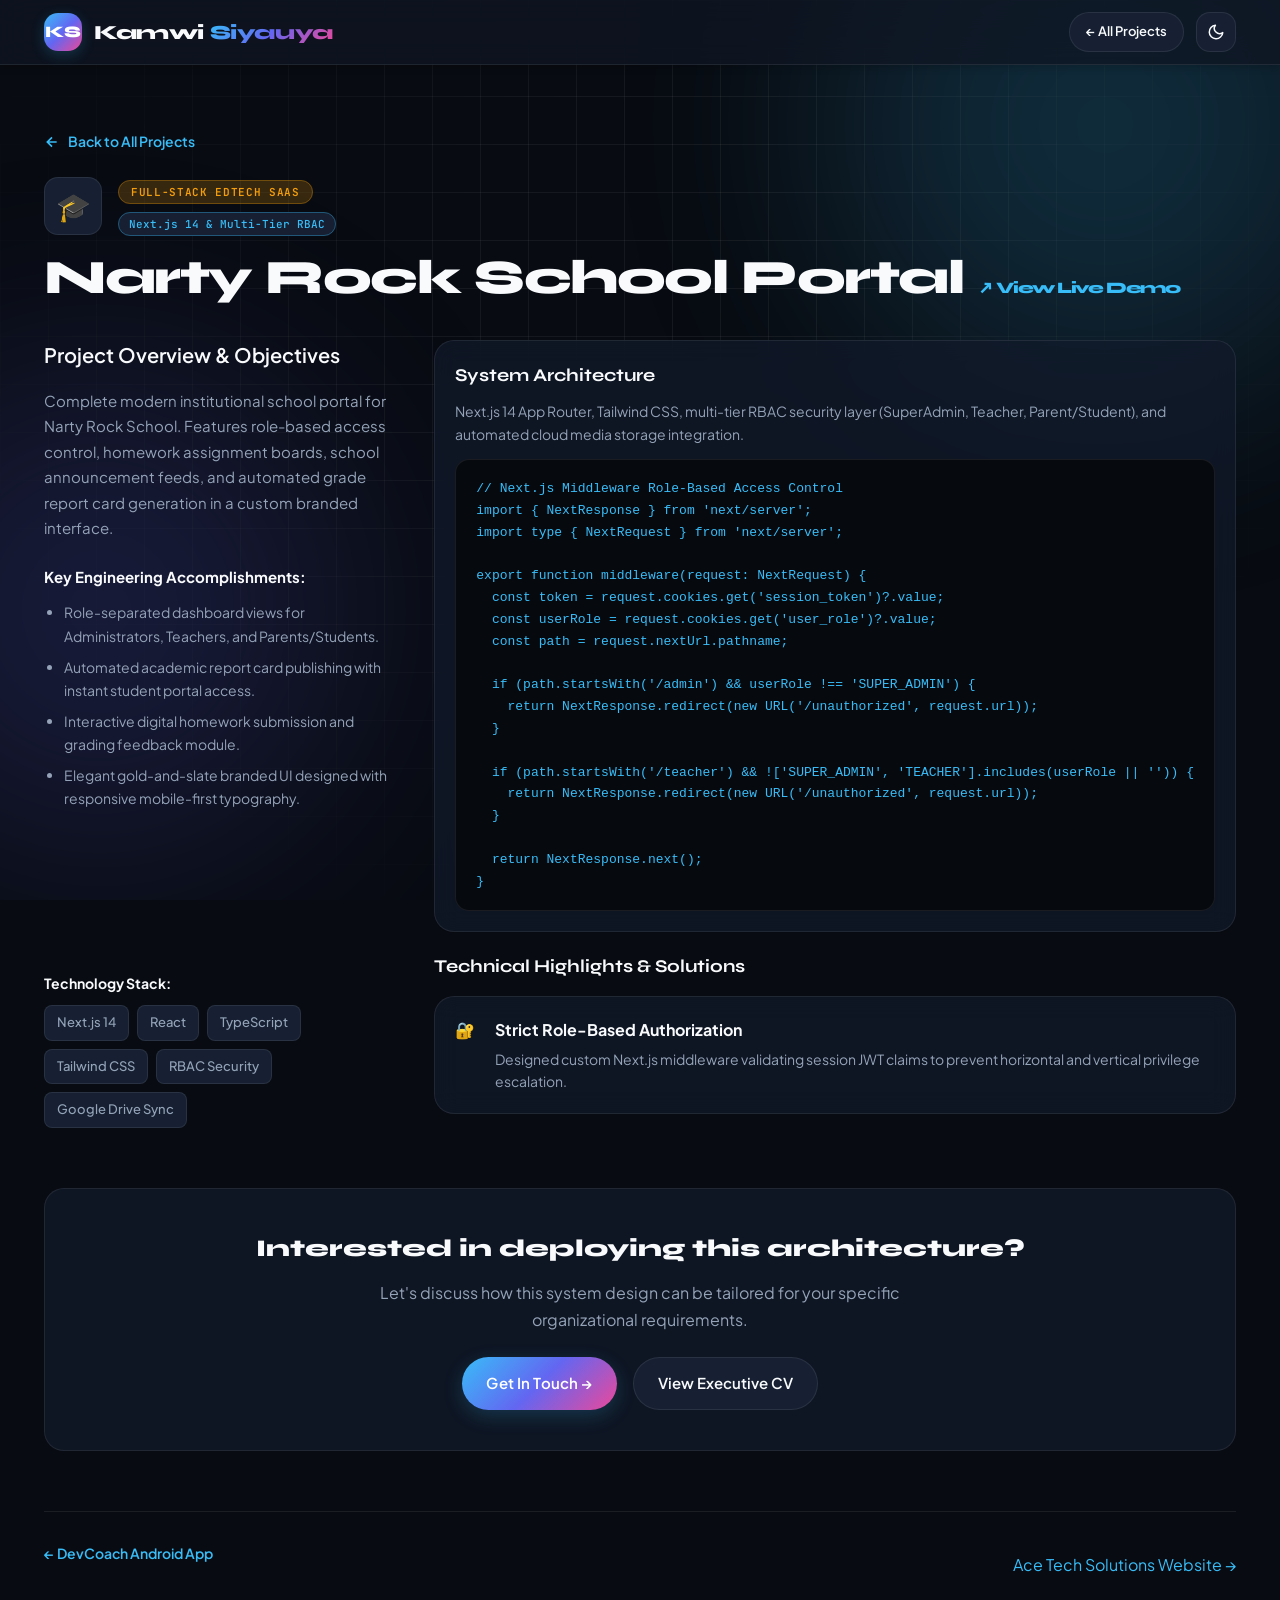
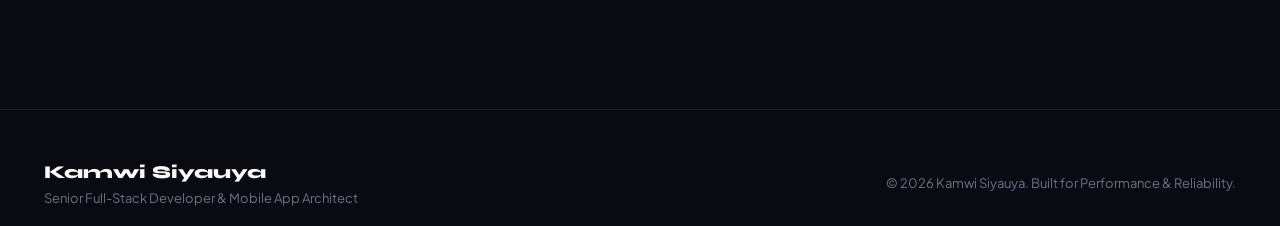
<file: project-narty.html>
<!DOCTYPE html>
<html lang="en" data-theme="dark">
<head>
  <meta charset="UTF-8" />
  <meta name="viewport" content="width=device-width, initial-scale=1.0" />
  <title>Narty Rock School Portal — Engineering Case Study | Kamwi Siyauya</title>
  <meta name="description" content="Technical case study of Narty Rock School Portal engineered by Kamwi Siyauya. System architecture, technology stack, and implementation breakdown." />
  
  <link rel="preconnect" href="https://fonts.googleapis.com" />
  <link rel="preconnect" href="https://fonts.gstatic.com" crossorigin />
  <link href="https://fonts.googleapis.com/css2?family=JetBrains+Mono:wght@400;500;600;700&family=Plus+Jakarta+Sans:wght@300;400;500;600;700;800&family=Syne:wght@600;700;800&display=swap" rel="stylesheet" />
  <link rel="stylesheet" href="style.css" />
  <style>
    .case-container { padding: 130px 0 80px; }
    .code-block { background: #06090e; border: 1px solid var(--border-subtle); border-radius: var(--radius-md); padding: 18px 20px; font-family: var(--font-mono); font-size: 13px; color: #38bdf8; overflow-x: auto; margin-top: 14px; line-height: 1.6; }
    .back-nav { display: inline-flex; align-items: center; gap: 8px; font-weight: 600; font-size: 14px; color: var(--accent-cyan); margin-bottom: 24px; transition: var(--transition-smooth); }
    .back-nav:hover { transform: translateX(-4px); color: var(--text-primary); }
    .project-nav-row { display: flex; justify-content: space-between; align-items: center; margin-top: 60px; padding-top: 30px; border-top: 1px solid var(--border-subtle); flex-wrap: wrap; gap: 16px; }
  </style>
</head>
<body>
  <div id="scroll-progress"></div>
  <div class="ambient-bg">
    <div class="ambient-glow glow-1"></div>
    <div class="ambient-glow glow-2"></div>
    <div class="bg-grid-pattern"></div>
  </div>

  <header class="navbar-container scrolled">
    <div class="container">
      <div class="nav-inner">
        <a href="index.html" class="brand-logo">
          <div class="brand-badge">KS</div>
          <div class="brand-name">Kamwi <span>Siyauya</span></div>
        </a>
        <div class="nav-actions">
          <a href="index.html#projects" class="btn-secondary" style="font-size:13px; padding:8px 16px;">← All Projects</a>
          <button class="theme-toggle-btn" id="themeToggle" title="Toggle Theme" aria-label="Toggle Theme">
            <svg class="theme-icon-moon" viewBox="0 0 24 24"><path d="M21 12.79A9 9 0 1 1 11.21 3 7 7 0 0 0 21 12.79z"></path></svg>
            <svg class="theme-icon-sun" viewBox="0 0 24 24"><circle cx="12" cy="12" r="5"></circle><line x1="12" y1="1" x2="12" y2="3"></line><line x1="12" y1="21" x2="12" y2="23"></line><line x1="4.22" y1="4.22" x2="5.64" y2="5.64"></line><line x1="18.36" y1="18.36" x2="19.78" y2="19.78"></line><line x1="1" y1="12" x2="3" y2="12"></line><line x1="21" y1="12" x2="23" y2="12"></line><line x1="4.22" y1="19.78" x2="5.64" y2="18.36"></line><line x1="18.36" y1="5.64" x2="19.78" y2="4.22"></line></svg>
          </button>
        </div>
      </div>
    </div>
  </header>

  <main class="case-container">
    <div class="container">
      <a href="index.html#projects" class="back-nav">
        <svg width="16" height="16" viewBox="0 0 24 24" fill="none" stroke="currentColor" stroke-width="2.5"><path d="M19 12H5M12 19l-7-7 7-7"/></svg>
        <span>Back to All Projects</span>
      </a>

      <div style="display:flex; align-items:center; gap:16px; margin-bottom:16px;">
        <div class="project-icon-badge" style="width:58px; height:58px; font-size:28px;">🎓</div>
        <div>
          <span class="project-category-tag featured">Full-Stack EdTech SaaS</span>
          <div style="margin-top:6px;"><span class="tag-badge highlight">Next.js 14 & Multi-Tier RBAC</span></div>
        </div>
      </div>

      <h1 class="hero-title" style="font-size:clamp(30px, 4.5vw, 48px); margin-bottom:16px;">Narty Rock School Portal<a href="https://nartyrock.netlify.app/dashboard" target="_blank" style="font-size:16px; margin-left:16px; color:var(--accent-cyan); text-decoration:none;">↗ View Live Demo</a></h1>

      <div class="about-grid" style="margin-top:36px;">
        <!-- Left Column: Scope & Deliverables -->
        <div class="about-bio-card">
          <div>
            <h3 class="about-lead">Project Overview &amp; Objectives</h3>
            <p class="about-text">Complete modern institutional school portal for Narty Rock School. Features role-based access control, homework assignment boards, school announcement feeds, and automated grade report card generation in a custom branded interface.</p>
            <h4 style="font-size:15px; font-weight:700; color:var(--text-primary); margin-bottom:12px; margin-top:20px;">Key Engineering Accomplishments:</h4>
            <ul class="timeline-bullets"><li>Role-separated dashboard views for Administrators, Teachers, and Parents/Students.</li>
<li>Automated academic report card publishing with instant student portal access.</li>
<li>Interactive digital homework submission and grading feedback module.</li>
<li>Elegant gold-and-slate branded UI designed with responsive mobile-first typography.</li></ul>
          </div>
          <div style="margin-top:24px;">
            <h4 style="font-size:14px; font-weight:700; color:var(--text-primary); margin-bottom:10px;">Technology Stack:</h4>
            <div class="skill-chips-list"><span class="skill-chip">Next.js 14</span> <span class="skill-chip">React</span> <span class="skill-chip">TypeScript</span> <span class="skill-chip">Tailwind CSS</span> <span class="skill-chip">RBAC Security</span> <span class="skill-chip">Google Drive Sync</span></div>
          </div>
        </div>

        <!-- Right Column: Architecture & Innovations -->
        <div style="display:flex; flex-direction:column; gap:20px;">
          <div class="bento-card">
            <h3 style="font-family:var(--font-display); font-size:18px; font-weight:700; color:var(--text-primary); margin-bottom:10px;">System Architecture</h3>
            <p style="font-size:14px; color:var(--text-secondary); line-height:1.6;">Next.js 14 App Router, Tailwind CSS, multi-tier RBAC security layer (SuperAdmin, Teacher, Parent/Student), and automated cloud media storage integration.</p>
            <pre class="code-block"><code>// Next.js Middleware Role-Based Access Control
import { NextResponse } from 'next/server';
import type { NextRequest } from 'next/server';

export function middleware(request: NextRequest) {
  const token = request.cookies.get('session_token')?.value;
  const userRole = request.cookies.get('user_role')?.value;
  const path = request.nextUrl.pathname;

  if (path.startsWith('/admin') && userRole !== 'SUPER_ADMIN') {
    return NextResponse.redirect(new URL('/unauthorized', request.url));
  }
  
  if (path.startsWith('/teacher') && !['SUPER_ADMIN', 'TEACHER'].includes(userRole || '')) {
    return NextResponse.redirect(new URL('/unauthorized', request.url));
  }

  return NextResponse.next();
}</code></pre>
          </div>

          
          <div>
            <h3 style="font-family:var(--font-display); font-size:18px; font-weight:700; color:var(--text-primary); margin-bottom:14px;">Technical Highlights &amp; Solutions</h3>
            
    <div class="feature-box" style="margin-bottom:14px;">
      🔐
      <div class="feature-content">
        <h4>Strict Role-Based Authorization</h4>
        <p>Designed custom Next.js middleware validating session JWT claims to prevent horizontal and vertical privilege escalation.</p>
      </div>
    </div>
  
          </div>
        </div>
      </div>

      <!-- Action Footer CTA -->
      <div style="margin-top:60px; text-align:center; padding:40px; background:var(--bg-card); border-radius:var(--radius-lg); border:1px solid var(--border-subtle);">
        <h3 style="font-family:var(--font-display); font-size:24px; font-weight:800; margin-bottom:12px;">Interested in deploying this architecture?</h3>
        <p style="color:var(--text-secondary); margin-bottom:24px; max-width:600px; margin-left:auto; margin-right:auto;">Let's discuss how this system design can be tailored for your specific organizational requirements.</p>
        <div style="display:flex; justify-content:center; gap:16px; flex-wrap:wrap;">
          <a href="index.html#contact" class="btn-primary">Get In Touch →</a>
          <a href="cv-dark.html" target="_blank" class="btn-secondary">View Executive CV</a>
        </div>
      </div>

      <!-- Next / Prev Project Navigation -->
      <div class="project-nav-row">
        <a href="project-devcoach.html" class="back-nav">← DevCoach Android App</a>
        <a href="project-acetech.html" class="project-action-link">Ace Tech Solutions Website →</a>
      </div>
    </div>
  </main>

  <footer>
    <div class="container">
      <div class="footer-inner">
        <div>
          <div class="footer-brand">Kamwi Siyauya</div>
          <div class="footer-copy">Senior Full-Stack Developer &amp; Mobile App Architect</div>
        </div>
        <div class="footer-copy">© 2026 Kamwi Siyauya. Built for Performance &amp; Reliability.</div>
      </div>
    </div>
  </footer>

  <div id="toast">
    <span id="toastIcon">✓</span>
    <span id="toastMsg">Notification</span>
  </div>

  <script src="main.js"></script>
</body>
</html>
</file>
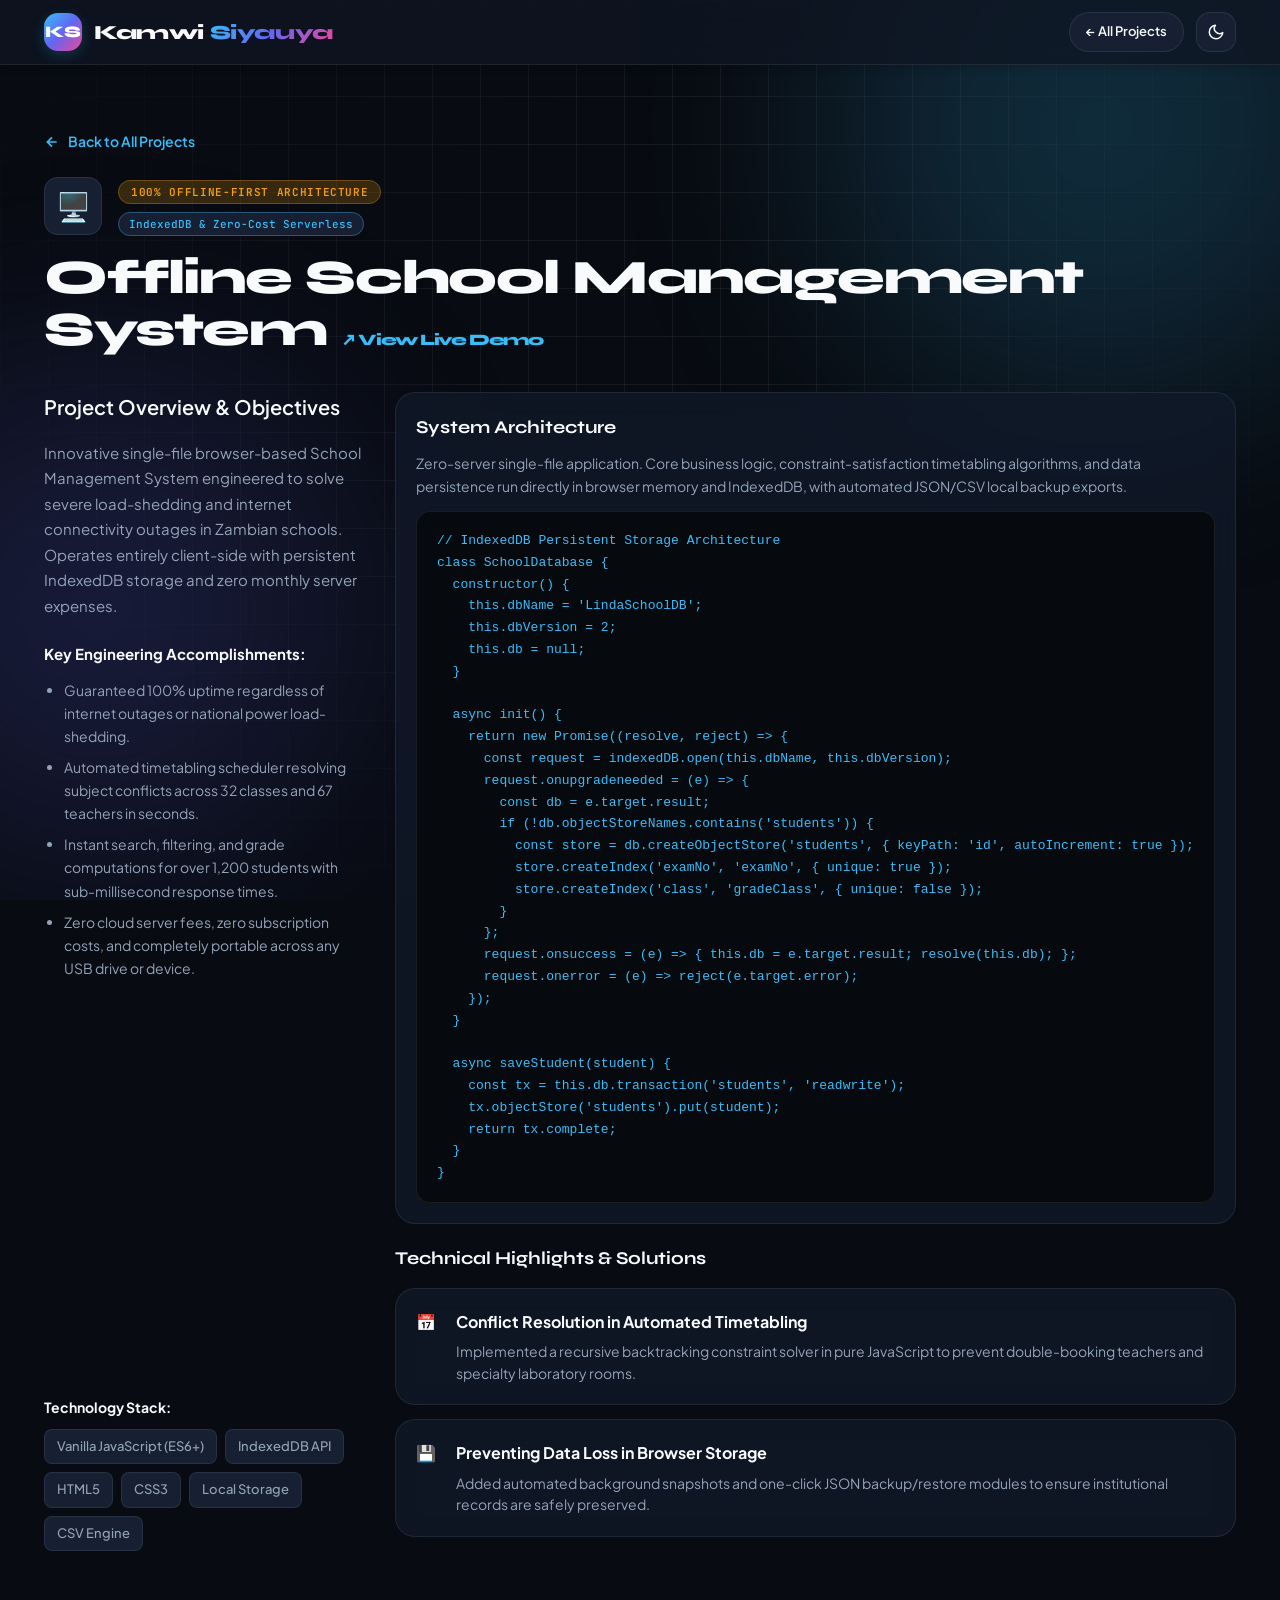
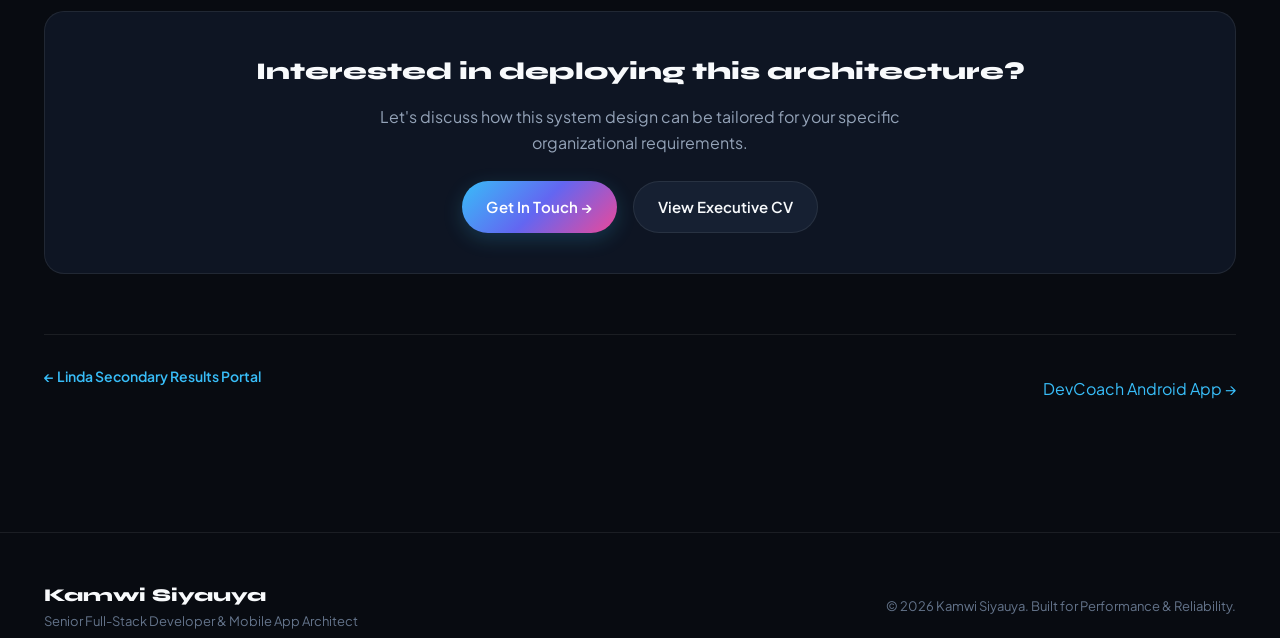
<file: project-offline.html>
<!DOCTYPE html>
<html lang="en" data-theme="dark">
<head>
  <meta charset="UTF-8" />
  <meta name="viewport" content="width=device-width, initial-scale=1.0" />
  <title>Offline School Management System — Engineering Case Study | Kamwi Siyauya</title>
  <meta name="description" content="Technical case study of Offline School Management System engineered by Kamwi Siyauya. System architecture, technology stack, and implementation breakdown." />
  
  <link rel="preconnect" href="https://fonts.googleapis.com" />
  <link rel="preconnect" href="https://fonts.gstatic.com" crossorigin />
  <link href="https://fonts.googleapis.com/css2?family=JetBrains+Mono:wght@400;500;600;700&family=Plus+Jakarta+Sans:wght@300;400;500;600;700;800&family=Syne:wght@600;700;800&display=swap" rel="stylesheet" />
  <link rel="stylesheet" href="style.css" />
  <style>
    .case-container { padding: 130px 0 80px; }
    .code-block { background: #06090e; border: 1px solid var(--border-subtle); border-radius: var(--radius-md); padding: 18px 20px; font-family: var(--font-mono); font-size: 13px; color: #38bdf8; overflow-x: auto; margin-top: 14px; line-height: 1.6; }
    .back-nav { display: inline-flex; align-items: center; gap: 8px; font-weight: 600; font-size: 14px; color: var(--accent-cyan); margin-bottom: 24px; transition: var(--transition-smooth); }
    .back-nav:hover { transform: translateX(-4px); color: var(--text-primary); }
    .project-nav-row { display: flex; justify-content: space-between; align-items: center; margin-top: 60px; padding-top: 30px; border-top: 1px solid var(--border-subtle); flex-wrap: wrap; gap: 16px; }
  </style>
</head>
<body>
  <div id="scroll-progress"></div>
  <div class="ambient-bg">
    <div class="ambient-glow glow-1"></div>
    <div class="ambient-glow glow-2"></div>
    <div class="bg-grid-pattern"></div>
  </div>

  <header class="navbar-container scrolled">
    <div class="container">
      <div class="nav-inner">
        <a href="index.html" class="brand-logo">
          <div class="brand-badge">KS</div>
          <div class="brand-name">Kamwi <span>Siyauya</span></div>
        </a>
        <div class="nav-actions">
          <a href="index.html#projects" class="btn-secondary" style="font-size:13px; padding:8px 16px;">← All Projects</a>
          <button class="theme-toggle-btn" id="themeToggle" title="Toggle Theme" aria-label="Toggle Theme">
            <svg class="theme-icon-moon" viewBox="0 0 24 24"><path d="M21 12.79A9 9 0 1 1 11.21 3 7 7 0 0 0 21 12.79z"></path></svg>
            <svg class="theme-icon-sun" viewBox="0 0 24 24"><circle cx="12" cy="12" r="5"></circle><line x1="12" y1="1" x2="12" y2="3"></line><line x1="12" y1="21" x2="12" y2="23"></line><line x1="4.22" y1="4.22" x2="5.64" y2="5.64"></line><line x1="18.36" y1="18.36" x2="19.78" y2="19.78"></line><line x1="1" y1="12" x2="3" y2="12"></line><line x1="21" y1="12" x2="23" y2="12"></line><line x1="4.22" y1="19.78" x2="5.64" y2="18.36"></line><line x1="18.36" y1="5.64" x2="19.78" y2="4.22"></line></svg>
          </button>
        </div>
      </div>
    </div>
  </header>

  <main class="case-container">
    <div class="container">
      <a href="index.html#projects" class="back-nav">
        <svg width="16" height="16" viewBox="0 0 24 24" fill="none" stroke="currentColor" stroke-width="2.5"><path d="M19 12H5M12 19l-7-7 7-7"/></svg>
        <span>Back to All Projects</span>
      </a>

      <div style="display:flex; align-items:center; gap:16px; margin-bottom:16px;">
        <div class="project-icon-badge" style="width:58px; height:58px; font-size:28px;">🖥️</div>
        <div>
          <span class="project-category-tag featured">100% Offline-First Architecture</span>
          <div style="margin-top:6px;"><span class="tag-badge highlight">IndexedDB & Zero-Cost Serverless</span></div>
        </div>
      </div>

      <h1 class="hero-title" style="font-size:clamp(30px, 4.5vw, 48px); margin-bottom:16px;">Offline School Management System<a href="https://capable-gnome-ad74e8.netlify.app/" target="_blank" style="font-size:16px; margin-left:16px; color:var(--accent-cyan); text-decoration:none;">↗ View Live Demo</a></h1>

      <div class="about-grid" style="margin-top:36px;">
        <!-- Left Column: Scope & Deliverables -->
        <div class="about-bio-card">
          <div>
            <h3 class="about-lead">Project Overview &amp; Objectives</h3>
            <p class="about-text">Innovative single-file browser-based School Management System engineered to solve severe load-shedding and internet connectivity outages in Zambian schools. Operates entirely client-side with persistent IndexedDB storage and zero monthly server expenses.</p>
            <h4 style="font-size:15px; font-weight:700; color:var(--text-primary); margin-bottom:12px; margin-top:20px;">Key Engineering Accomplishments:</h4>
            <ul class="timeline-bullets"><li>Guaranteed 100% uptime regardless of internet outages or national power load-shedding.</li>
<li>Automated timetabling scheduler resolving subject conflicts across 32 classes and 67 teachers in seconds.</li>
<li>Instant search, filtering, and grade computations for over 1,200 students with sub-millisecond response times.</li>
<li>Zero cloud server fees, zero subscription costs, and completely portable across any USB drive or device.</li></ul>
          </div>
          <div style="margin-top:24px;">
            <h4 style="font-size:14px; font-weight:700; color:var(--text-primary); margin-bottom:10px;">Technology Stack:</h4>
            <div class="skill-chips-list"><span class="skill-chip">Vanilla JavaScript (ES6+)</span> <span class="skill-chip">IndexedDB API</span> <span class="skill-chip">HTML5</span> <span class="skill-chip">CSS3</span> <span class="skill-chip">Local Storage</span> <span class="skill-chip">CSV Engine</span></div>
          </div>
        </div>

        <!-- Right Column: Architecture & Innovations -->
        <div style="display:flex; flex-direction:column; gap:20px;">
          <div class="bento-card">
            <h3 style="font-family:var(--font-display); font-size:18px; font-weight:700; color:var(--text-primary); margin-bottom:10px;">System Architecture</h3>
            <p style="font-size:14px; color:var(--text-secondary); line-height:1.6;">Zero-server single-file application. Core business logic, constraint-satisfaction timetabling algorithms, and data persistence run directly in browser memory and IndexedDB, with automated JSON/CSV local backup exports.</p>
            <pre class="code-block"><code>// IndexedDB Persistent Storage Architecture
class SchoolDatabase {
  constructor() {
    this.dbName = 'LindaSchoolDB';
    this.dbVersion = 2;
    this.db = null;
  }

  async init() {
    return new Promise((resolve, reject) => {
      const request = indexedDB.open(this.dbName, this.dbVersion);
      request.onupgradeneeded = (e) => {
        const db = e.target.result;
        if (!db.objectStoreNames.contains('students')) {
          const store = db.createObjectStore('students', { keyPath: 'id', autoIncrement: true });
          store.createIndex('examNo', 'examNo', { unique: true });
          store.createIndex('class', 'gradeClass', { unique: false });
        }
      };
      request.onsuccess = (e) => { this.db = e.target.result; resolve(this.db); };
      request.onerror = (e) => reject(e.target.error);
    });
  }

  async saveStudent(student) {
    const tx = this.db.transaction('students', 'readwrite');
    tx.objectStore('students').put(student);
    return tx.complete;
  }
}</code></pre>
          </div>

          
          <div>
            <h3 style="font-family:var(--font-display); font-size:18px; font-weight:700; color:var(--text-primary); margin-bottom:14px;">Technical Highlights &amp; Solutions</h3>
            
    <div class="feature-box" style="margin-bottom:14px;">
      📅
      <div class="feature-content">
        <h4>Conflict Resolution in Automated Timetabling</h4>
        <p>Implemented a recursive backtracking constraint solver in pure JavaScript to prevent double-booking teachers and specialty laboratory rooms.</p>
      </div>
    </div>
  
    <div class="feature-box" style="margin-bottom:14px;">
      💾
      <div class="feature-content">
        <h4>Preventing Data Loss in Browser Storage</h4>
        <p>Added automated background snapshots and one-click JSON backup/restore modules to ensure institutional records are safely preserved.</p>
      </div>
    </div>
  
          </div>
        </div>
      </div>

      <!-- Action Footer CTA -->
      <div style="margin-top:60px; text-align:center; padding:40px; background:var(--bg-card); border-radius:var(--radius-lg); border:1px solid var(--border-subtle);">
        <h3 style="font-family:var(--font-display); font-size:24px; font-weight:800; margin-bottom:12px;">Interested in deploying this architecture?</h3>
        <p style="color:var(--text-secondary); margin-bottom:24px; max-width:600px; margin-left:auto; margin-right:auto;">Let's discuss how this system design can be tailored for your specific organizational requirements.</p>
        <div style="display:flex; justify-content:center; gap:16px; flex-wrap:wrap;">
          <a href="index.html#contact" class="btn-primary">Get In Touch →</a>
          <a href="cv-dark.html" target="_blank" class="btn-secondary">View Executive CV</a>
        </div>
      </div>

      <!-- Next / Prev Project Navigation -->
      <div class="project-nav-row">
        <a href="project-results.html" class="back-nav">← Linda Secondary Results Portal</a>
        <a href="project-devcoach.html" class="project-action-link">DevCoach Android App →</a>
      </div>
    </div>
  </main>

  <footer>
    <div class="container">
      <div class="footer-inner">
        <div>
          <div class="footer-brand">Kamwi Siyauya</div>
          <div class="footer-copy">Senior Full-Stack Developer &amp; Mobile App Architect</div>
        </div>
        <div class="footer-copy">© 2026 Kamwi Siyauya. Built for Performance &amp; Reliability.</div>
      </div>
    </div>
  </footer>

  <div id="toast">
    <span id="toastIcon">✓</span>
    <span id="toastMsg">Notification</span>
  </div>

  <script src="main.js"></script>
</body>
</html>
</file>
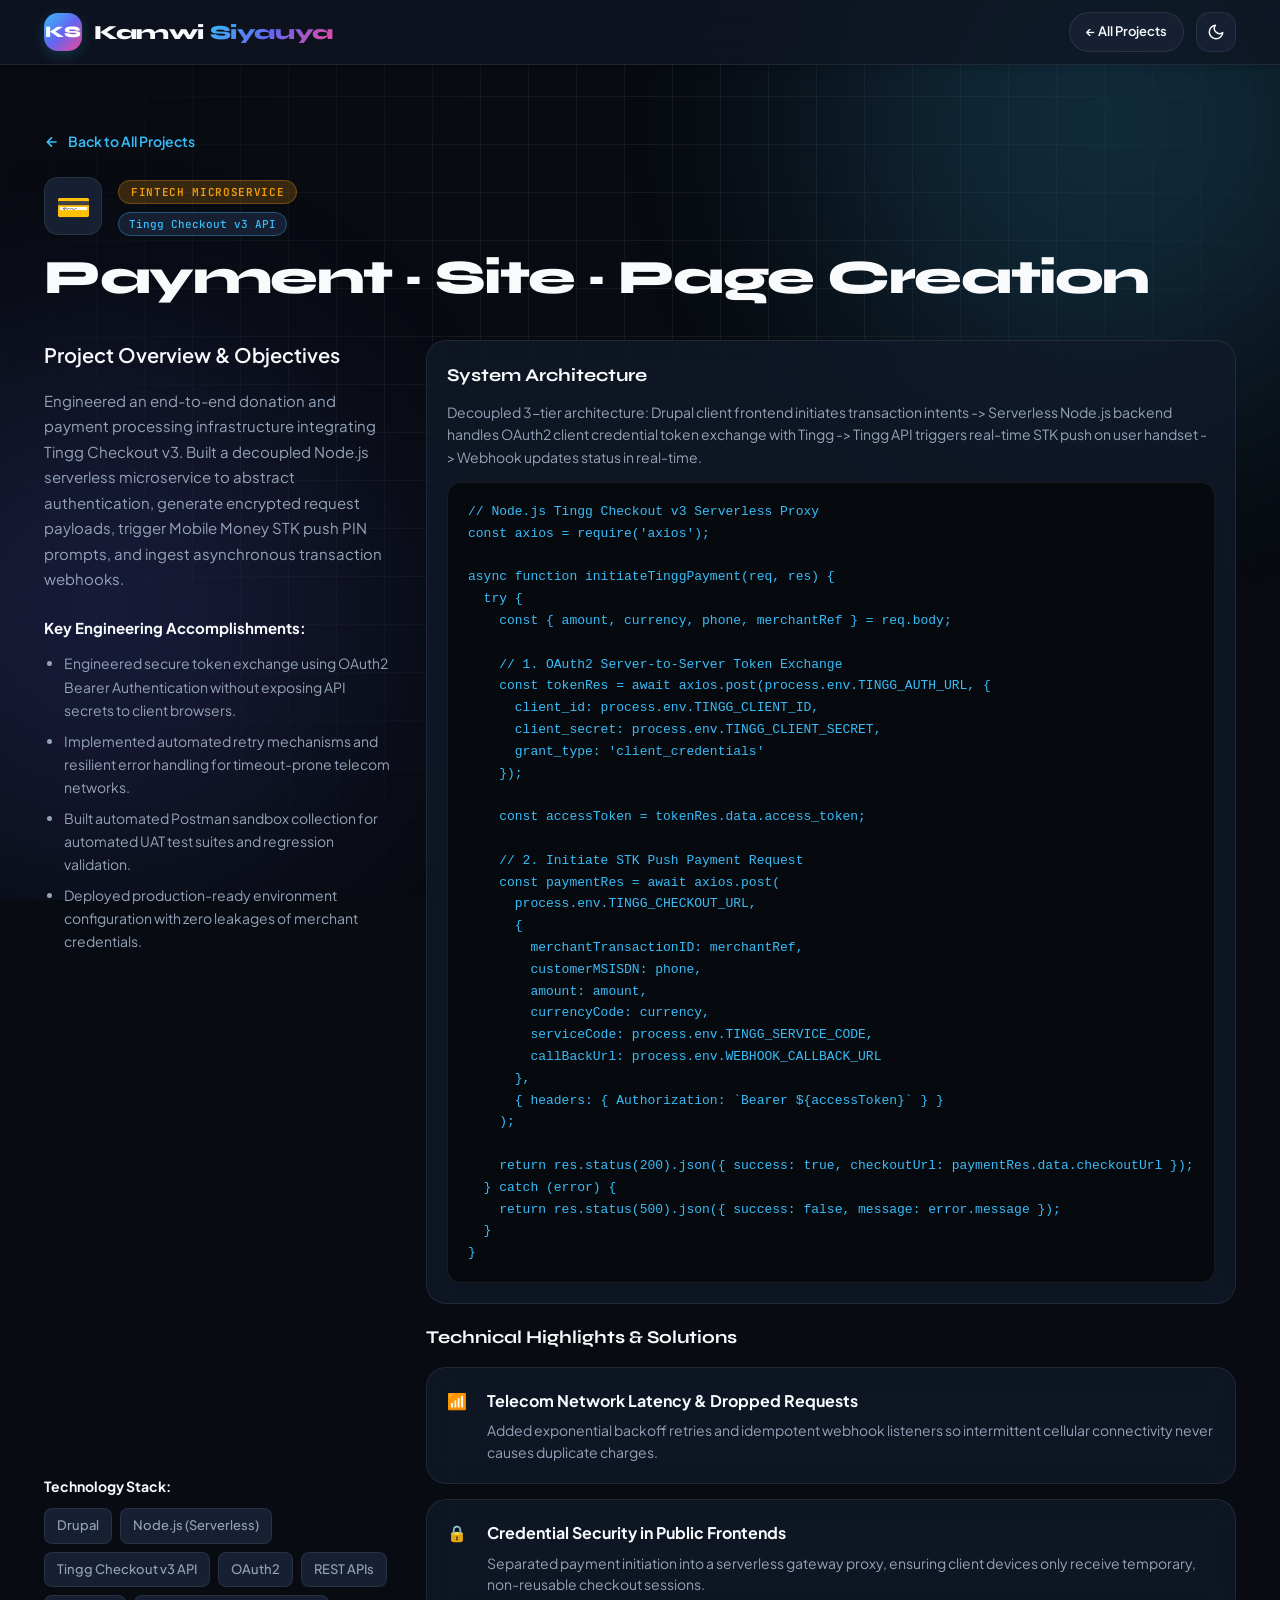
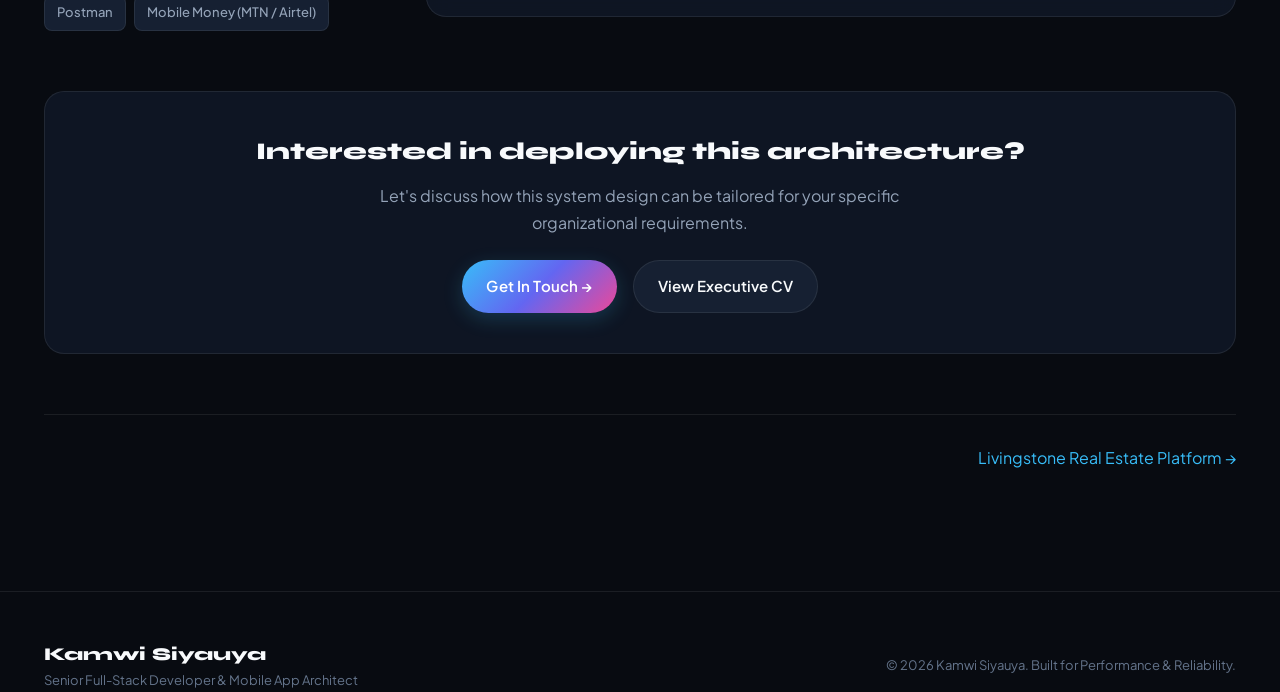
<file: project-payment.html>
<!DOCTYPE html>
<html lang="en" data-theme="dark">
<head>
  <meta charset="UTF-8" />
  <meta name="viewport" content="width=device-width, initial-scale=1.0" />
  <title>Payment · Site · Page Creation — Engineering Case Study | Kamwi Siyauya</title>
  <meta name="description" content="Technical case study of Payment · Site · Page Creation engineered by Kamwi Siyauya. System architecture, technology stack, and implementation breakdown." />
  
  <link rel="preconnect" href="https://fonts.googleapis.com" />
  <link rel="preconnect" href="https://fonts.gstatic.com" crossorigin />
  <link href="https://fonts.googleapis.com/css2?family=JetBrains+Mono:wght@400;500;600;700&family=Plus+Jakarta+Sans:wght@300;400;500;600;700;800&family=Syne:wght@600;700;800&display=swap" rel="stylesheet" />
  <link rel="stylesheet" href="style.css" />
  <style>
    .case-container { padding: 130px 0 80px; }
    .code-block { background: #06090e; border: 1px solid var(--border-subtle); border-radius: var(--radius-md); padding: 18px 20px; font-family: var(--font-mono); font-size: 13px; color: #38bdf8; overflow-x: auto; margin-top: 14px; line-height: 1.6; }
    .back-nav { display: inline-flex; align-items: center; gap: 8px; font-weight: 600; font-size: 14px; color: var(--accent-cyan); margin-bottom: 24px; transition: var(--transition-smooth); }
    .back-nav:hover { transform: translateX(-4px); color: var(--text-primary); }
    .project-nav-row { display: flex; justify-content: space-between; align-items: center; margin-top: 60px; padding-top: 30px; border-top: 1px solid var(--border-subtle); flex-wrap: wrap; gap: 16px; }
  </style>
</head>
<body>
  <div id="scroll-progress"></div>
  <div class="ambient-bg">
    <div class="ambient-glow glow-1"></div>
    <div class="ambient-glow glow-2"></div>
    <div class="bg-grid-pattern"></div>
  </div>

  <header class="navbar-container scrolled">
    <div class="container">
      <div class="nav-inner">
        <a href="index.html" class="brand-logo">
          <div class="brand-badge">KS</div>
          <div class="brand-name">Kamwi <span>Siyauya</span></div>
        </a>
        <div class="nav-actions">
          <a href="index.html#projects" class="btn-secondary" style="font-size:13px; padding:8px 16px;">← All Projects</a>
          <button class="theme-toggle-btn" id="themeToggle" title="Toggle Theme" aria-label="Toggle Theme">
            <svg class="theme-icon-moon" viewBox="0 0 24 24"><path d="M21 12.79A9 9 0 1 1 11.21 3 7 7 0 0 0 21 12.79z"></path></svg>
            <svg class="theme-icon-sun" viewBox="0 0 24 24"><circle cx="12" cy="12" r="5"></circle><line x1="12" y1="1" x2="12" y2="3"></line><line x1="12" y1="21" x2="12" y2="23"></line><line x1="4.22" y1="4.22" x2="5.64" y2="5.64"></line><line x1="18.36" y1="18.36" x2="19.78" y2="19.78"></line><line x1="1" y1="12" x2="3" y2="12"></line><line x1="21" y1="12" x2="23" y2="12"></line><line x1="4.22" y1="19.78" x2="5.64" y2="18.36"></line><line x1="18.36" y1="5.64" x2="19.78" y2="4.22"></line></svg>
          </button>
        </div>
      </div>
    </div>
  </header>

  <main class="case-container">
    <div class="container">
      <a href="index.html#projects" class="back-nav">
        <svg width="16" height="16" viewBox="0 0 24 24" fill="none" stroke="currentColor" stroke-width="2.5"><path d="M19 12H5M12 19l-7-7 7-7"/></svg>
        <span>Back to All Projects</span>
      </a>

      <div style="display:flex; align-items:center; gap:16px; margin-bottom:16px;">
        <div class="project-icon-badge" style="width:58px; height:58px; font-size:28px;">💳</div>
        <div>
          <span class="project-category-tag featured">Fintech Microservice</span>
          <div style="margin-top:6px;"><span class="tag-badge highlight">Tingg Checkout v3 API</span></div>
        </div>
      </div>

      <h1 class="hero-title" style="font-size:clamp(30px, 4.5vw, 48px); margin-bottom:16px;">Payment · Site · Page Creation</h1>

      <div class="about-grid" style="margin-top:36px;">
        <!-- Left Column: Scope & Deliverables -->
        <div class="about-bio-card">
          <div>
            <h3 class="about-lead">Project Overview &amp; Objectives</h3>
            <p class="about-text">Engineered an end-to-end donation and payment processing infrastructure integrating Tingg Checkout v3. Built a decoupled Node.js serverless microservice to abstract authentication, generate encrypted request payloads, trigger Mobile Money STK push PIN prompts, and ingest asynchronous transaction webhooks.</p>
            <h4 style="font-size:15px; font-weight:700; color:var(--text-primary); margin-bottom:12px; margin-top:20px;">Key Engineering Accomplishments:</h4>
            <ul class="timeline-bullets"><li>Engineered secure token exchange using OAuth2 Bearer Authentication without exposing API secrets to client browsers.</li>
<li>Implemented automated retry mechanisms and resilient error handling for timeout-prone telecom networks.</li>
<li>Built automated Postman sandbox collection for automated UAT test suites and regression validation.</li>
<li>Deployed production-ready environment configuration with zero leakages of merchant credentials.</li></ul>
          </div>
          <div style="margin-top:24px;">
            <h4 style="font-size:14px; font-weight:700; color:var(--text-primary); margin-bottom:10px;">Technology Stack:</h4>
            <div class="skill-chips-list"><span class="skill-chip">Drupal</span> <span class="skill-chip">Node.js (Serverless)</span> <span class="skill-chip">Tingg Checkout v3 API</span> <span class="skill-chip">OAuth2</span> <span class="skill-chip">REST APIs</span> <span class="skill-chip">Postman</span> <span class="skill-chip">Mobile Money (MTN / Airtel)</span></div>
          </div>
        </div>

        <!-- Right Column: Architecture & Innovations -->
        <div style="display:flex; flex-direction:column; gap:20px;">
          <div class="bento-card">
            <h3 style="font-family:var(--font-display); font-size:18px; font-weight:700; color:var(--text-primary); margin-bottom:10px;">System Architecture</h3>
            <p style="font-size:14px; color:var(--text-secondary); line-height:1.6;">Decoupled 3-tier architecture: Drupal client frontend initiates transaction intents -> Serverless Node.js backend handles OAuth2 client credential token exchange with Tingg -> Tingg API triggers real-time STK push on user handset -> Webhook updates status in real-time.</p>
            <pre class="code-block"><code>// Node.js Tingg Checkout v3 Serverless Proxy
const axios = require('axios');

async function initiateTinggPayment(req, res) {
  try {
    const { amount, currency, phone, merchantRef } = req.body;
    
    // 1. OAuth2 Server-to-Server Token Exchange
    const tokenRes = await axios.post(process.env.TINGG_AUTH_URL, {
      client_id: process.env.TINGG_CLIENT_ID,
      client_secret: process.env.TINGG_CLIENT_SECRET,
      grant_type: 'client_credentials'
    });
    
    const accessToken = tokenRes.data.access_token;
    
    // 2. Initiate STK Push Payment Request
    const paymentRes = await axios.post(
      process.env.TINGG_CHECKOUT_URL,
      {
        merchantTransactionID: merchantRef,
        customerMSISDN: phone,
        amount: amount,
        currencyCode: currency,
        serviceCode: process.env.TINGG_SERVICE_CODE,
        callBackUrl: process.env.WEBHOOK_CALLBACK_URL
      },
      { headers: { Authorization: `Bearer ${accessToken}` } }
    );
    
    return res.status(200).json({ success: true, checkoutUrl: paymentRes.data.checkoutUrl });
  } catch (error) {
    return res.status(500).json({ success: false, message: error.message });
  }
}</code></pre>
          </div>

          
          <div>
            <h3 style="font-family:var(--font-display); font-size:18px; font-weight:700; color:var(--text-primary); margin-bottom:14px;">Technical Highlights &amp; Solutions</h3>
            
    <div class="feature-box" style="margin-bottom:14px;">
      📶
      <div class="feature-content">
        <h4>Telecom Network Latency & Dropped Requests</h4>
        <p>Added exponential backoff retries and idempotent webhook listeners so intermittent cellular connectivity never causes duplicate charges.</p>
      </div>
    </div>
  
    <div class="feature-box" style="margin-bottom:14px;">
      🔒
      <div class="feature-content">
        <h4>Credential Security in Public Frontends</h4>
        <p>Separated payment initiation into a serverless gateway proxy, ensuring client devices only receive temporary, non-reusable checkout sessions.</p>
      </div>
    </div>
  
          </div>
        </div>
      </div>

      <!-- Action Footer CTA -->
      <div style="margin-top:60px; text-align:center; padding:40px; background:var(--bg-card); border-radius:var(--radius-lg); border:1px solid var(--border-subtle);">
        <h3 style="font-family:var(--font-display); font-size:24px; font-weight:800; margin-bottom:12px;">Interested in deploying this architecture?</h3>
        <p style="color:var(--text-secondary); margin-bottom:24px; max-width:600px; margin-left:auto; margin-right:auto;">Let's discuss how this system design can be tailored for your specific organizational requirements.</p>
        <div style="display:flex; justify-content:center; gap:16px; flex-wrap:wrap;">
          <a href="index.html#contact" class="btn-primary">Get In Touch →</a>
          <a href="cv-dark.html" target="_blank" class="btn-secondary">View Executive CV</a>
        </div>
      </div>

      <!-- Next / Prev Project Navigation -->
      <div class="project-nav-row">
        <span></span>
        <a href="project-realestate.html" class="project-action-link">Livingstone Real Estate Platform →</a>
      </div>
    </div>
  </main>

  <footer>
    <div class="container">
      <div class="footer-inner">
        <div>
          <div class="footer-brand">Kamwi Siyauya</div>
          <div class="footer-copy">Senior Full-Stack Developer &amp; Mobile App Architect</div>
        </div>
        <div class="footer-copy">© 2026 Kamwi Siyauya. Built for Performance &amp; Reliability.</div>
      </div>
    </div>
  </footer>

  <div id="toast">
    <span id="toastIcon">✓</span>
    <span id="toastMsg">Notification</span>
  </div>

  <script src="main.js"></script>
</body>
</html>
</file>
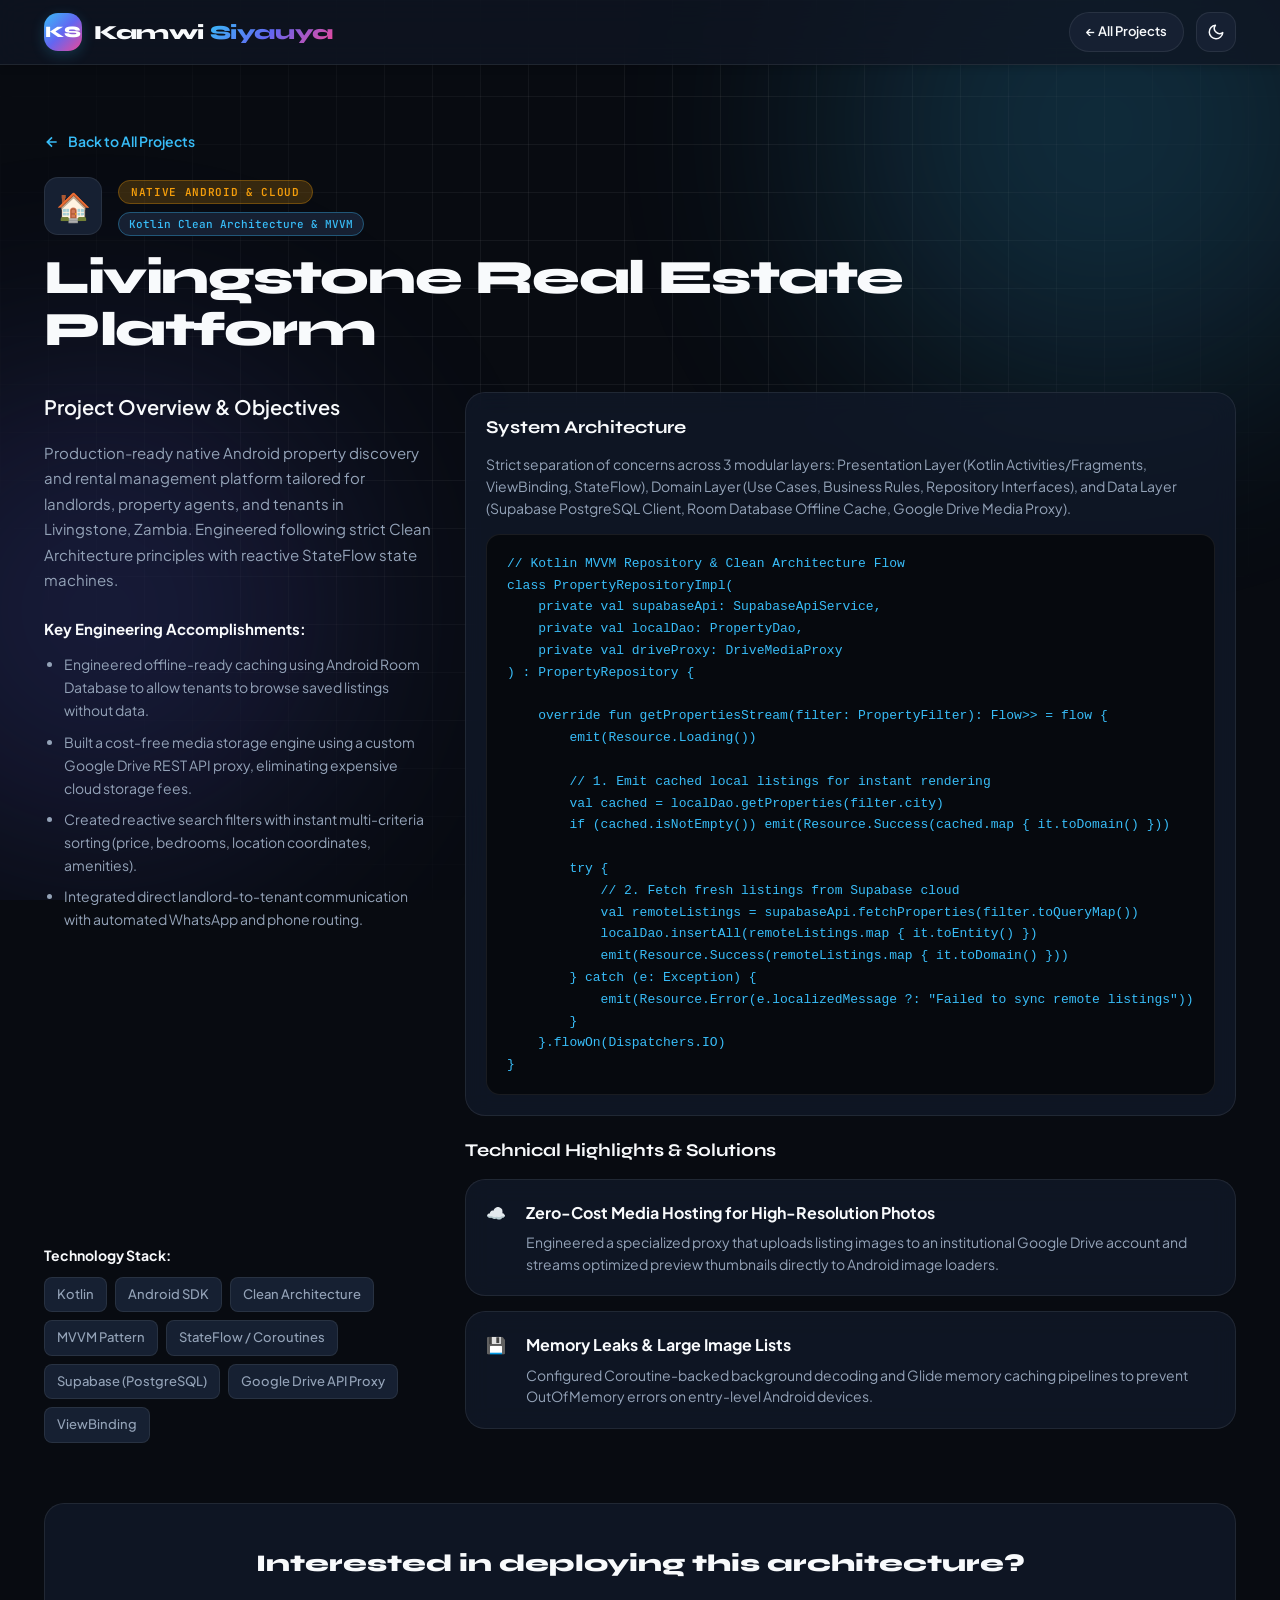
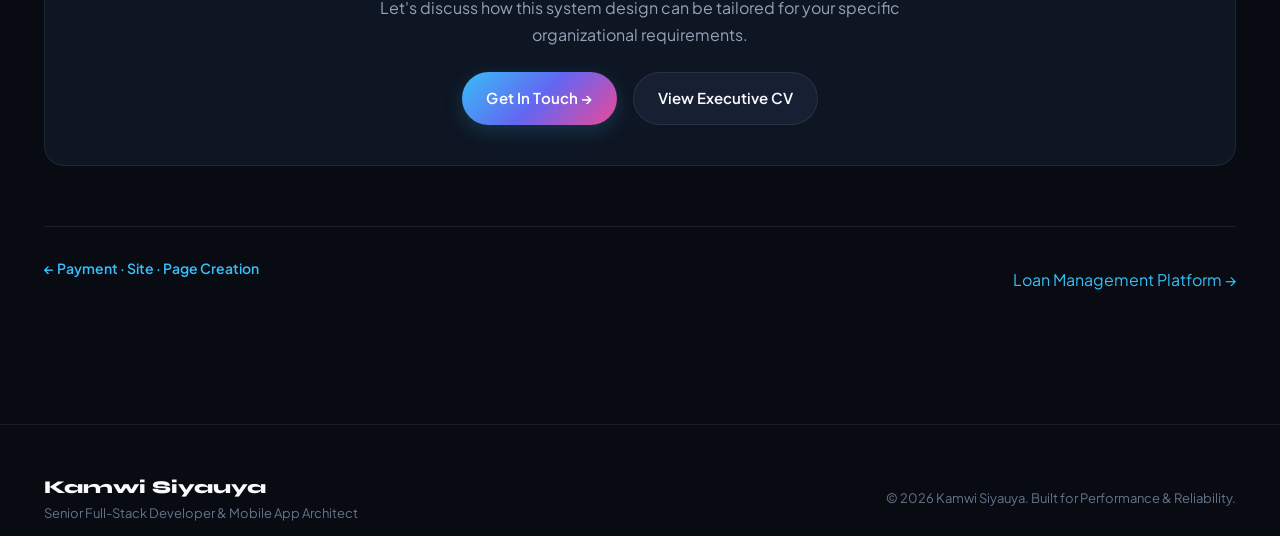
<file: project-realestate.html>
<!DOCTYPE html>
<html lang="en" data-theme="dark">
<head>
  <meta charset="UTF-8" />
  <meta name="viewport" content="width=device-width, initial-scale=1.0" />
  <title>Livingstone Real Estate Platform — Engineering Case Study | Kamwi Siyauya</title>
  <meta name="description" content="Technical case study of Livingstone Real Estate Platform engineered by Kamwi Siyauya. System architecture, technology stack, and implementation breakdown." />
  
  <link rel="preconnect" href="https://fonts.googleapis.com" />
  <link rel="preconnect" href="https://fonts.gstatic.com" crossorigin />
  <link href="https://fonts.googleapis.com/css2?family=JetBrains+Mono:wght@400;500;600;700&family=Plus+Jakarta+Sans:wght@300;400;500;600;700;800&family=Syne:wght@600;700;800&display=swap" rel="stylesheet" />
  <link rel="stylesheet" href="style.css" />
  <style>
    .case-container { padding: 130px 0 80px; }
    .code-block { background: #06090e; border: 1px solid var(--border-subtle); border-radius: var(--radius-md); padding: 18px 20px; font-family: var(--font-mono); font-size: 13px; color: #38bdf8; overflow-x: auto; margin-top: 14px; line-height: 1.6; }
    .back-nav { display: inline-flex; align-items: center; gap: 8px; font-weight: 600; font-size: 14px; color: var(--accent-cyan); margin-bottom: 24px; transition: var(--transition-smooth); }
    .back-nav:hover { transform: translateX(-4px); color: var(--text-primary); }
    .project-nav-row { display: flex; justify-content: space-between; align-items: center; margin-top: 60px; padding-top: 30px; border-top: 1px solid var(--border-subtle); flex-wrap: wrap; gap: 16px; }
  </style>
</head>
<body>
  <div id="scroll-progress"></div>
  <div class="ambient-bg">
    <div class="ambient-glow glow-1"></div>
    <div class="ambient-glow glow-2"></div>
    <div class="bg-grid-pattern"></div>
  </div>

  <header class="navbar-container scrolled">
    <div class="container">
      <div class="nav-inner">
        <a href="index.html" class="brand-logo">
          <div class="brand-badge">KS</div>
          <div class="brand-name">Kamwi <span>Siyauya</span></div>
        </a>
        <div class="nav-actions">
          <a href="index.html#projects" class="btn-secondary" style="font-size:13px; padding:8px 16px;">← All Projects</a>
          <button class="theme-toggle-btn" id="themeToggle" title="Toggle Theme" aria-label="Toggle Theme">
            <svg class="theme-icon-moon" viewBox="0 0 24 24"><path d="M21 12.79A9 9 0 1 1 11.21 3 7 7 0 0 0 21 12.79z"></path></svg>
            <svg class="theme-icon-sun" viewBox="0 0 24 24"><circle cx="12" cy="12" r="5"></circle><line x1="12" y1="1" x2="12" y2="3"></line><line x1="12" y1="21" x2="12" y2="23"></line><line x1="4.22" y1="4.22" x2="5.64" y2="5.64"></line><line x1="18.36" y1="18.36" x2="19.78" y2="19.78"></line><line x1="1" y1="12" x2="3" y2="12"></line><line x1="21" y1="12" x2="23" y2="12"></line><line x1="4.22" y1="19.78" x2="5.64" y2="18.36"></line><line x1="18.36" y1="5.64" x2="19.78" y2="4.22"></line></svg>
          </button>
        </div>
      </div>
    </div>
  </header>

  <main class="case-container">
    <div class="container">
      <a href="index.html#projects" class="back-nav">
        <svg width="16" height="16" viewBox="0 0 24 24" fill="none" stroke="currentColor" stroke-width="2.5"><path d="M19 12H5M12 19l-7-7 7-7"/></svg>
        <span>Back to All Projects</span>
      </a>

      <div style="display:flex; align-items:center; gap:16px; margin-bottom:16px;">
        <div class="project-icon-badge" style="width:58px; height:58px; font-size:28px;">🏠</div>
        <div>
          <span class="project-category-tag featured">Native Android & Cloud</span>
          <div style="margin-top:6px;"><span class="tag-badge highlight">Kotlin Clean Architecture & MVVM</span></div>
        </div>
      </div>

      <h1 class="hero-title" style="font-size:clamp(30px, 4.5vw, 48px); margin-bottom:16px;">Livingstone Real Estate Platform</h1>

      <div class="about-grid" style="margin-top:36px;">
        <!-- Left Column: Scope & Deliverables -->
        <div class="about-bio-card">
          <div>
            <h3 class="about-lead">Project Overview &amp; Objectives</h3>
            <p class="about-text">Production-ready native Android property discovery and rental management platform tailored for landlords, property agents, and tenants in Livingstone, Zambia. Engineered following strict Clean Architecture principles with reactive StateFlow state machines.</p>
            <h4 style="font-size:15px; font-weight:700; color:var(--text-primary); margin-bottom:12px; margin-top:20px;">Key Engineering Accomplishments:</h4>
            <ul class="timeline-bullets"><li>Engineered offline-ready caching using Android Room Database to allow tenants to browse saved listings without data.</li>
<li>Built a cost-free media storage engine using a custom Google Drive REST API proxy, eliminating expensive cloud storage fees.</li>
<li>Created reactive search filters with instant multi-criteria sorting (price, bedrooms, location coordinates, amenities).</li>
<li>Integrated direct landlord-to-tenant communication with automated WhatsApp and phone routing.</li></ul>
          </div>
          <div style="margin-top:24px;">
            <h4 style="font-size:14px; font-weight:700; color:var(--text-primary); margin-bottom:10px;">Technology Stack:</h4>
            <div class="skill-chips-list"><span class="skill-chip">Kotlin</span> <span class="skill-chip">Android SDK</span> <span class="skill-chip">Clean Architecture</span> <span class="skill-chip">MVVM Pattern</span> <span class="skill-chip">StateFlow / Coroutines</span> <span class="skill-chip">Supabase (PostgreSQL)</span> <span class="skill-chip">Google Drive API Proxy</span> <span class="skill-chip">ViewBinding</span></div>
          </div>
        </div>

        <!-- Right Column: Architecture & Innovations -->
        <div style="display:flex; flex-direction:column; gap:20px;">
          <div class="bento-card">
            <h3 style="font-family:var(--font-display); font-size:18px; font-weight:700; color:var(--text-primary); margin-bottom:10px;">System Architecture</h3>
            <p style="font-size:14px; color:var(--text-secondary); line-height:1.6;">Strict separation of concerns across 3 modular layers: Presentation Layer (Kotlin Activities/Fragments, ViewBinding, StateFlow), Domain Layer (Use Cases, Business Rules, Repository Interfaces), and Data Layer (Supabase PostgreSQL Client, Room Database Offline Cache, Google Drive Media Proxy).</p>
            <pre class="code-block"><code>// Kotlin MVVM Repository & Clean Architecture Flow
class PropertyRepositoryImpl(
    private val supabaseApi: SupabaseApiService,
    private val localDao: PropertyDao,
    private val driveProxy: DriveMediaProxy
) : PropertyRepository {

    override fun getPropertiesStream(filter: PropertyFilter): Flow<Resource<List<Property>>> = flow {
        emit(Resource.Loading())
        
        // 1. Emit cached local listings for instant rendering
        val cached = localDao.getProperties(filter.city)
        if (cached.isNotEmpty()) emit(Resource.Success(cached.map { it.toDomain() }))

        try {
            // 2. Fetch fresh listings from Supabase cloud
            val remoteListings = supabaseApi.fetchProperties(filter.toQueryMap())
            localDao.insertAll(remoteListings.map { it.toEntity() })
            emit(Resource.Success(remoteListings.map { it.toDomain() }))
        } catch (e: Exception) {
            emit(Resource.Error(e.localizedMessage ?: "Failed to sync remote listings"))
        }
    }.flowOn(Dispatchers.IO)
}</code></pre>
          </div>

          
          <div>
            <h3 style="font-family:var(--font-display); font-size:18px; font-weight:700; color:var(--text-primary); margin-bottom:14px;">Technical Highlights &amp; Solutions</h3>
            
    <div class="feature-box" style="margin-bottom:14px;">
      ☁️
      <div class="feature-content">
        <h4>Zero-Cost Media Hosting for High-Resolution Photos</h4>
        <p>Engineered a specialized proxy that uploads listing images to an institutional Google Drive account and streams optimized preview thumbnails directly to Android image loaders.</p>
      </div>
    </div>
  
    <div class="feature-box" style="margin-bottom:14px;">
      💾
      <div class="feature-content">
        <h4>Memory Leaks & Large Image Lists</h4>
        <p>Configured Coroutine-backed background decoding and Glide memory caching pipelines to prevent OutOfMemory errors on entry-level Android devices.</p>
      </div>
    </div>
  
          </div>
        </div>
      </div>

      <!-- Action Footer CTA -->
      <div style="margin-top:60px; text-align:center; padding:40px; background:var(--bg-card); border-radius:var(--radius-lg); border:1px solid var(--border-subtle);">
        <h3 style="font-family:var(--font-display); font-size:24px; font-weight:800; margin-bottom:12px;">Interested in deploying this architecture?</h3>
        <p style="color:var(--text-secondary); margin-bottom:24px; max-width:600px; margin-left:auto; margin-right:auto;">Let's discuss how this system design can be tailored for your specific organizational requirements.</p>
        <div style="display:flex; justify-content:center; gap:16px; flex-wrap:wrap;">
          <a href="index.html#contact" class="btn-primary">Get In Touch →</a>
          <a href="cv-dark.html" target="_blank" class="btn-secondary">View Executive CV</a>
        </div>
      </div>

      <!-- Next / Prev Project Navigation -->
      <div class="project-nav-row">
        <a href="project-payment.html" class="back-nav">← Payment · Site · Page Creation</a>
        <a href="project-loan.html" class="project-action-link">Loan Management Platform →</a>
      </div>
    </div>
  </main>

  <footer>
    <div class="container">
      <div class="footer-inner">
        <div>
          <div class="footer-brand">Kamwi Siyauya</div>
          <div class="footer-copy">Senior Full-Stack Developer &amp; Mobile App Architect</div>
        </div>
        <div class="footer-copy">© 2026 Kamwi Siyauya. Built for Performance &amp; Reliability.</div>
      </div>
    </div>
  </footer>

  <div id="toast">
    <span id="toastIcon">✓</span>
    <span id="toastMsg">Notification</span>
  </div>

  <script src="main.js"></script>
</body>
</html>
</file>
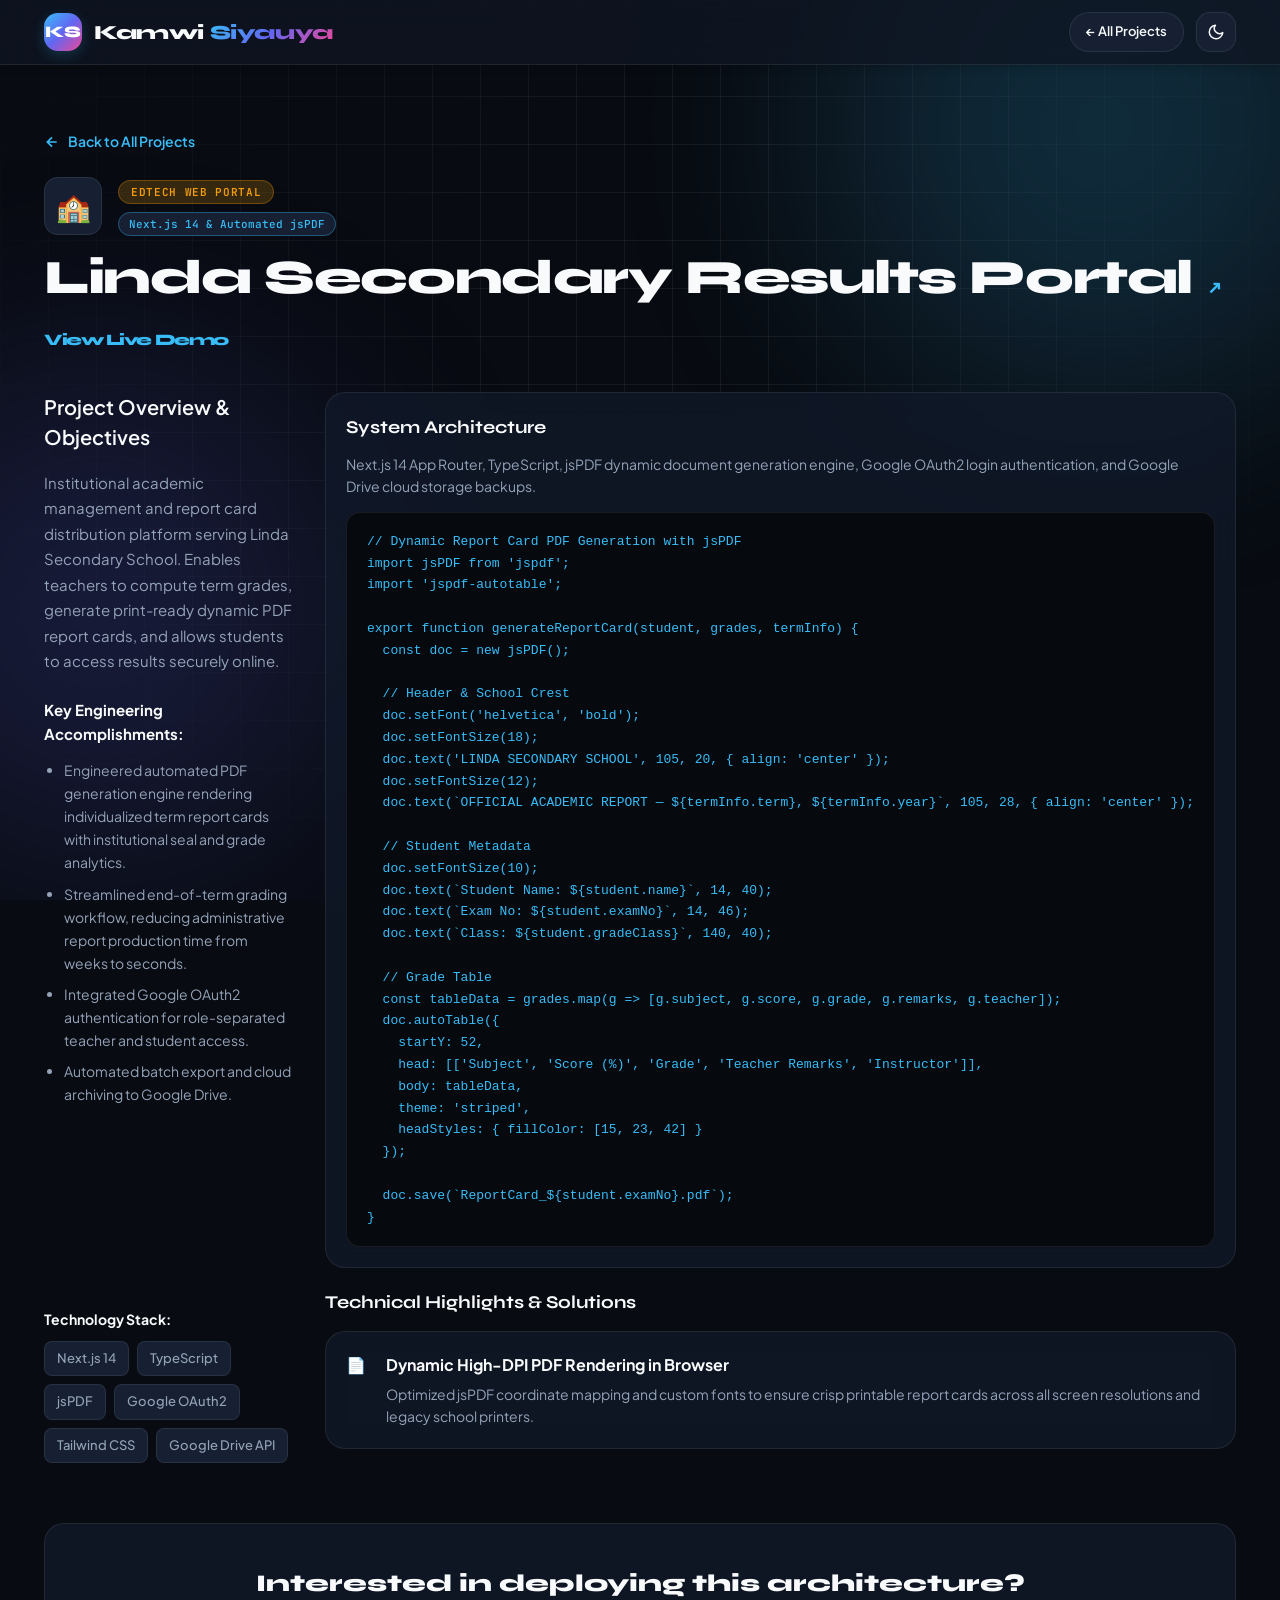
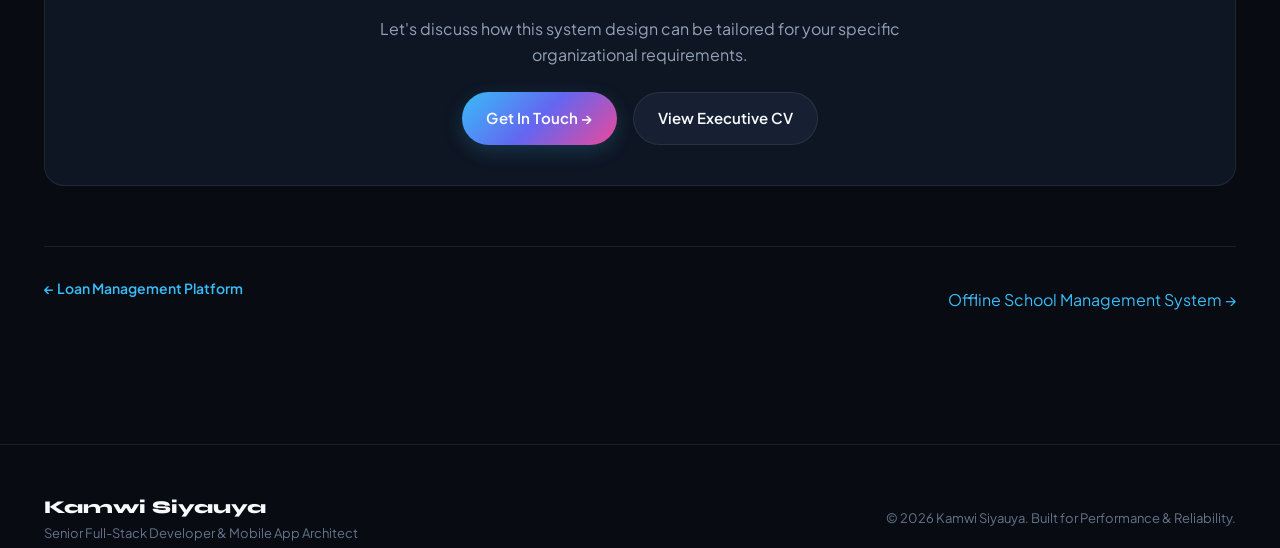
<file: project-results.html>
<!DOCTYPE html>
<html lang="en" data-theme="dark">
<head>
  <meta charset="UTF-8" />
  <meta name="viewport" content="width=device-width, initial-scale=1.0" />
  <title>Linda Secondary Results Portal — Engineering Case Study | Kamwi Siyauya</title>
  <meta name="description" content="Technical case study of Linda Secondary Results Portal engineered by Kamwi Siyauya. System architecture, technology stack, and implementation breakdown." />
  
  <link rel="preconnect" href="https://fonts.googleapis.com" />
  <link rel="preconnect" href="https://fonts.gstatic.com" crossorigin />
  <link href="https://fonts.googleapis.com/css2?family=JetBrains+Mono:wght@400;500;600;700&family=Plus+Jakarta+Sans:wght@300;400;500;600;700;800&family=Syne:wght@600;700;800&display=swap" rel="stylesheet" />
  <link rel="stylesheet" href="style.css" />
  <style>
    .case-container { padding: 130px 0 80px; }
    .code-block { background: #06090e; border: 1px solid var(--border-subtle); border-radius: var(--radius-md); padding: 18px 20px; font-family: var(--font-mono); font-size: 13px; color: #38bdf8; overflow-x: auto; margin-top: 14px; line-height: 1.6; }
    .back-nav { display: inline-flex; align-items: center; gap: 8px; font-weight: 600; font-size: 14px; color: var(--accent-cyan); margin-bottom: 24px; transition: var(--transition-smooth); }
    .back-nav:hover { transform: translateX(-4px); color: var(--text-primary); }
    .project-nav-row { display: flex; justify-content: space-between; align-items: center; margin-top: 60px; padding-top: 30px; border-top: 1px solid var(--border-subtle); flex-wrap: wrap; gap: 16px; }
  </style>
</head>
<body>
  <div id="scroll-progress"></div>
  <div class="ambient-bg">
    <div class="ambient-glow glow-1"></div>
    <div class="ambient-glow glow-2"></div>
    <div class="bg-grid-pattern"></div>
  </div>

  <header class="navbar-container scrolled">
    <div class="container">
      <div class="nav-inner">
        <a href="index.html" class="brand-logo">
          <div class="brand-badge">KS</div>
          <div class="brand-name">Kamwi <span>Siyauya</span></div>
        </a>
        <div class="nav-actions">
          <a href="index.html#projects" class="btn-secondary" style="font-size:13px; padding:8px 16px;">← All Projects</a>
          <button class="theme-toggle-btn" id="themeToggle" title="Toggle Theme" aria-label="Toggle Theme">
            <svg class="theme-icon-moon" viewBox="0 0 24 24"><path d="M21 12.79A9 9 0 1 1 11.21 3 7 7 0 0 0 21 12.79z"></path></svg>
            <svg class="theme-icon-sun" viewBox="0 0 24 24"><circle cx="12" cy="12" r="5"></circle><line x1="12" y1="1" x2="12" y2="3"></line><line x1="12" y1="21" x2="12" y2="23"></line><line x1="4.22" y1="4.22" x2="5.64" y2="5.64"></line><line x1="18.36" y1="18.36" x2="19.78" y2="19.78"></line><line x1="1" y1="12" x2="3" y2="12"></line><line x1="21" y1="12" x2="23" y2="12"></line><line x1="4.22" y1="19.78" x2="5.64" y2="18.36"></line><line x1="18.36" y1="5.64" x2="19.78" y2="4.22"></line></svg>
          </button>
        </div>
      </div>
    </div>
  </header>

  <main class="case-container">
    <div class="container">
      <a href="index.html#projects" class="back-nav">
        <svg width="16" height="16" viewBox="0 0 24 24" fill="none" stroke="currentColor" stroke-width="2.5"><path d="M19 12H5M12 19l-7-7 7-7"/></svg>
        <span>Back to All Projects</span>
      </a>

      <div style="display:flex; align-items:center; gap:16px; margin-bottom:16px;">
        <div class="project-icon-badge" style="width:58px; height:58px; font-size:28px;">🏫</div>
        <div>
          <span class="project-category-tag featured">EdTech Web Portal</span>
          <div style="margin-top:6px;"><span class="tag-badge highlight">Next.js 14 & Automated jsPDF</span></div>
        </div>
      </div>

      <h1 class="hero-title" style="font-size:clamp(30px, 4.5vw, 48px); margin-bottom:16px;">Linda Secondary Results Portal<a href="https://lindasec.netlify.app/" target="_blank" style="font-size:16px; margin-left:16px; color:var(--accent-cyan); text-decoration:none;">↗ View Live Demo</a></h1>

      <div class="about-grid" style="margin-top:36px;">
        <!-- Left Column: Scope & Deliverables -->
        <div class="about-bio-card">
          <div>
            <h3 class="about-lead">Project Overview &amp; Objectives</h3>
            <p class="about-text">Institutional academic management and report card distribution platform serving Linda Secondary School. Enables teachers to compute term grades, generate print-ready dynamic PDF report cards, and allows students to access results securely online.</p>
            <h4 style="font-size:15px; font-weight:700; color:var(--text-primary); margin-bottom:12px; margin-top:20px;">Key Engineering Accomplishments:</h4>
            <ul class="timeline-bullets"><li>Engineered automated PDF generation engine rendering individualized term report cards with institutional seal and grade analytics.</li>
<li>Streamlined end-of-term grading workflow, reducing administrative report production time from weeks to seconds.</li>
<li>Integrated Google OAuth2 authentication for role-separated teacher and student access.</li>
<li>Automated batch export and cloud archiving to Google Drive.</li></ul>
          </div>
          <div style="margin-top:24px;">
            <h4 style="font-size:14px; font-weight:700; color:var(--text-primary); margin-bottom:10px;">Technology Stack:</h4>
            <div class="skill-chips-list"><span class="skill-chip">Next.js 14</span> <span class="skill-chip">TypeScript</span> <span class="skill-chip">jsPDF</span> <span class="skill-chip">Google OAuth2</span> <span class="skill-chip">Tailwind CSS</span> <span class="skill-chip">Google Drive API</span></div>
          </div>
        </div>

        <!-- Right Column: Architecture & Innovations -->
        <div style="display:flex; flex-direction:column; gap:20px;">
          <div class="bento-card">
            <h3 style="font-family:var(--font-display); font-size:18px; font-weight:700; color:var(--text-primary); margin-bottom:10px;">System Architecture</h3>
            <p style="font-size:14px; color:var(--text-secondary); line-height:1.6;">Next.js 14 App Router, TypeScript, jsPDF dynamic document generation engine, Google OAuth2 login authentication, and Google Drive cloud storage backups.</p>
            <pre class="code-block"><code>// Dynamic Report Card PDF Generation with jsPDF
import jsPDF from 'jspdf';
import 'jspdf-autotable';

export function generateReportCard(student, grades, termInfo) {
  const doc = new jsPDF();
  
  // Header & School Crest
  doc.setFont('helvetica', 'bold');
  doc.setFontSize(18);
  doc.text('LINDA SECONDARY SCHOOL', 105, 20, { align: 'center' });
  doc.setFontSize(12);
  doc.text(`OFFICIAL ACADEMIC REPORT — ${termInfo.term}, ${termInfo.year}`, 105, 28, { align: 'center' });
  
  // Student Metadata
  doc.setFontSize(10);
  doc.text(`Student Name: ${student.name}`, 14, 40);
  doc.text(`Exam No: ${student.examNo}`, 14, 46);
  doc.text(`Class: ${student.gradeClass}`, 140, 40);
  
  // Grade Table
  const tableData = grades.map(g => [g.subject, g.score, g.grade, g.remarks, g.teacher]);
  doc.autoTable({
    startY: 52,
    head: [['Subject', 'Score (%)', 'Grade', 'Teacher Remarks', 'Instructor']],
    body: tableData,
    theme: 'striped',
    headStyles: { fillColor: [15, 23, 42] }
  });
  
  doc.save(`ReportCard_${student.examNo}.pdf`);
}</code></pre>
          </div>

          
          <div>
            <h3 style="font-family:var(--font-display); font-size:18px; font-weight:700; color:var(--text-primary); margin-bottom:14px;">Technical Highlights &amp; Solutions</h3>
            
    <div class="feature-box" style="margin-bottom:14px;">
      📄
      <div class="feature-content">
        <h4>Dynamic High-DPI PDF Rendering in Browser</h4>
        <p>Optimized jsPDF coordinate mapping and custom fonts to ensure crisp printable report cards across all screen resolutions and legacy school printers.</p>
      </div>
    </div>
  
          </div>
        </div>
      </div>

      <!-- Action Footer CTA -->
      <div style="margin-top:60px; text-align:center; padding:40px; background:var(--bg-card); border-radius:var(--radius-lg); border:1px solid var(--border-subtle);">
        <h3 style="font-family:var(--font-display); font-size:24px; font-weight:800; margin-bottom:12px;">Interested in deploying this architecture?</h3>
        <p style="color:var(--text-secondary); margin-bottom:24px; max-width:600px; margin-left:auto; margin-right:auto;">Let's discuss how this system design can be tailored for your specific organizational requirements.</p>
        <div style="display:flex; justify-content:center; gap:16px; flex-wrap:wrap;">
          <a href="index.html#contact" class="btn-primary">Get In Touch →</a>
          <a href="cv-dark.html" target="_blank" class="btn-secondary">View Executive CV</a>
        </div>
      </div>

      <!-- Next / Prev Project Navigation -->
      <div class="project-nav-row">
        <a href="project-loan.html" class="back-nav">← Loan Management Platform</a>
        <a href="project-offline.html" class="project-action-link">Offline School Management System →</a>
      </div>
    </div>
  </main>

  <footer>
    <div class="container">
      <div class="footer-inner">
        <div>
          <div class="footer-brand">Kamwi Siyauya</div>
          <div class="footer-copy">Senior Full-Stack Developer &amp; Mobile App Architect</div>
        </div>
        <div class="footer-copy">© 2026 Kamwi Siyauya. Built for Performance &amp; Reliability.</div>
      </div>
    </div>
  </footer>

  <div id="toast">
    <span id="toastIcon">✓</span>
    <span id="toastMsg">Notification</span>
  </div>

  <script src="main.js"></script>
</body>
</html>
</file>
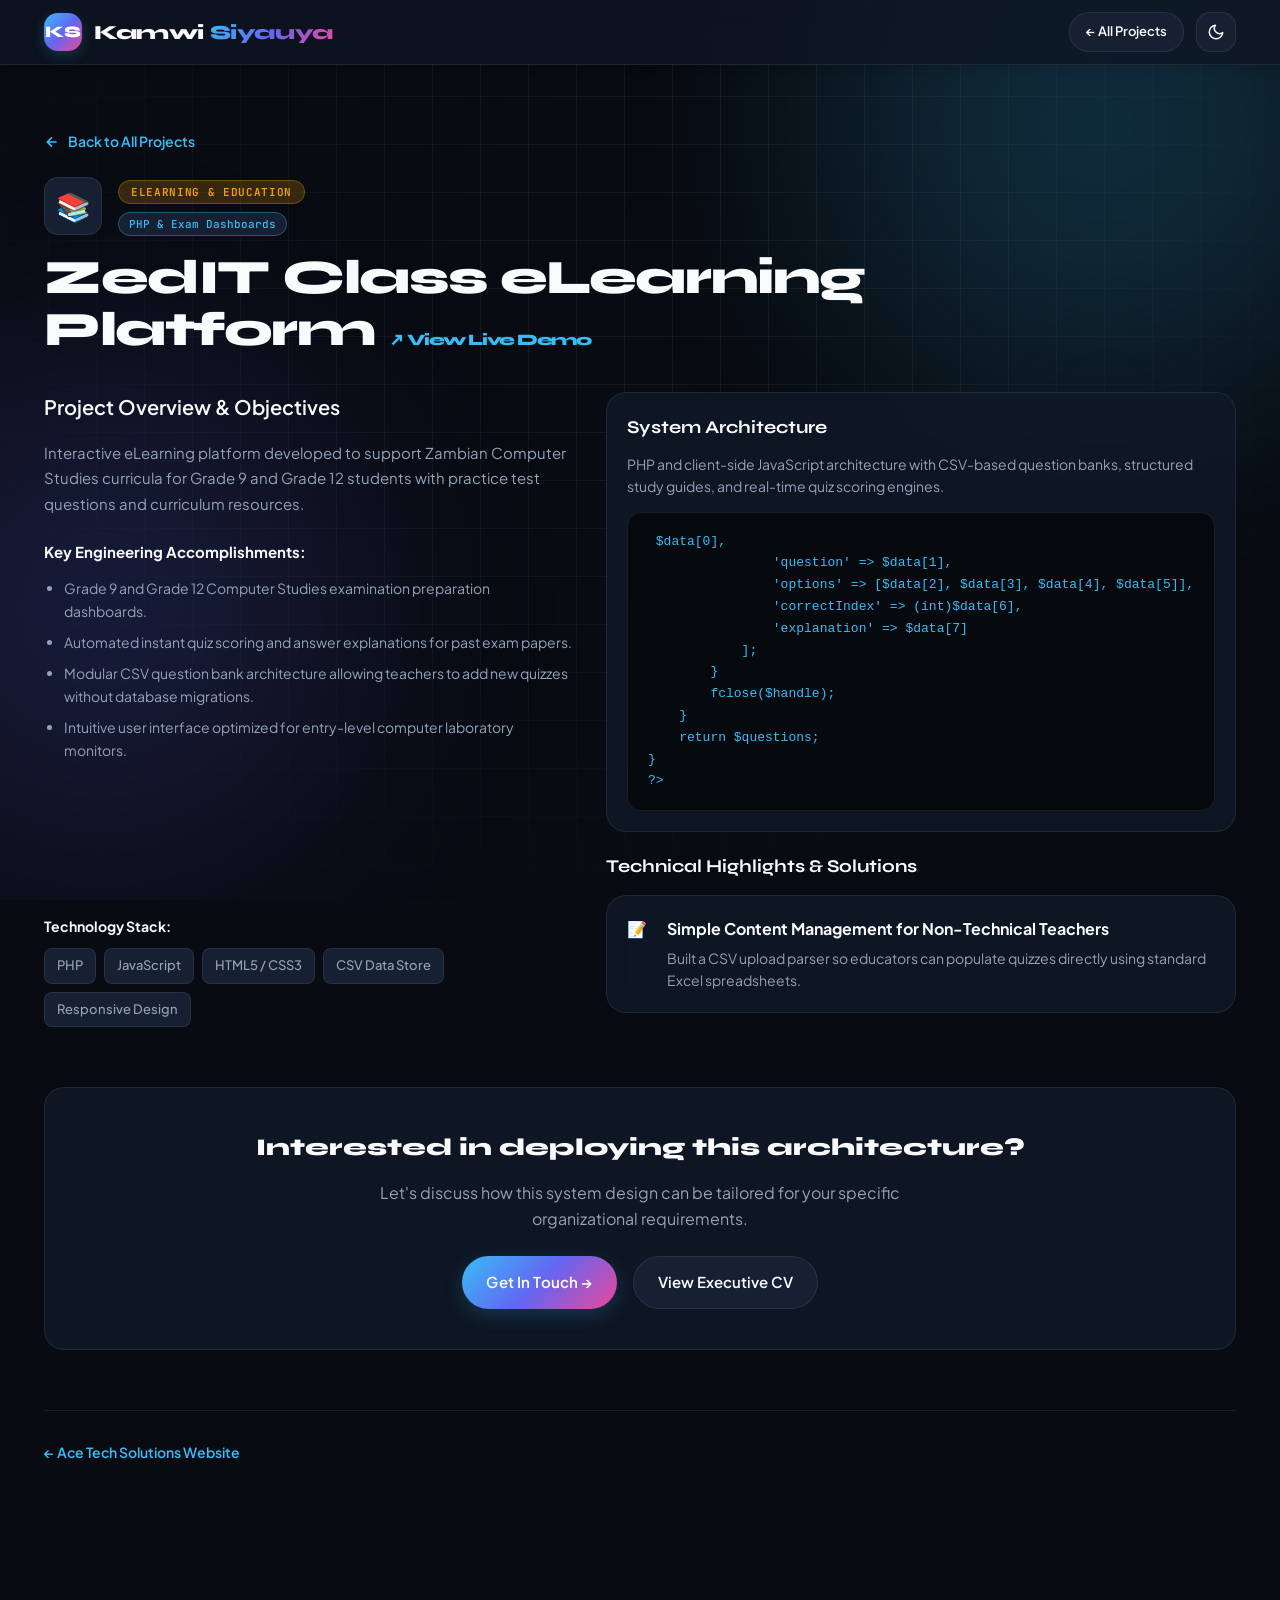
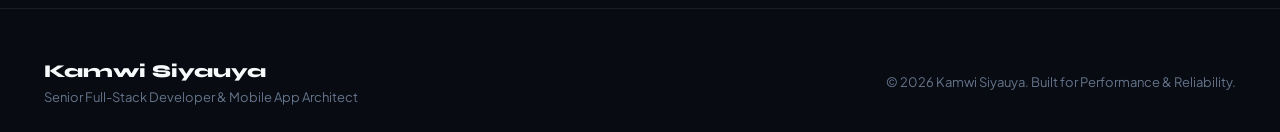
<file: project-zedit.html>
<!DOCTYPE html>
<html lang="en" data-theme="dark">
<head>
  <meta charset="UTF-8" />
  <meta name="viewport" content="width=device-width, initial-scale=1.0" />
  <title>ZedIT Class eLearning Platform — Engineering Case Study | Kamwi Siyauya</title>
  <meta name="description" content="Technical case study of ZedIT Class eLearning Platform engineered by Kamwi Siyauya. System architecture, technology stack, and implementation breakdown." />
  
  <link rel="preconnect" href="https://fonts.googleapis.com" />
  <link rel="preconnect" href="https://fonts.gstatic.com" crossorigin />
  <link href="https://fonts.googleapis.com/css2?family=JetBrains+Mono:wght@400;500;600;700&family=Plus+Jakarta+Sans:wght@300;400;500;600;700;800&family=Syne:wght@600;700;800&display=swap" rel="stylesheet" />
  <link rel="stylesheet" href="style.css" />
  <style>
    .case-container { padding: 130px 0 80px; }
    .code-block { background: #06090e; border: 1px solid var(--border-subtle); border-radius: var(--radius-md); padding: 18px 20px; font-family: var(--font-mono); font-size: 13px; color: #38bdf8; overflow-x: auto; margin-top: 14px; line-height: 1.6; }
    .back-nav { display: inline-flex; align-items: center; gap: 8px; font-weight: 600; font-size: 14px; color: var(--accent-cyan); margin-bottom: 24px; transition: var(--transition-smooth); }
    .back-nav:hover { transform: translateX(-4px); color: var(--text-primary); }
    .project-nav-row { display: flex; justify-content: space-between; align-items: center; margin-top: 60px; padding-top: 30px; border-top: 1px solid var(--border-subtle); flex-wrap: wrap; gap: 16px; }
  </style>
</head>
<body>
  <div id="scroll-progress"></div>
  <div class="ambient-bg">
    <div class="ambient-glow glow-1"></div>
    <div class="ambient-glow glow-2"></div>
    <div class="bg-grid-pattern"></div>
  </div>

  <header class="navbar-container scrolled">
    <div class="container">
      <div class="nav-inner">
        <a href="index.html" class="brand-logo">
          <div class="brand-badge">KS</div>
          <div class="brand-name">Kamwi <span>Siyauya</span></div>
        </a>
        <div class="nav-actions">
          <a href="index.html#projects" class="btn-secondary" style="font-size:13px; padding:8px 16px;">← All Projects</a>
          <button class="theme-toggle-btn" id="themeToggle" title="Toggle Theme" aria-label="Toggle Theme">
            <svg class="theme-icon-moon" viewBox="0 0 24 24"><path d="M21 12.79A9 9 0 1 1 11.21 3 7 7 0 0 0 21 12.79z"></path></svg>
            <svg class="theme-icon-sun" viewBox="0 0 24 24"><circle cx="12" cy="12" r="5"></circle><line x1="12" y1="1" x2="12" y2="3"></line><line x1="12" y1="21" x2="12" y2="23"></line><line x1="4.22" y1="4.22" x2="5.64" y2="5.64"></line><line x1="18.36" y1="18.36" x2="19.78" y2="19.78"></line><line x1="1" y1="12" x2="3" y2="12"></line><line x1="21" y1="12" x2="23" y2="12"></line><line x1="4.22" y1="19.78" x2="5.64" y2="18.36"></line><line x1="18.36" y1="5.64" x2="19.78" y2="4.22"></line></svg>
          </button>
        </div>
      </div>
    </div>
  </header>

  <main class="case-container">
    <div class="container">
      <a href="index.html#projects" class="back-nav">
        <svg width="16" height="16" viewBox="0 0 24 24" fill="none" stroke="currentColor" stroke-width="2.5"><path d="M19 12H5M12 19l-7-7 7-7"/></svg>
        <span>Back to All Projects</span>
      </a>

      <div style="display:flex; align-items:center; gap:16px; margin-bottom:16px;">
        <div class="project-icon-badge" style="width:58px; height:58px; font-size:28px;">📚</div>
        <div>
          <span class="project-category-tag featured">eLearning & Education</span>
          <div style="margin-top:6px;"><span class="tag-badge highlight">PHP & Exam Dashboards</span></div>
        </div>
      </div>

      <h1 class="hero-title" style="font-size:clamp(30px, 4.5vw, 48px); margin-bottom:16px;">ZedIT Class eLearning Platform<a href="https://lesson-hub-frontend.vercel.app/" target="_blank" style="font-size:16px; margin-left:16px; color:var(--accent-cyan); text-decoration:none;">↗ View Live Demo</a></h1>

      <div class="about-grid" style="margin-top:36px;">
        <!-- Left Column: Scope & Deliverables -->
        <div class="about-bio-card">
          <div>
            <h3 class="about-lead">Project Overview &amp; Objectives</h3>
            <p class="about-text">Interactive eLearning platform developed to support Zambian Computer Studies curricula for Grade 9 and Grade 12 students with practice test questions and curriculum resources.</p>
            <h4 style="font-size:15px; font-weight:700; color:var(--text-primary); margin-bottom:12px; margin-top:20px;">Key Engineering Accomplishments:</h4>
            <ul class="timeline-bullets"><li>Grade 9 and Grade 12 Computer Studies examination preparation dashboards.</li>
<li>Automated instant quiz scoring and answer explanations for past exam papers.</li>
<li>Modular CSV question bank architecture allowing teachers to add new quizzes without database migrations.</li>
<li>Intuitive user interface optimized for entry-level computer laboratory monitors.</li></ul>
          </div>
          <div style="margin-top:24px;">
            <h4 style="font-size:14px; font-weight:700; color:var(--text-primary); margin-bottom:10px;">Technology Stack:</h4>
            <div class="skill-chips-list"><span class="skill-chip">PHP</span> <span class="skill-chip">JavaScript</span> <span class="skill-chip">HTML5 / CSS3</span> <span class="skill-chip">CSV Data Store</span> <span class="skill-chip">Responsive Design</span></div>
          </div>
        </div>

        <!-- Right Column: Architecture & Innovations -->
        <div style="display:flex; flex-direction:column; gap:20px;">
          <div class="bento-card">
            <h3 style="font-family:var(--font-display); font-size:18px; font-weight:700; color:var(--text-primary); margin-bottom:10px;">System Architecture</h3>
            <p style="font-size:14px; color:var(--text-secondary); line-height:1.6;">PHP and client-side JavaScript architecture with CSV-based question banks, structured study guides, and real-time quiz scoring engines.</p>
            <pre class="code-block"><code><?php
// PHP CSV Quiz Question Parser
function loadQuizQuestions($grade) {
    $filePath = __DIR__ . "/data/grade_{$grade}_questions.csv";
    $questions = [];
    
    if (($handle = fopen($filePath, "r")) !== FALSE) {
        $headers = fgetcsv($handle, 1000, ",");
        while (($data = fgetcsv($handle, 1000, ",")) !== FALSE) {
            $questions[] = [
                'id' => $data[0],
                'question' => $data[1],
                'options' => [$data[2], $data[3], $data[4], $data[5]],
                'correctIndex' => (int)$data[6],
                'explanation' => $data[7]
            ];
        }
        fclose($handle);
    }
    return $questions;
}
?></code></pre>
          </div>

          
          <div>
            <h3 style="font-family:var(--font-display); font-size:18px; font-weight:700; color:var(--text-primary); margin-bottom:14px;">Technical Highlights &amp; Solutions</h3>
            
    <div class="feature-box" style="margin-bottom:14px;">
      📝
      <div class="feature-content">
        <h4>Simple Content Management for Non-Technical Teachers</h4>
        <p>Built a CSV upload parser so educators can populate quizzes directly using standard Excel spreadsheets.</p>
      </div>
    </div>
  
          </div>
        </div>
      </div>

      <!-- Action Footer CTA -->
      <div style="margin-top:60px; text-align:center; padding:40px; background:var(--bg-card); border-radius:var(--radius-lg); border:1px solid var(--border-subtle);">
        <h3 style="font-family:var(--font-display); font-size:24px; font-weight:800; margin-bottom:12px;">Interested in deploying this architecture?</h3>
        <p style="color:var(--text-secondary); margin-bottom:24px; max-width:600px; margin-left:auto; margin-right:auto;">Let's discuss how this system design can be tailored for your specific organizational requirements.</p>
        <div style="display:flex; justify-content:center; gap:16px; flex-wrap:wrap;">
          <a href="index.html#contact" class="btn-primary">Get In Touch →</a>
          <a href="cv-dark.html" target="_blank" class="btn-secondary">View Executive CV</a>
        </div>
      </div>

      <!-- Next / Prev Project Navigation -->
      <div class="project-nav-row">
        <a href="project-acetech.html" class="back-nav">← Ace Tech Solutions Website</a>
        <span></span>
      </div>
    </div>
  </main>

  <footer>
    <div class="container">
      <div class="footer-inner">
        <div>
          <div class="footer-brand">Kamwi Siyauya</div>
          <div class="footer-copy">Senior Full-Stack Developer &amp; Mobile App Architect</div>
        </div>
        <div class="footer-copy">© 2026 Kamwi Siyauya. Built for Performance &amp; Reliability.</div>
      </div>
    </div>
  </footer>

  <div id="toast">
    <span id="toastIcon">✓</span>
    <span id="toastMsg">Notification</span>
  </div>

  <script src="main.js"></script>
</body>
</html>
</file>
<file: style.css>
/* ==========================================================================
   DESIGN SYSTEM & CSS VARIABLES
   ========================================================================== */
:root {
  --font-main: 'Plus Jakarta Sans', -apple-system, BlinkMacSystemFont, sans-serif;
  --font-display: 'Syne', sans-serif;
  --font-mono: 'JetBrains Mono', monospace;

  /* Dark Palette (Default) */
  --bg-base: #080b11;
  --bg-surface: #0f1623;
  --bg-surface-elevated: #162032;
  --bg-card: rgba(18, 27, 43, 0.7);
  --bg-card-hover: rgba(26, 38, 60, 0.85);
  --bg-glass: rgba(15, 22, 35, 0.75);
  
  --border-subtle: rgba(255, 255, 255, 0.08);
  --border-focus: rgba(56, 189, 248, 0.4);
  --border-glow: rgba(56, 189, 248, 0.15);

  --text-primary: #f8fafc;
  --text-secondary: #94a3b8;
  --text-muted: #64748b;
  --text-inverse: #080b11;

  /* Brand Accents */
  --accent-cyan: #38bdf8;
  --accent-cyan-glow: rgba(56, 189, 248, 0.2);
  --accent-emerald: #10b981;
  --accent-emerald-glow: rgba(16, 185, 129, 0.2);
  --accent-amber: #f59e0b;
  --accent-amber-glow: rgba(245, 158, 11, 0.2);
  --accent-indigo: #6366f1;

  --gradient-accent: linear-gradient(135deg, #38bdf8 0%, #6366f1 50%, #ec4899 100%);
  --gradient-emerald: linear-gradient(135deg, #10b981 0%, #06b6d4 100%);
  --gradient-amber: linear-gradient(135deg, #f59e0b 0%, #ea580c 100%);

  --radius-sm: 8px;
  --radius-md: 14px;
  --radius-lg: 20px;
  --radius-full: 9999px;

  --shadow-sm: 0 2px 8px rgba(0, 0, 0, 0.2);
  --shadow-md: 0 10px 30px -10px rgba(0, 0, 0, 0.5);
  --shadow-glow: 0 0 40px -10px rgba(56, 189, 248, 0.15);
  
  --transition-smooth: all 0.3s cubic-bezier(0.16, 1, 0.3, 1);
  --transition-bounce: all 0.4s cubic-bezier(0.34, 1.56, 0.64, 1);
}

[data-theme="light"] {
  --bg-base: #f8fafc;
  --bg-surface: #ffffff;
  --bg-surface-elevated: #f1f5f9;
  --bg-card: rgba(255, 255, 255, 0.85);
  --bg-card-hover: #ffffff;
  --bg-glass: rgba(255, 255, 255, 0.85);

  --border-subtle: rgba(15, 23, 42, 0.08);
  --border-focus: rgba(14, 165, 233, 0.5);
  --border-glow: rgba(14, 165, 233, 0.2);

  --text-primary: #0f172a;
  --text-secondary: #475569;
  --text-muted: #94a3b8;
  --text-inverse: #ffffff;

  --accent-cyan: #0284c7;
  --accent-cyan-glow: rgba(2, 132, 199, 0.15);
  --accent-emerald: #059669;
  --accent-emerald-glow: rgba(5, 150, 105, 0.15);
  --accent-amber: #d97706;
  --accent-amber-glow: rgba(217, 119, 6, 0.15);

  --shadow-sm: 0 2px 8px rgba(15, 23, 42, 0.05);
  --shadow-md: 0 10px 30px -10px rgba(15, 23, 42, 0.1);
  --shadow-glow: 0 0 30px -5px rgba(2, 132, 199, 0.12);
}

*, *::before, *::after {
  box-sizing: border-box;
  margin: 0;
  padding: 0;
}

html {
  scroll-behavior: smooth;
  font-size: 16px;
  -webkit-font-smoothing: antialiased;
  -moz-osx-font-smoothing: grayscale;
}

body {
  background-color: var(--bg-base);
  color: var(--text-primary);
  font-family: var(--font-main);
  line-height: 1.65;
  overflow-x: hidden;
  transition: background-color 0.4s ease, color 0.4s ease;
  position: relative;
}

::selection {
  background: var(--accent-cyan);
  color: var(--text-inverse);
}

#scroll-progress {
  position: fixed;
  top: 0;
  left: 0;
  height: 3px;
  background: var(--gradient-accent);
  z-index: 10000;
  width: 0%;
  transition: width 0.1s linear;
}

.ambient-bg {
  position: fixed;
  inset: 0;
  pointer-events: none;
  z-index: 0;
  overflow: hidden;
}

.ambient-glow {
  position: absolute;
  border-radius: 50%;
  filter: blur(120px);
  opacity: 0.18;
}

[data-theme="light"] .ambient-glow {
  opacity: 0.12;
  filter: blur(90px);
}

.glow-1 {
  width: 550px;
  height: 550px;
  background: #38bdf8;
  top: -150px;
  right: -100px;
}

.glow-2 {
  width: 500px;
  height: 500px;
  background: #6366f1;
  top: 40%;
  left: -150px;
}

.glow-3 {
  width: 450px;
  height: 450px;
  background: #10b981;
  bottom: -100px;
  right: 10%;
}

.bg-grid-pattern {
  position: absolute;
  inset: 0;
  background-image: 
    linear-gradient(to right, var(--border-subtle) 1px, transparent 1px),
    linear-gradient(to bottom, var(--border-subtle) 1px, transparent 1px);
  background-size: 48px 48px;
  mask-image: radial-gradient(circle at 50% 30%, black 20%, transparent 80%);
  -webkit-mask-image: radial-gradient(circle at 50% 30%, black 20%, transparent 80%);
  opacity: 0.7;
}

.container {
  width: 100%;
  max-width: 1240px;
  margin: 0 auto;
  padding: 0 24px;
  position: relative;
  z-index: 1;
}

a {
  color: inherit;
  text-decoration: none;
}

/* ==========================================================================
   NAVIGATION
   ========================================================================== */
.navbar-container {
  position: fixed;
  top: 0;
  left: 0;
  right: 0;
  z-index: 1000;
  padding: 18px 0;
  transition: var(--transition-smooth);
}

.navbar-container.scrolled {
  padding: 12px 0;
  background: var(--bg-glass);
  backdrop-filter: blur(16px);
  -webkit-backdrop-filter: blur(16px);
  border-bottom: 1px solid var(--border-subtle);
  box-shadow: var(--shadow-sm);
}

.nav-inner {
  display: flex;
  align-items: center;
  justify-content: space-between;
}

.brand-logo {
  display: flex;
  align-items: center;
  gap: 12px;
  font-family: var(--font-display);
  font-weight: 800;
  font-size: 20px;
  letter-spacing: -0.02em;
  color: var(--text-primary);
}

.brand-badge {
  display: inline-flex;
  align-items: center;
  justify-content: center;
  width: 38px;
  height: 38px;
  border-radius: var(--radius-md);
  background: var(--gradient-accent);
  color: #fff;
  font-weight: 800;
  font-size: 16px;
  box-shadow: 0 4px 14px var(--accent-cyan-glow);
}

.brand-name span {
  background: var(--gradient-accent);
  -webkit-background-clip: text;
  -webkit-text-fill-color: transparent;
}

.nav-links {
  display: flex;
  align-items: center;
  gap: 32px;
  list-style: none;
}

.nav-link {
  font-size: 14px;
  font-weight: 500;
  color: var(--text-secondary);
  transition: var(--transition-smooth);
  position: relative;
  padding: 6px 0;
}

.nav-link:hover, .nav-link.active {
  color: var(--text-primary);
}

.nav-link::after {
  content: '';
  position: absolute;
  bottom: 0;
  left: 0;
  width: 0;
  height: 2px;
  background: var(--accent-cyan);
  transition: width 0.3s ease;
  border-radius: var(--radius-full);
}

.nav-link:hover::after, .nav-link.active::after {
  width: 100%;
}

.nav-actions {
  display: flex;
  align-items: center;
  gap: 12px;
}

.theme-toggle-btn {
  width: 40px;
  height: 40px;
  border-radius: var(--radius-md);
  background: var(--bg-surface-elevated);
  border: 1px solid var(--border-subtle);
  color: var(--text-primary);
  display: flex;
  align-items: center;
  justify-content: center;
  transition: var(--transition-smooth);
}

.theme-toggle-btn:hover {
  border-color: var(--border-focus);
  transform: translateY(-2px);
}

.theme-toggle-btn svg {
  width: 18px;
  height: 18px;
  stroke: currentColor;
  fill: none;
  stroke-width: 2;
  stroke-linecap: round;
  stroke-linejoin: round;
}

.theme-icon-sun { display: none; }
.theme-icon-moon { display: block; }
[data-theme="light"] .theme-icon-sun { display: block; }
[data-theme="light"] .theme-icon-moon { display: none; }

.btn-nav-cta {
  display: inline-flex;
  align-items: center;
  gap: 8px;
  padding: 10px 20px;
  border-radius: var(--radius-full);
  background: var(--gradient-accent);
  color: #ffffff;
  font-size: 13px;
  font-weight: 600;
  letter-spacing: 0.01em;
  transition: var(--transition-bounce);
  box-shadow: 0 4px 16px var(--accent-cyan-glow);
}

/* ==========================================================================
   HERO SECTION & BENTO
   ========================================================================== */
.hero-section {
  padding: 132px 0 72px;
  position: relative;
  overflow: hidden;
}

.hero-layout {
  display: grid;
  grid-template-columns: 1.15fr 0.85fr;
  gap: 40px;
  align-items: center;
}

.hero-text-col {
  display: flex;
  flex-direction: column;
}


.hero-status-pill {
  display: inline-flex;
  align-items: center;
  gap: 8px;
  padding: 6px 16px;
  background: var(--bg-surface-elevated);
  border: 1px solid var(--border-subtle);
  border-radius: var(--radius-full);
  font-size: 13px;
  font-weight: 500;
  color: var(--text-secondary);
  margin-bottom: 24px;
  box-shadow: var(--shadow-sm);
}

.pulse-dot {
  width: 8px;
  height: 8px;
  border-radius: 50%;
  background: var(--accent-emerald);
  box-shadow: 0 0 0 0 rgba(16, 185, 129, 0.7);
  animation: pulse-ring 2s infinite cubic-bezier(0.4, 0, 0.6, 1);
}

@keyframes pulse-ring {
  0% { box-shadow: 0 0 0 0 rgba(16, 185, 129, 0.7); }
  70% { box-shadow: 0 0 0 10px rgba(16, 185, 129, 0); }
  100% { box-shadow: 0 0 0 0 rgba(16, 185, 129, 0); }
}

.hero-title {
  font-family: var(--font-display);
  font-size: clamp(38px, 5.2vw, 68px);
  font-weight: 800;
  line-height: 1.08;
  letter-spacing: -0.03em;
  margin-bottom: 20px;
  color: var(--text-primary);
}

.hero-title .gradient-text {
  background: var(--gradient-accent);
  -webkit-background-clip: text;
  -webkit-text-fill-color: transparent;
  display: inline;
}

.hero-subtitle {
  font-size: 18px;
  line-height: 1.65;
  color: var(--text-secondary);
  margin-bottom: 32px;
  max-width: 580px;
}

.hero-actions {
  display: flex;
  flex-wrap: wrap;
  align-items: center;
  gap: 16px;
  margin-bottom: 40px;
}

.btn-primary {
  display: inline-flex;
  align-items: center;
  gap: 8px;
  padding: 13px 24px;
  border-radius: var(--radius-full);
  background: var(--gradient-accent);
  color: #ffffff;
  font-size: 15px;
  font-weight: 600;
  letter-spacing: 0.01em;
  transition: var(--transition-bounce);
  box-shadow: 0 6px 20px var(--accent-cyan-glow);
}

.btn-primary:hover {
  transform: translateY(-3px) scale(1.02);
  box-shadow: 0 12px 30px rgba(56, 189, 248, 0.4);
}

.btn-secondary {
  display: inline-flex;
  align-items: center;
  gap: 8px;
  padding: 13px 24px;
  border-radius: var(--radius-full);
  background: var(--bg-surface-elevated);
  border: 1px solid var(--border-subtle);
  color: var(--text-primary);
  font-size: 15px;
  font-weight: 600;
  transition: var(--transition-smooth);
}

.btn-secondary:hover {
  border-color: var(--border-focus);
  background: var(--bg-card-hover);
  transform: translateY(-2px);
}

/* CV Dropdown Menu */
.cv-dropdown-wrapper {
  position: relative;
  display: inline-block;
}

.cv-menu {
  position: absolute;
  top: calc(100% + 8px);
  left: 0;
  background: var(--bg-surface);
  border: 1px solid var(--border-subtle);
  border-radius: var(--radius-md);
  box-shadow: var(--shadow-md);
  padding: 8px;
  min-width: 230px;
  display: none;
  flex-direction: column;
  gap: 4px;
  z-index: 100;
  backdrop-filter: blur(16px);
}

.cv-dropdown-wrapper:hover .cv-menu,
.cv-dropdown-wrapper:focus-within .cv-menu {
  display: flex;
}

.cv-menu-item {
  display: flex;
  align-items: center;
  gap: 8px;
  padding: 10px 14px;
  border-radius: var(--radius-sm);
  font-size: 13px;
  font-weight: 500;
  color: var(--text-secondary);
  transition: var(--transition-smooth);
}

/* Hero Bento Grid */
.hero-bento-grid {
  display: grid;
  grid-template-columns: repeat(2, 1fr);
  gap: 16px;
}

.bento-card {
  background: var(--bg-card);
  backdrop-filter: blur(12px);
  -webkit-backdrop-filter: blur(12px);
  border: 1px solid var(--border-subtle);
  border-radius: var(--radius-lg);
  padding: 20px;
  transition: var(--transition-smooth);
  position: relative;
  overflow: hidden;
}

.bento-card::before {
  content: '';
  position: absolute;
  top: 0;
  left: 0;
  right: 0;
  height: 1px;
  background: linear-gradient(90deg, transparent, var(--border-focus), transparent);
  opacity: 0;
  transition: opacity 0.4s ease;
}

.bento-card:hover {
  border-color: var(--border-focus);
  transform: translateY(-4px);
  box-shadow: var(--shadow-glow);
}

.bento-card:hover::before {
  opacity: 1;
}

.bento-card-header {
  display: flex;
  align-items: center;
  justify-content: space-between;
  margin-bottom: 14px;
}

.bento-icon-box {
  width: 44px;
  height: 44px;
  border-radius: var(--radius-md);
  display: flex;
  align-items: center;
  justify-content: center;
  font-size: 20px;
  background: var(--bg-surface-elevated);
  border: 1px solid var(--border-subtle);
}

.bento-stat {
  font-family: var(--font-display);
  font-size: 32px;
  font-weight: 800;
  color: var(--text-primary);
  line-height: 1.1;
  margin-bottom: 4px;
}

.bento-title {
  font-size: 14px;
  font-weight: 600;
  color: var(--text-primary);
  margin-bottom: 4px;
}

.bento-desc {
  font-size: 12px;
  color: var(--text-muted);
  line-height: 1.5;
}

.bento-wide {
  grid-column: span 2;
}

.stack-tags-scroll {
  display: flex;
  flex-wrap: wrap;
  gap: 8px;
  margin-top: 12px;
}

.tag-badge {
  font-family: var(--font-mono);
  font-size: 11px;
  font-weight: 500;
  padding: 4px 10px;
  border-radius: var(--radius-full);
  background: var(--bg-surface-elevated);
  border: 1px solid var(--border-subtle);
  color: var(--text-secondary);
  transition: var(--transition-smooth);
}

.tag-badge:hover {
  border-color: var(--accent-cyan);
  color: var(--accent-cyan);
}

.tag-badge.highlight {
  border-color: rgba(56, 189, 248, 0.35);
  color: var(--accent-cyan);
}

/* ==========================================================================
   SECTION HEADINGS & ABOUT
   ========================================================================== */
.section {
  padding: 72px 0;
  position: relative;
}

.section-header {
  margin-bottom: 56px;
  display: flex;
  flex-direction: column;
  align-items: flex-start;
  gap: 12px;
}

.section-eyebrow {
  display: inline-flex;
  align-items: center;
  gap: 8px;
  font-family: var(--font-mono);
  font-size: 13px;
  font-weight: 600;
  letter-spacing: 0.1em;
  text-transform: uppercase;
  color: var(--accent-cyan);
}

.section-eyebrow::before {
  content: '';
  width: 16px;
  height: 2px;
  background: var(--accent-cyan);
  border-radius: var(--radius-full);
}

.section-title {
  font-family: var(--font-display);
  font-size: 32px;
  font-weight: 800;
  letter-spacing: -0.02em;
  color: var(--text-primary);
  line-height: 1.2;
}

.section-desc {
  font-size: 16px;
  color: var(--text-secondary);
  max-width: 640px;
  line-height: 1.6;
}

.about-grid {
  display: grid;
  grid-template-columns: 1fr 1fr;
  gap: 32px;
  align-items: stretch;
}

.about-bio-card {
  background: transparent;
  border: none;
  padding: 0;
  backdrop-filter: none;
  display: flex;
  flex-direction: column;
  justify-content: space-between;
}

.about-lead {
  font-size: 20px;
  font-weight: 600;
  color: var(--text-primary);
  line-height: 1.5;
  margin-bottom: 18px;
}

.about-text {
  font-size: 15px;
  color: var(--text-secondary);
  line-height: 1.7;
  margin-bottom: 24px;
}

.about-quote {
  border-left: 3px solid var(--accent-amber);
  padding-left: 16px;
  font-style: italic;
  color: var(--text-muted);
  font-size: 14px;
  margin-top: auto;
}

/* ==========================================================================
   PROJECTS SECTION & INTERACTIVE TABS
   ========================================================================== */
.projects-filter-bar {
  display: flex;
  flex-wrap: wrap;
  align-items: center;
  gap: 8px;
  margin-bottom: 36px;
  padding: 6px;
  background: var(--bg-surface-elevated);
  border: 1px solid var(--border-subtle);
  border-radius: var(--radius-full);
  width: fit-content;
}

.filter-btn {
  padding: 8px 18px;
  border-radius: var(--radius-full);
  font-size: 13px;
  font-weight: 600;
  color: var(--text-secondary);
  transition: var(--transition-smooth);
}

.filter-btn:hover {
  color: var(--text-primary);
}

.filter-btn.active {
  background: var(--gradient-accent);
  color: #ffffff;
  box-shadow: 0 4px 14px var(--accent-cyan-glow);
}

.projects-grid {
  display: grid;
  grid-template-columns: repeat(auto-fill, minmax(360px, 1fr));
  gap: 24px;
}

.project-card {
  background: var(--bg-card);
  border: 1px solid var(--border-subtle);
  border-radius: var(--radius-lg);
  padding: 24px;
  backdrop-filter: blur(14px);
  display: flex;
  flex-direction: column;
  justify-content: space-between;
  transition: var(--transition-bounce);
  position: relative;
  overflow: hidden;
  text-decoration: none;
  color: inherit;
}

.project-card:hover {
  border-color: var(--border-focus);
  transform: translateY(-8px);
  box-shadow: var(--shadow-glow);
}

.project-card-top {
  display: flex;
  align-items: center;
  justify-content: space-between;
  margin-bottom: 18px;
}

.project-icon-badge {
  width: 48px;
  height: 48px;
  border-radius: var(--radius-md);
  display: flex;
  align-items: center;
  justify-content: center;
  font-size: 22px;
  background: var(--bg-surface-elevated);
  border: 1px solid var(--border-subtle);
}

.project-category-tag {
  font-family: var(--font-mono);
  font-size: 11px;
  font-weight: 600;
  text-transform: uppercase;
  letter-spacing: 0.06em;
  padding: 4px 12px;
  border-radius: var(--radius-full);
  background: var(--bg-surface-elevated);
  color: var(--accent-cyan);
  border: 1px solid var(--border-subtle);
}

.project-category-tag.featured {
  background: var(--accent-amber-glow);
  color: var(--accent-amber);
  border-color: rgba(245, 158, 11, 0.3);
}

.project-title {
  font-family: var(--font-display);
  font-size: 20px;
  font-weight: 700;
  color: var(--text-primary);
  margin-bottom: 8px;
  line-height: 1.3;
  transition: var(--transition-smooth);
}

.project-card:hover .project-title {
  color: var(--accent-cyan);
}

.project-stack-text {
  font-family: var(--font-mono);
  font-size: 12px;
  color: var(--accent-emerald);
  margin-bottom: 14px;
  font-weight: 500;
}

.project-desc {
  font-size: 14px;
  color: var(--text-secondary);
  line-height: 1.6;
  margin-bottom: 24px;
}

.project-card-footer {
  display: flex;
  align-items: center;
  justify-content: space-between;
  padding-top: 18px;
  border-top: 1px solid var(--border-subtle);
  font-size: 13px;
  font-weight: 600;
  color: var(--text-secondary);
}

.project-action-link {
  display: inline-flex;
  align-items: center;
  gap: 8px;
  color: var(--accent-cyan);
  transition: var(--transition-smooth);
}

.project-card:hover .project-action-link {
  gap: 8px;
  color: #38bdf8;
}

/* ==========================================================================
   SKILLS & ARCHITECTURAL CAPABILITIES (BENTO MATRIX)
   ========================================================================== */
.skills-bento-layout {
  display: grid;
  grid-template-columns: repeat(3, 1fr);
  gap: 24px;
}

.skill-category-card {
  background: var(--bg-card);
  border: 1px solid var(--border-subtle);
  border-radius: var(--radius-lg);
  padding: 24px;
  backdrop-filter: blur(12px);
  transition: var(--transition-smooth);
}

.skill-category-card:hover {
  border-color: var(--border-focus);
  box-shadow: var(--shadow-sm);
  transform: translateY(-4px);
}

.skill-cat-header {
  display: flex;
  align-items: center;
  gap: 12px;
  margin-bottom: 20px;
}

.skill-cat-icon {
  width: 44px;
  height: 44px;
  border-radius: var(--radius-md);
  background: var(--bg-surface-elevated);
  border: 1px solid var(--border-subtle);
  display: flex;
  align-items: center;
  justify-content: center;
  font-size: 20px;
}

.skill-cat-title {
  font-family: var(--font-display);
  font-size: 18px;
  font-weight: 700;
  color: var(--text-primary);
}

.skill-chips-list {
  display: flex;
  flex-wrap: wrap;
  gap: 8px;
}

/* ==========================================================================
   EXPERIENCE & IMPACT TIMELINE
   ========================================================================== */
.timeline-wrapper {
  position: relative;
  display: flex;
  flex-direction: column;
  gap: 24px;
  max-width: 900px;
  margin: 0 auto;
}

.timeline-wrapper::before {
  content: '';
  position: absolute;
  top: 24px;
  bottom: 24px;
  left: 20px;
  width: 2px;
  background: var(--border-subtle);
}

.timeline-item {
  position: relative;
  padding-left: 56px;
}

.timeline-marker {
  position: absolute;
  top: 24px;
  left: 11px;
  width: 20px;
  height: 20px;
  border-radius: 50%;
  background: var(--bg-base);
  border: 3px solid var(--accent-cyan);
  box-shadow: 0 0 12px var(--accent-cyan-glow);
}

.timeline-card {
  background: var(--bg-card);
  border: 1px solid var(--border-subtle);
  border-radius: var(--radius-lg);
  padding: 24px;
  backdrop-filter: blur(12px);
  transition: var(--transition-smooth);
}

.timeline-card:hover {
  border-color: var(--border-focus);
  transform: translateX(6px);
  box-shadow: var(--shadow-sm);
}

.timeline-header {
  display: flex;
  flex-wrap: wrap;
  align-items: center;
  justify-content: space-between;
  gap: 12px;
  margin-bottom: 12px;
}

.timeline-role {
  font-family: var(--font-display);
  font-size: 20px;
  font-weight: 700;
  color: var(--text-primary);
}

.timeline-period-badge {
  font-family: var(--font-mono);
  font-size: 12px;
  font-weight: 600;
  padding: 4px 12px;
  border-radius: var(--radius-full);
  background: var(--bg-surface-elevated);
  color: var(--accent-cyan);
  border: 1px solid var(--border-subtle);
}

.timeline-org {
  font-size: 15px;
  font-weight: 600;
  color: var(--accent-amber);
  margin-bottom: 14px;
  display: flex;
  align-items: center;
  gap: 8px;
}

.timeline-desc {
  font-size: 14px;
  color: var(--text-secondary);
  line-height: 1.65;
  margin-bottom: 18px;
}

.timeline-bullets {
  margin-left: 20px;
  margin-bottom: 18px;
  color: var(--text-secondary);
  font-size: 14px;
  line-height: 1.65;
}

.timeline-bullets li {
  margin-bottom: 8px;
}

/* ==========================================================================
   EDUCATION, CREDENTIALS & REFERENCES
   ========================================================================== */
.edu-ref-layout {
  display: grid;
  grid-template-columns: 1fr 1fr;
  gap: 32px;
}

.edu-card {
  background: var(--bg-card);
  border: 1px solid var(--border-subtle);
  border-radius: var(--radius-lg);
  padding: 20px;
  backdrop-filter: blur(12px);
  display: flex;
  gap: 16px;
  margin-bottom: 16px;
  transition: var(--transition-smooth);
}

.edu-card:hover {
  border-color: var(--border-focus);
  transform: translateY(-2px);
}

.edu-icon-box {
  width: 48px;
  height: 48px;
  border-radius: var(--radius-md);
  background: var(--bg-surface-elevated);
  border: 1px solid var(--border-subtle);
  display: flex;
  align-items: center;
  justify-content: center;
  font-size: 22px;
  flex-shrink: 0;
}

.edu-degree {
  font-size: 16px;
  font-weight: 700;
  color: var(--text-primary);
  margin-bottom: 4px;
}

.edu-school {
  font-size: 14px;
  color: var(--accent-cyan);
  font-weight: 500;
  margin-bottom: 6px;
}

.edu-detail {
  font-size: 13px;
  color: var(--text-muted);
}

.ref-grid {
  display: grid;
  grid-template-columns: repeat(2, 1fr);
  gap: 16px;
}

.ref-card {
  background: var(--bg-card);
  border: 1px solid var(--border-subtle);
  border-radius: var(--radius-md);
  padding: 18px;
  backdrop-filter: blur(12px);
  transition: var(--transition-smooth);
}

.ref-card:hover {
  border-color: var(--border-focus);
}

.ref-name {
  font-size: 14px;
  font-weight: 700;
  color: var(--text-primary);
  margin-bottom: 4px;
}

.ref-title {
  font-size: 12px;
  color: var(--accent-emerald);
  font-weight: 500;
  margin-bottom: 8px;
}

.ref-available {
  display: inline-flex;
  align-items: center;
  font-size: 11px;
  color: var(--text-muted);
}

/* ==========================================================================
   CONTACT SECTION & FOOTER
   ========================================================================== */
.contact-card-main {
  background: var(--bg-card);
  border: 1px solid var(--border-subtle);
  border-radius: var(--radius-lg);
  padding: 44px 40px;
  backdrop-filter: blur(16px);
  display: grid;
  grid-template-columns: 1.1fr 0.9fr;
  gap: 40px;
  box-shadow: var(--shadow-md);
}

.contact-info-col h3 {
  font-family: var(--font-display);
  font-size: 34px;
  font-weight: 800;
  color: var(--text-primary);
  margin-bottom: 16px;
  line-height: 1.2;
}

.contact-info-col p {
  font-size: 16px;
  color: var(--text-secondary);
  line-height: 1.65;
  margin-bottom: 32px;
}

.contact-channels {
  display: flex;
  flex-direction: column;
  gap: 16px;
}

.channel-btn {
  display: flex;
  align-items: center;
  justify-content: space-between;
  padding: 14px 20px;
  background: var(--bg-surface-elevated);
  border: 1px solid var(--border-subtle);
  border-radius: var(--radius-md);
  color: var(--text-primary);
  transition: var(--transition-smooth);
}

.channel-btn:hover {
  border-color: var(--border-focus);
  background: var(--bg-card-hover);
  transform: translateX(4px);
}

.channel-left {
  display: flex;
  align-items: center;
  gap: 12px;
}

.channel-icon {
  font-size: 20px;
}

.channel-label {
  font-size: 11px;
  text-transform: uppercase;
  letter-spacing: 0.05em;
  color: var(--text-muted);
  display: block;
}

.channel-value {
  font-size: 14px;
  font-weight: 600;
  color: var(--text-primary);
}

.copy-chip-btn {
  padding: 6px 12px;
  border-radius: var(--radius-sm);
  background: var(--bg-base);
  border: 1px solid var(--border-subtle);
  font-size: 12px;
  font-family: var(--font-mono);
  color: var(--accent-cyan);
  transition: var(--transition-smooth);
}

.copy-chip-btn:hover {
  background: var(--accent-cyan);
  color: #ffffff;
}

.contact-action-boxes {
  display: flex;
  flex-direction: column;
  gap: 20px;
  justify-content: center;
}

.whatsapp-card {
  background: linear-gradient(135deg, rgba(16, 185, 129, 0.15) 0%, rgba(6, 182, 212, 0.15) 100%);
  border: 1px solid rgba(16, 185, 129, 0.3);
  border-radius: var(--radius-lg);
  padding: 24px;
  text-align: center;
  transition: var(--transition-bounce);
}

.whatsapp-card:hover {
  transform: translateY(-4px);
  box-shadow: 0 10px 30px var(--accent-emerald-glow);
}

.whatsapp-card h4 {
  font-size: 18px;
  font-weight: 700;
  color: #10b981;
  margin-bottom: 8px;
}

.whatsapp-card p {
  font-size: 14px;
  color: var(--text-secondary);
  margin-bottom: 18px;
}

.btn-whatsapp {
  display: inline-flex;
  align-items: center;
  gap: 8px;
  padding: 12px 24px;
  border-radius: var(--radius-full);
  background: #10b981;
  color: #ffffff;
  font-weight: 600;
  font-size: 14px;
  transition: var(--transition-smooth);
}

.btn-whatsapp:hover {
  background: #059669;
  box-shadow: 0 6px 20px rgba(16, 185, 129, 0.4);
}

footer {
  padding: 48px 0 36px;
  border-top: 1px solid var(--border-subtle);
  margin-top: 40px;
}

.footer-inner {
  display: flex;
  flex-wrap: wrap;
  align-items: center;
  justify-content: space-between;
  gap: 20px;
}

.footer-brand {
  font-family: var(--font-display);
  font-weight: 800;
  font-size: 18px;
  color: var(--text-primary);
}

.footer-copy {
  font-size: 13px;
  color: var(--text-muted);
}

/* Toast */
#toast {
  position: fixed;
  bottom: 30px;
  right: 30px;
  background: var(--bg-surface-elevated);
  color: var(--text-primary);
  border: 1px solid var(--accent-cyan);
  padding: 12px 22px;
  border-radius: var(--radius-md);
  font-size: 14px;
  font-weight: 600;
  box-shadow: var(--shadow-md);
  display: flex;
  align-items: center;
  gap: 8px;
  transform: translateY(100px);
  opacity: 0;
  pointer-events: none;
  transition: all 0.3s cubic-bezier(0.16, 1, 0.3, 1);
  z-index: 10000;
}

#toast.show {
  transform: translateY(0);
  opacity: 1;
  pointer-events: auto;
}

/* Mobile Drawer */
.mobile-drawer {
  position: fixed;
  inset: 0;
  background: var(--bg-surface);
  z-index: 9999;
  display: none;
  flex-direction: column;
  padding: 32px 24px;
  transform: translateX(100%);
  transition: transform 0.3s ease;
}

.mobile-drawer.open {
  display: flex;
  transform: translateX(0);
}

.drawer-header {
  display: flex;
  align-items: center;
  justify-content: space-between;
  margin-bottom: 40px;
}

.drawer-links {
  display: flex;
  flex-direction: column;
  gap: 24px;
  list-style: none;
}

.drawer-link {
  font-family: var(--font-display);
  font-size: 24px;
  font-weight: 700;
  color: var(--text-primary);
}

/* Responsive */
@media (max-width: 1024px) {
  .hero-layout { grid-template-columns: 1fr; gap: 40px; }
  .about-grid { grid-template-columns: 1fr; }
  .skills-bento-layout { grid-template-columns: 1fr 1fr; }
  .edu-ref-layout { grid-template-columns: 1fr; }
  .contact-card-main { grid-template-columns: 1fr; padding: 36px 24px; }
}

@media (max-width: 768px) {
  .nav-links, .btn-nav-cta { display: none; }
  .mobile-menu-btn { display: flex; }
  .hero-section { padding: 104px 0 56px; }
  .hero-bento-grid { grid-template-columns: 1fr; }
  .bento-wide { grid-column: span 1; }
  .skills-bento-layout { grid-template-columns: 1fr; }
  .projects-grid { grid-template-columns: 1fr; }
  .ref-grid { grid-template-columns: 1fr; }
}

.skill-chip {
  display: inline-flex;
  align-items: center;
  gap: 8px;
  padding: 6px 12px;
  border-radius: var(--radius-sm);
  background: var(--bg-surface-elevated);
  border: 1px solid var(--border-subtle);
  font-size: 13px;
  font-weight: 500;
  color: var(--text-secondary);
  transition: var(--transition-smooth);
}

.skill-chip:hover {
  background: var(--bg-card-hover);
  border-color: var(--accent-cyan);
  color: var(--text-primary);
  transform: translateY(-2px);
}

.skill-chip.highlight {
  border-color: rgba(56, 189, 248, 0.3);
  color: var(--accent-cyan);
  background: var(--accent-cyan-glow);
}

.about-feature-boxes {
  display: flex;
  flex-direction: column;
  gap: 16px;
}

.feature-box {
  background: var(--bg-card);
  border: 1px solid var(--border-subtle);
  border-radius: var(--radius-lg);
  padding: 20px;
  backdrop-filter: blur(12px);
  display: flex;
  gap: 20px;
  transition: var(--transition-smooth);
}

.feature-box:hover {
  border-color: var(--border-focus);
  transform: translateX(6px);
  box-shadow: var(--shadow-sm);
}

.feature-icon-wrapper {
  width: 48px;
  height: 48px;
  border-radius: var(--radius-md);
  display: flex;
  align-items: center;
  justify-content: center;
  flex-shrink: 0;
  font-size: 22px;
  background: var(--bg-surface-elevated);
  border: 1px solid var(--border-subtle);
}

.feature-content h4 {
  font-size: 16px;
  font-weight: 700;
  color: var(--text-primary);
  margin-bottom: 6px;
}

.feature-content p {
  font-size: 14px;
  color: var(--text-secondary);
  line-height: 1.55;
}

.cv-menu-item:hover {
  background: var(--bg-surface-elevated);
  color: var(--text-primary);
}

.btn-nav-cta:hover {
  transform: translateY(-2px) scale(1.02);
  box-shadow: 0 8px 24px rgba(56, 189, 248, 0.35);
}

.mobile-menu-btn {
  display: none;
  width: 40px;
  height: 40px;
  border-radius: var(--radius-md);
  background: var(--bg-surface-elevated);
  border: 1px solid var(--border-subtle);
  color: var(--text-primary);
  align-items: center;
  justify-content: center;
  cursor: pointer;
}

button {
  font-family: inherit;
  border: none;
  background: none;
  cursor: pointer;
}
/* Clean up cards */
.project-card, .skill-category-card, .timeline-card, .ref-card {
  background: transparent;
  border: none;
  border-radius: 0;
  padding: 0;
  backdrop-filter: none;
}
</file>
